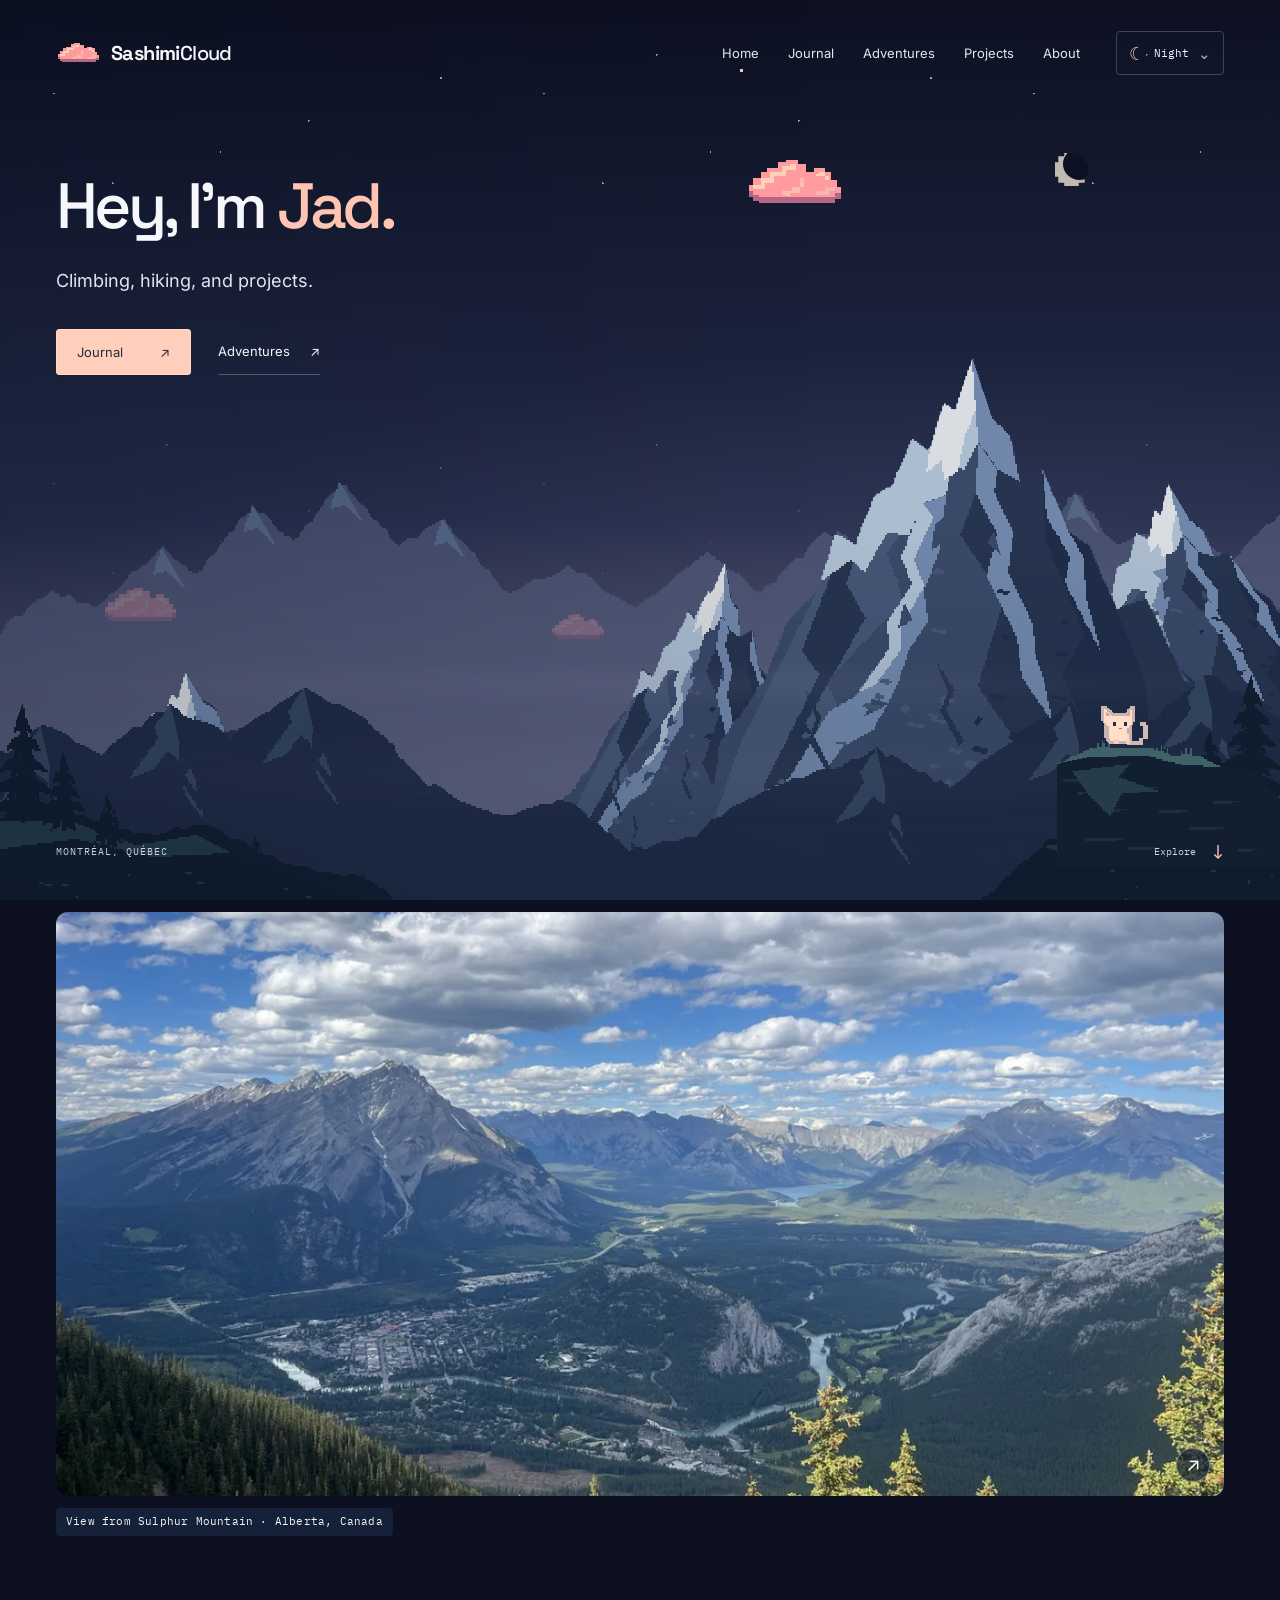
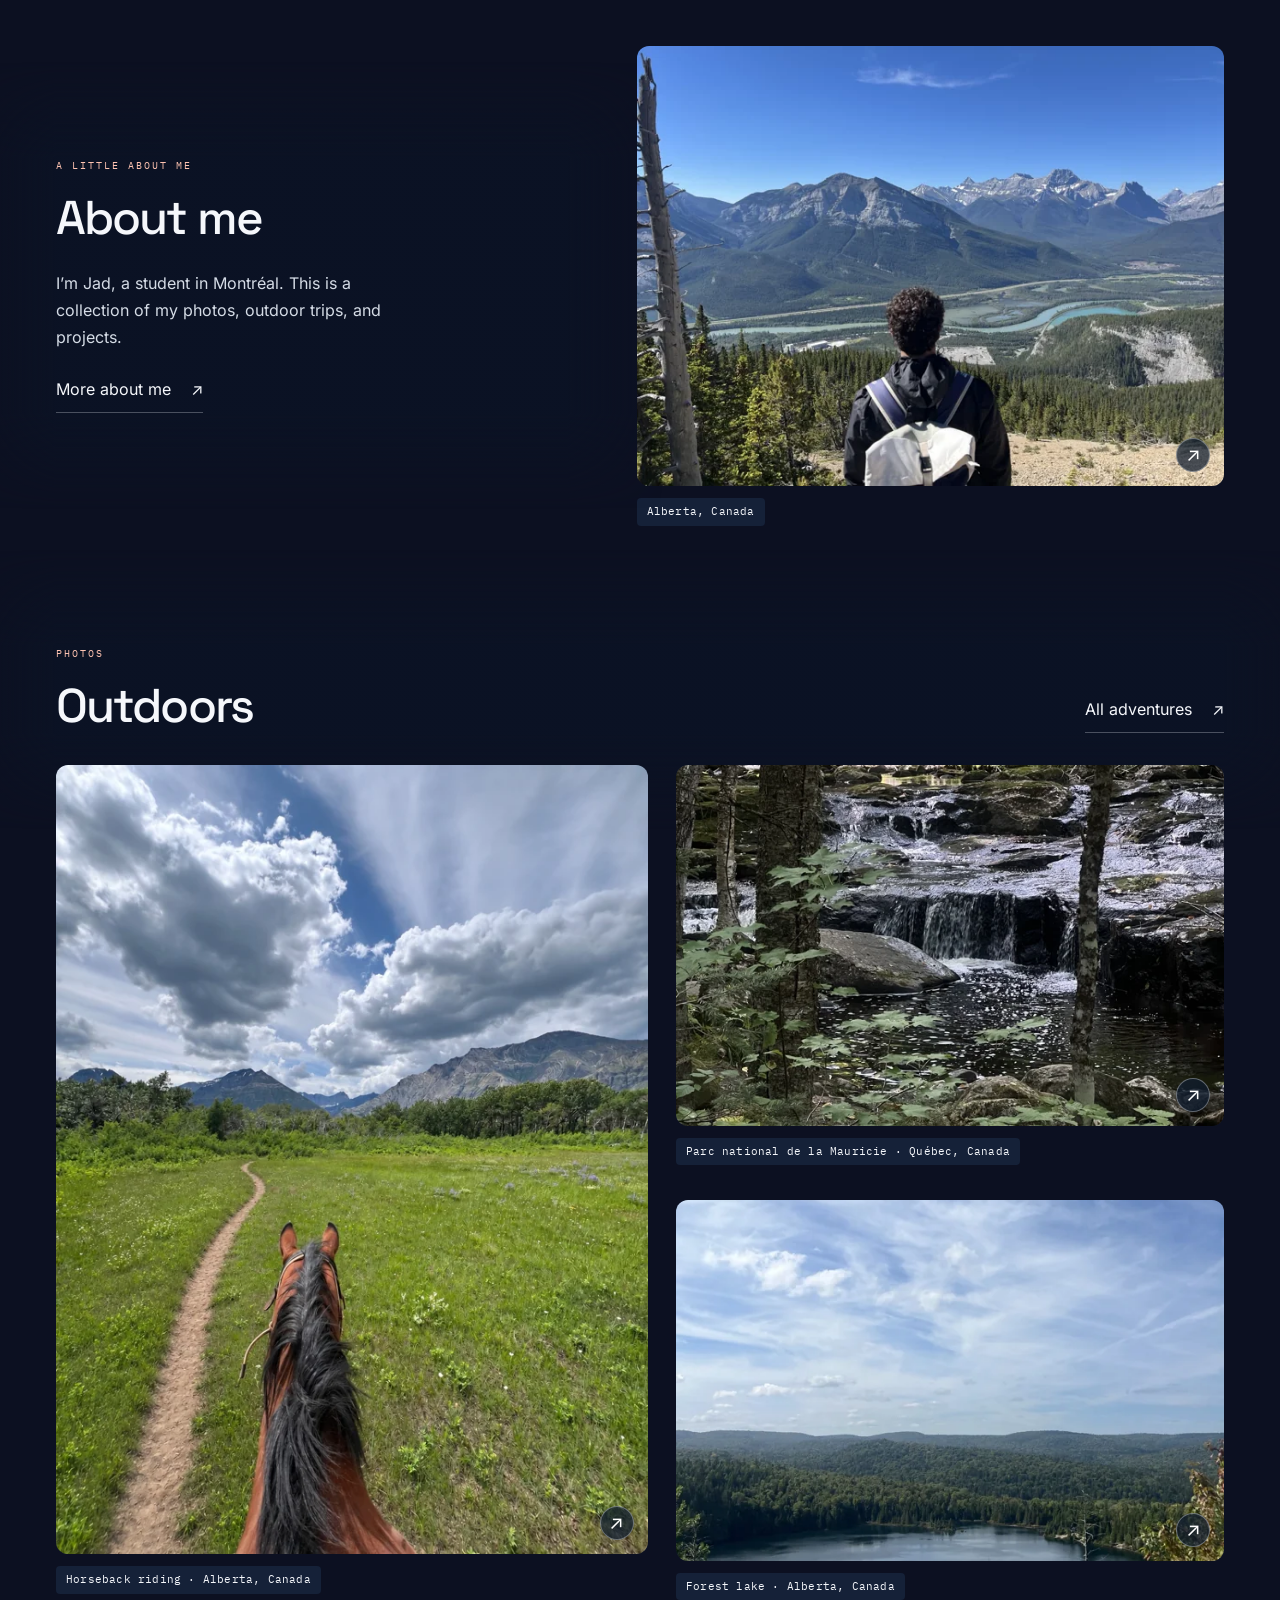
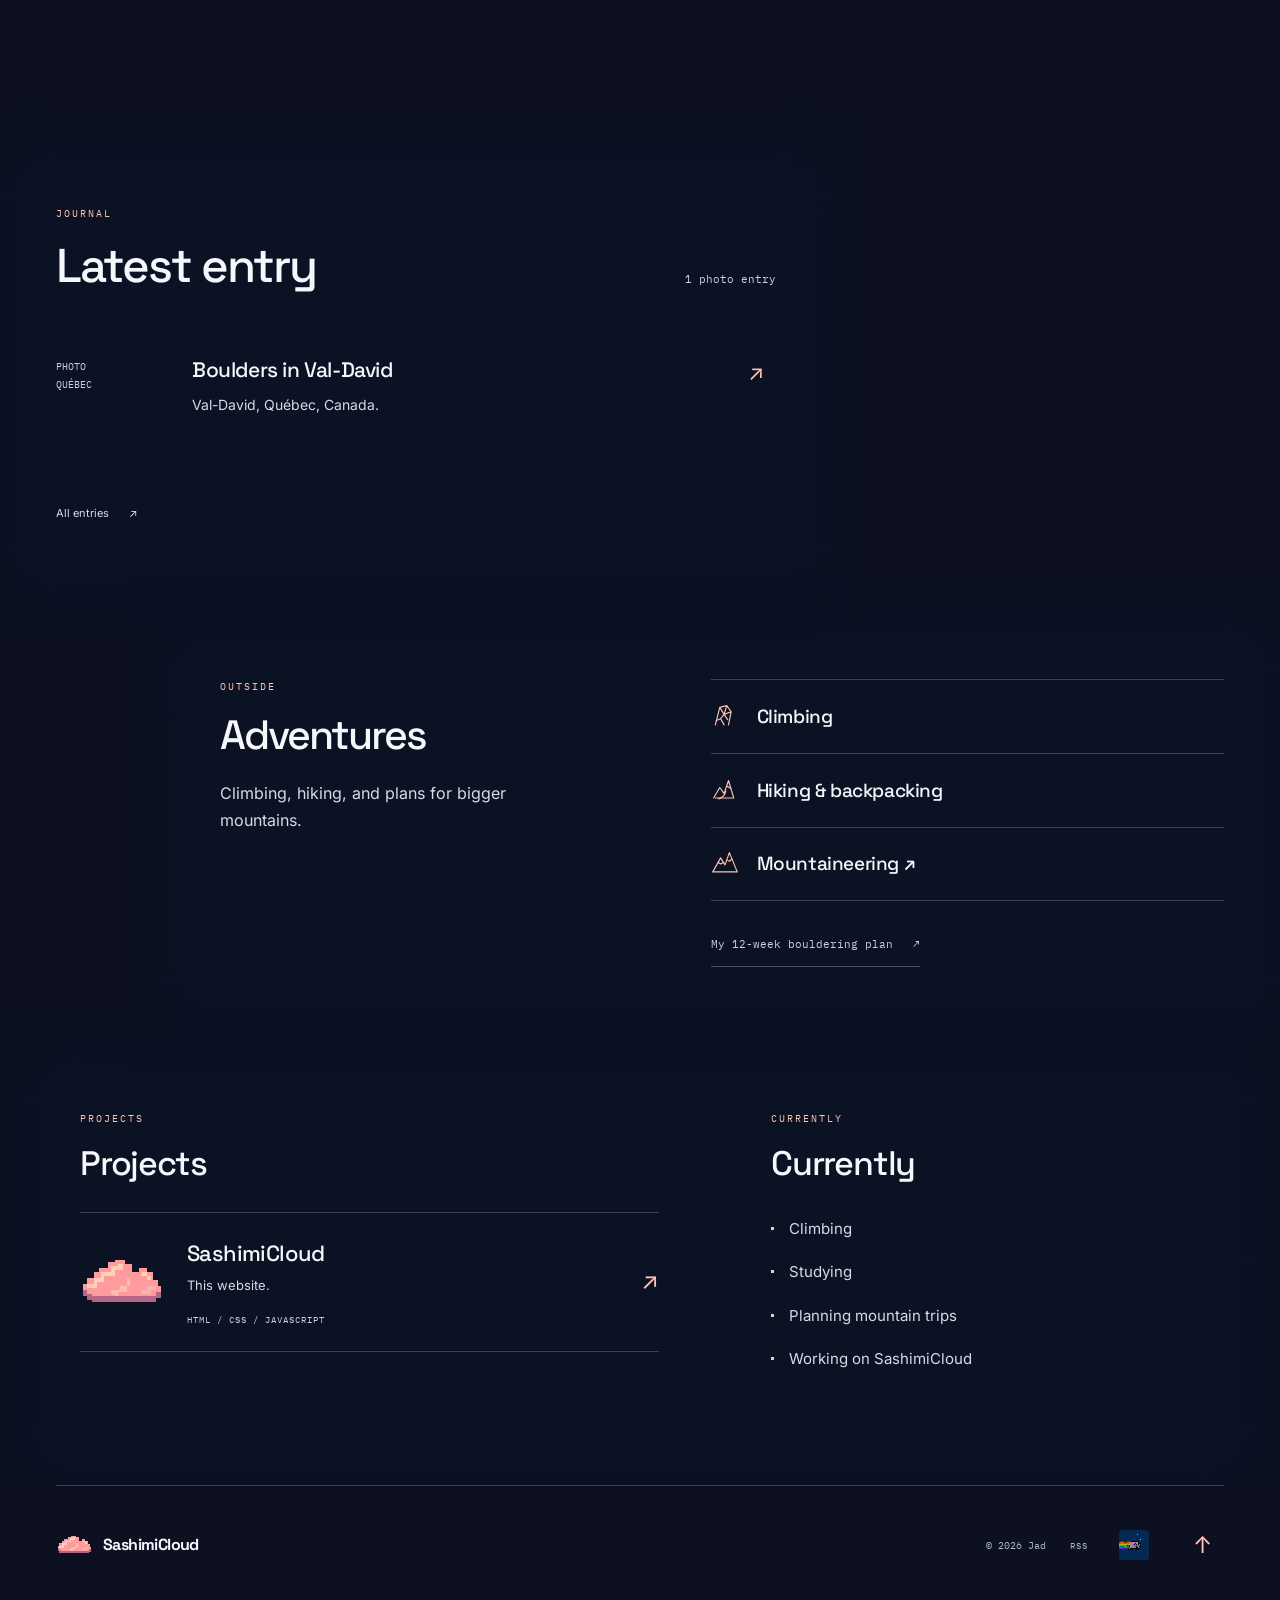
<file: index.html>
<!doctype html>
<html lang="en" data-sky="night">
<head>
<meta charset="utf-8"><meta name="viewport" content="width=device-width,initial-scale=1">
<meta name="theme-color" content="#0c1021"><meta name="description" content="Jad&#x27;s personal website. Climbing, hiking, building things, and occasional writing.">
<title>SashimiCloud — Jad</title>
<link rel="canonical" href="https://sashimicloud.com/">
<link rel="alternate" type="application/rss+xml" title="SashimiCloud journal" href="feed.xml">
<meta property="og:title" content="SashimiCloud — Jad">
<meta property="og:description" content="Jad&#x27;s personal website. Climbing, hiking, building things, and occasional writing.">
<meta property="og:url" content="https://sashimicloud.com/">
<meta property="og:site_name" content="SashimiCloud">
<meta property="og:type" content="website">
<meta name="twitter:card" content="summary">
<link rel="icon" href="assets/favicon.svg?v=20261021-art2" type="image/svg+xml">
<script src="theme-init.js"></script><link rel="stylesheet" href="fonts.css"><link rel="stylesheet" href="styles.css?v=20261021-launch"><script defer src="site.js?v=20261021-launch"></script>
<link rel="stylesheet" href="photos.css?v=20261102g"><script defer src="photos.js?v=20261102"></script>
</head>
<body id="home" class="photo-home">
<a class="skip-link" href="#main">Skip to content</a>
<div class="world" aria-hidden="true">
 <div class="sky"></div><div class="stars"></div><div class="moon"></div>
 <div class="horizon-glow"></div>
 <div class="scenery distant"></div><div class="scenery summits"></div>
 <div class="mist mist-one"></div>
 <div class="ambient-cloud cloud-one"><img src="assets/cloud.svg?v=20261021-art2" width="48" height="26" alt=""></div>
 <div class="ambient-cloud cloud-two"><img src="assets/cloud.svg?v=20261021-art2" width="48" height="26" alt=""></div>
 <div class="scenery ridge"></div><div class="mist mist-two"></div><div class="scenery foreground"></div>
 <div class="world-shade"></div>
</div>
<header class="header wrap">
 <a class="brand" href="index.html" aria-label="SashimiCloud home"><img src="assets/cloud-small.svg?v=20261021-art2" alt="" width="48" height="26"><span>Sashimi<span>Cloud</span></span></a>
 <nav class="desktop-nav" aria-label="Main"><a href="index.html" aria-current="page">Home</a><a href="journal.html">Journal</a><a href="adventures.html">Adventures</a><a href="projects.html">Projects</a><a href="about.html">About</a></nav>
 <div class="header-tools">
  <details class="atmosphere js-only" id="atmosphere"><summary aria-label="Choose sky atmosphere"><span class="sky-icon" aria-hidden="true">☾</span><span id="sky-label">Night</span><span class="chevron" aria-hidden="true">⌄</span></summary><div class="sky-panel"><fieldset><legend>Sky atmosphere</legend><label><input type="radio" name="sky" value="auto" checked>Auto <small>Your local time</small></label><label><input type="radio" name="sky" value="day">Day <span aria-hidden="true">☼</span></label><label><input type="radio" name="sky" value="sunset">Sunset <span aria-hidden="true">◒</span></label><label><input type="radio" name="sky" value="night">Night <span aria-hidden="true">☾</span></label></fieldset></div></details>
  <details class="mobile-menu" id="mobile-menu"><summary aria-label="Open navigation"><span></span><span></span></summary><nav aria-label="Mobile"><a href="index.html" aria-current="page">Home</a><a href="journal.html">Journal</a><a href="adventures.html">Adventures</a><a href="projects.html">Projects</a><a href="about.html">About</a></nav></details>
 </div>
</header>
<main id="main" tabindex="-1" class="">

 <section class="hero wrap" aria-labelledby="intro">
  <div class="hero-copy"><h1 id="intro">Hey, I’m <span>Jad.</span></h1><p class="intro">Climbing, hiking, and projects.</p><div class="hero-links"><a class="primary-link" href="journal.html">Journal <span aria-hidden="true">↗</span></a><a class="text-link" href="adventures.html">Adventures <span aria-hidden="true">↗</span></a></div></div>
  <button class="cloud-companion" type="button" aria-label="Say hello to the Sashimi Cloud" title="Say hello"><img src="assets/cloud.svg?v=20261021-art2" alt="" width="144" height="78"><span class="cloud-spark spark-a" aria-hidden="true">✦</span><span class="cloud-spark spark-b" aria-hidden="true">✧</span></button>
  <div class="cat-ledge"><div class="ledge-art" aria-hidden="true"></div><button class="cat" type="button" aria-label="Pet the cat" title="Pet the cat"><img class="cat-tail" src="assets/cat-tail.svg" width="40" height="40" alt=""><img class="cat-body" src="assets/cat.svg" width="72" height="60" alt=""><img class="cat-blink" src="assets/cat-blink.svg" width="72" height="60" alt=""><span class="cat-bubble" aria-hidden="true">mrrp.</span></button><span class="ledge-grass" aria-hidden="true"></span></div>
  <div class="hero-bottom"><span>MONTRÉAL, QUÉBEC</span><a href="#outside-lately">Explore <span aria-hidden="true">↓</span></a></div>
 </section>
 <div class="content-flow">
<section class="photo-banner wrap" aria-label="A view from the mountains"><figure class="photo-frame "><a class="photo-open" href="assets/photos/valley-1920.webp" data-caption="View from Sulphur Mountain · Alberta, Canada" aria-label="Enlarge: Mountain valley beneath a sky of scattered clouds"><img src="assets/photos/valley-1280.webp" srcset="assets/photos/valley-640.webp 640w, assets/photos/valley-1280.webp 1280w, assets/photos/valley-1920.webp 1920w" sizes="(max-width: 700px) 92vw, 1100px" width="1280" height="960" alt="Mountain valley beneath a sky of scattered clouds" loading="eager" decoding="async" fetchpriority="high"><span class="photo-expand" aria-hidden="true">↗</span></a><figcaption>View from Sulphur Mountain · Alberta, Canada</figcaption></figure></section>
<section class="photo-introduction wrap" aria-labelledby="photo-about-title"><div class="photo-intro-copy reading-surface"><p class="eyebrow">A LITTLE ABOUT ME</p><h2 id="photo-about-title">About me</h2><p>I’m Jad, a student in Montréal. This is a collection of my photos, outdoor trips, and projects.</p><a class="text-link" href="about.html">More about me <span aria-hidden="true">↗</span></a></div><figure class="photo-frame "><a class="photo-open" href="assets/photos/overlook-1920.webp" data-caption="Alberta, Canada" aria-label="Enlarge: Jad with a backpack looking across a river valley toward the mountains"><img src="assets/photos/overlook-1280.webp" srcset="assets/photos/overlook-640.webp 640w, assets/photos/overlook-1280.webp 1280w, assets/photos/overlook-1920.webp 1920w" sizes="(max-width: 700px) 92vw, 550px" width="1280" height="960" alt="Jad with a backpack looking across a river valley toward the mountains" loading="lazy" decoding="async" ><span class="photo-expand" aria-hidden="true">↗</span></a><figcaption>Alberta, Canada</figcaption></figure></section>
<section class="outside-lately wrap" id="outside-lately" aria-labelledby="outside-lately-title"><div class="section-heading reading-surface"><div><p class="eyebrow">PHOTOS</p><h2 id="outside-lately-title">Outdoors</h2></div><a class="text-link" href="adventures.html">All adventures <span aria-hidden="true">↗</span></a></div><div class="photo-editorial"><figure class="photo-frame photo-tall"><a class="photo-open" href="assets/photos/horseback-1920.webp" data-caption="Horseback riding · Alberta, Canada" aria-label="Enlarge: View between a horse’s ears along a meadow trail toward mountains"><img src="assets/photos/horseback-1280.webp" srcset="assets/photos/horseback-640.webp 640w, assets/photos/horseback-1280.webp 1280w, assets/photos/horseback-1920.webp 1920w" sizes="(max-width: 700px) 92vw, 550px" width="1086" height="1448" alt="View between a horse’s ears along a meadow trail toward mountains" loading="lazy" decoding="async" ><span class="photo-expand" aria-hidden="true">↗</span></a><figcaption>Horseback riding · Alberta, Canada</figcaption></figure><div class="photo-stack"><figure class="photo-frame "><a class="photo-open" href="assets/photos/stream-1920.webp" data-caption="Parc national de la Mauricie · Québec, Canada" aria-label="Enlarge: Small cascades flowing over rocks in a shaded forest"><img src="assets/photos/stream-1280.webp" srcset="assets/photos/stream-640.webp 640w, assets/photos/stream-1280.webp 1280w, assets/photos/stream-1920.webp 1920w" sizes="(max-width: 700px) 92vw, 550px" width="1152" height="1536" alt="Small cascades flowing over rocks in a shaded forest" loading="lazy" decoding="async" ><span class="photo-expand" aria-hidden="true">↗</span></a><figcaption>Parc national de la Mauricie · Québec, Canada</figcaption></figure><figure class="photo-frame "><a class="photo-open" href="assets/photos/lake-1920.webp" data-caption="Forest lake · Alberta, Canada" aria-label="Enlarge: Quiet lake surrounded by forest beneath wispy clouds"><img src="assets/photos/lake-1280.webp" srcset="assets/photos/lake-640.webp 640w, assets/photos/lake-1280.webp 1280w, assets/photos/lake-1920.webp 1920w" sizes="(max-width: 700px) 92vw, 550px" width="1152" height="1536" alt="Quiet lake surrounded by forest beneath wispy clouds" loading="lazy" decoding="async" ><span class="photo-expand" aria-hidden="true">↗</span></a><figcaption>Forest lake · Alberta, Canada</figcaption></figure></div></div></section>
 <section class="journal-section wrap" id="journal" aria-labelledby="journal-title"><div class="journal-surface reading-surface"><div class="section-heading"><div><p class="eyebrow">JOURNAL</p><h2 id="journal-title">Latest entry</h2></div><span class="small-note">1 photo entry</span></div><a class="journal-entry" href="journal/val-david.html"><span class="post-date">PHOTO<br>QUÉBEC</span><div><h3>Boulders in Val-David</h3><p>Val-David, Québec, Canada.</p></div><span class="entry-arrow" aria-hidden="true">↗</span></a><a class="quiet-link" href="journal.html">All entries <span aria-hidden="true">↗</span></a></div></section>
 <section class="adventures-section wrap" id="adventures" aria-labelledby="adventures-title"><div class="adventures-copy reading-surface"><div class="adventures-heading"><p class="eyebrow">OUTSIDE</p><h2 id="adventures-title">Adventures</h2><p class="section-description">Climbing, hiking, and plans for bigger mountains.</p></div><div class="adventures-details"><ul class="adventure-list"><li><span class="activity-icon" aria-hidden="true"><svg viewBox="0 0 32 32" aria-hidden="true"><path d="M5 25 10 5 18 3 23 10 20 25M10 5l5 8-4 5 4 7m3-22-3 10 8-3"/><path d="m6 20 5-2m4-5 4 6"/></svg></span><h3>Climbing</h3></li><li><span class="activity-icon" aria-hidden="true"><svg viewBox="0 0 32 32" aria-hidden="true"><path d="m3 24 7-12 5 7 5-15 6 20M5 24h21M18 10l4 3"/><path d="M9 25c9-4 6-6 8-9"/></svg></span><h3>Hiking &amp; backpacking</h3></li><li><span class="activity-icon" aria-hidden="true"><svg viewBox="0 0 32 32" aria-hidden="true"><path d="m2 25 9-16 5 8 5-14 9 22ZM8 14l3 2 3-2m4-3 3 2 3-3"/></svg></span><h3><a href="mountaineering.html">Mountaineering <span aria-hidden="true">↗</span></a></h3></li></ul><p class="small-note adventure-note"><a class="text-link" href="bouldering.html">My 12-week bouldering plan <span aria-hidden="true">↗</span></a></p></div></div></section>
 <div class="notes-section wrap">
 <div class="notes-surface reading-surface">
 <div class="upper-sections">
  <section class="projects" id="projects" aria-labelledby="projects-title"><p class="eyebrow">PROJECTS</p><h2 id="projects-title">Projects</h2><a class="project" href="projects.html"><span class="project-mark"><img src="assets/cloud.svg?v=20261021-art2" width="96" height="52" alt=""></span><span><span class="project-name">SashimiCloud</span><span class="project-description">This website.</span><span class="project-meta">HTML / CSS / JAVASCRIPT</span></span><span class="project-arrow" aria-hidden="true">↗</span></a></section>
  <section class="currently" aria-labelledby="currently-title"><p class="eyebrow">CURRENTLY</p><h2 id="currently-title">Currently</h2><ul><li>Climbing</li><li>Studying</li><li>Planning mountain trips</li><li>Working on SashimiCloud</li></ul></section>
 </div>

 </div>
 </div>
 </div>

</main>
<footer class="footer wrap"><a class="brand" href="index.html"><img src="assets/cloud-small.svg?v=20261021-art2" alt="" width="40" height="24"><span>SashimiCloud</span></a><span class="footer-note">© 2026 Jad</span><a class="feed-link" href="feed.xml" aria-label="Subscribe to the journal RSS feed">RSS</a><a class="old-cat" href="legacy/archive.html" aria-label="See the original Nyan Cat artwork" title="The original site"><img src="legacy/nyan_cat.png" alt="" width="40" height="40"></a><a class="back-top" href="#home" aria-label="Back to top">↑</a></footer>
<div class="sr-only" role="status" aria-live="polite" id="companion-status"></div>
</body></html>
</file>
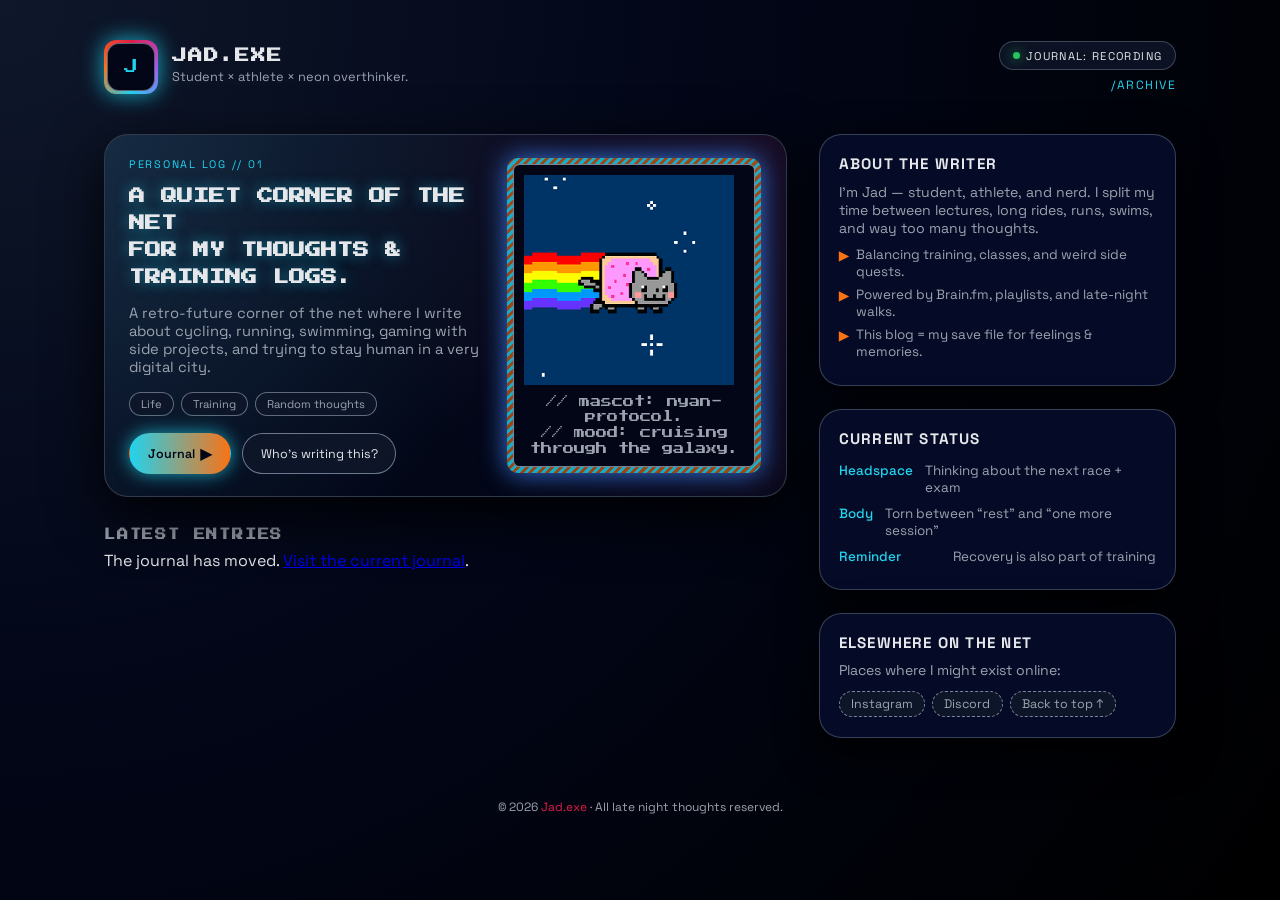
<file: legacy/index.html>
<!DOCTYPE html>
<html lang="en">
<head>
  <meta charset="UTF-8" />
  <title>Jad.exe | Neon Journal</title>
  <meta name="viewport" content="width=device-width, initial-scale=1" />

  <!-- Retro pixel-style font -->
  <link rel="preconnect" href="https://fonts.googleapis.com">
  <link rel="preconnect" href="https://fonts.gstatic.com" crossorigin>
  <link
    href="https://fonts.googleapis.com/css2?family=Press+Start+2P&family=Space+Grotesk:wght@400;500;700&display=swap"
    rel="stylesheet"
  >

  <style>
    :root {
      --bg: #050816;
      --bg-alt: #05020f;
      --text: #e5e7eb;
      --muted: #9ca3af;
      --accent: #22d3ee;   /* cyan */
      --accent-2: #f97316; /* neon orange */
      --accent-3: #e11d48; /* magenta */
      --card: rgba(6, 12, 40, 0.96);
      --border: rgba(148, 163, 184, 0.35);
      --shadow-neon: 0 0 22px rgba(34, 211, 238, 0.8);
    }

    * {
      margin: 0;
      padding: 0;
      box-sizing: border-box;
    }

    body {
      min-height: 100vh;
      font-family: "Space Grotesk", system-ui, -apple-system, BlinkMacSystemFont,
        "Segoe UI", sans-serif;
      background: radial-gradient(circle at 0% 0%, #0f172a 0, #020617 45%, #000 100%);
      color: var(--text);
      display: flex;
      justify-content: center;
      position: relative;
      overflow-x: hidden;
    }

    /* scanline overlay */
    body::before {
      content: "";
      pointer-events: none;
      position: fixed;
      inset: 0;
      background-image: linear-gradient(
        rgba(255, 255, 255, 0.03) 1px,
        transparent 1px
      );
      background-size: 100% 2px;
      mix-blend-mode: soft-light;
      opacity: 0.45;
      z-index: 0;
    }

    .page {
      position: relative;
      z-index: 1;
      width: 100%;
      max-width: 1120px;
      padding: 2.5rem 1.5rem 4rem;
    }

    header {
      display: flex;
      justify-content: space-between;
      align-items: center;
      gap: 1.5rem;
      margin-bottom: 2.5rem;
    }

    .brand {
      display: flex;
      align-items: center;
      gap: 0.9rem;
    }

    .avatar {
      width: 54px;
      height: 54px;
      border-radius: 12px;
      padding: 3px;
      background: conic-gradient(
        from 180deg,
        #22d3ee,
        #f97316,
        #e11d48,
        #a855f7,
        #22d3ee
      );
      display: flex;
      align-items: center;
      justify-content: center;
      box-shadow: var(--shadow-neon);
    }

    .avatar-inner {
      width: 100%;
      height: 100%;
      border-radius: inherit;
      background: #020617;
      border: 1px solid rgba(148, 163, 184, 0.6);
      display: flex;
      align-items: center;
      justify-content: center;
      font-family: "Press Start 2P", system-ui, sans-serif;
      font-size: 0.85rem;
      color: var(--accent);
    }

    .brand-text h1 {
      font-family: "Press Start 2P", system-ui, sans-serif;
      font-size: 0.9rem;
      letter-spacing: 0.12em;
      text-transform: uppercase;
      margin-bottom: 0.3rem;
    }

    .brand-text p {
      font-size: 0.8rem;
      color: var(--muted);
    }

    .header-right {
      display: flex;
      flex-direction: column;
      align-items: flex-end;
      gap: 0.4rem;
    }

    .status-pill {
      border-radius: 999px;
      border: 1px solid var(--border);
      padding: 0.4rem 0.8rem;
      font-size: 0.7rem;
      text-transform: uppercase;
      letter-spacing: 0.12em;
      display: inline-flex;
      align-items: center;
      gap: 0.4rem;
      background: rgba(15, 23, 42, 0.8);
    }

    .status-dot {
      width: 7px;
      height: 7px;
      border-radius: 999px;
      background: #22c55e;
      box-shadow: 0 0 12px rgba(34, 197, 94, 0.9);
    }

    .nav-link {
      font-size: 0.75rem;
      color: var(--accent);
      text-decoration: none;
      text-transform: uppercase;
      letter-spacing: 0.12em;
    }

    .nav-link:hover {
      text-decoration: underline;
    }

    main {
      display: grid;
      grid-template-columns: minmax(0, 2.1fr) minmax(0, 1.1fr);
      gap: 2rem;
      align-items: flex-start;
    }

    @media (max-width: 880px) {
      main {
        grid-template-columns: minmax(0, 1fr);
      }
      header {
        flex-direction: column;
        align-items: flex-start;
      }
      .header-right {
        align-items: flex-start;
      }
    }

    /* HERO */

    .hero {
      position: relative;
      border-radius: 1.5rem;
      border: 1px solid rgba(55, 65, 81, 0.9);
      background: radial-gradient(circle at top left, #0f172a, #020617 60%);
      padding: 1.4rem 1.5rem;
      box-shadow: 0 18px 55px rgba(0, 0, 0, 0.9);
      overflow: hidden;
      display: grid;
      grid-template-columns: minmax(0, 1.4fr) minmax(0, 1fr);
      gap: 1.3rem;
    }

    @media (max-width: 720px) {
      .hero {
        grid-template-columns: minmax(0, 1fr);
      }
    }

    .hero::before {
      content: "";
      position: absolute;
      inset: -40%;
      background:
        radial-gradient(circle at 0% 0%, rgba(56, 189, 248, 0.23), transparent 55%),
        radial-gradient(circle at 100% 0%, rgba(236, 72, 153, 0.18), transparent 55%);
      mix-blend-mode: screen;
      opacity: 0.85;
      pointer-events: none;
    }

    .hero-inner {
      position: relative;
      z-index: 1;
    }

    .hero-label {
      font-size: 0.68rem;
      letter-spacing: 0.16em;
      text-transform: uppercase;
      color: var(--accent);
      margin-bottom: 0.7rem;
    }

    .hero-title {
      font-family: "Press Start 2P", system-ui, sans-serif;
      font-size: 1rem;
      line-height: 1.7;
      text-transform: uppercase;
      margin-bottom: 0.8rem;
      text-shadow: 0 0 14px rgba(34, 211, 238, 0.5);
    }

    .hero-subtitle {
      font-size: 0.92rem;
      color: var(--muted);
      max-width: 32rem;
      margin-bottom: 1rem;
    }

    .hero-tags {
      display: flex;
      flex-wrap: wrap;
      gap: 0.4rem;
      margin-bottom: 1.1rem;
    }

    .hero-tag {
      font-size: 0.7rem;
      padding: 0.24rem 0.7rem;
      border-radius: 999px;
      border: 1px solid rgba(148, 163, 184, 0.6);
      background: rgba(15, 23, 42, 0.85);
      color: var(--muted);
    }

    .hero-cta {
      display: flex;
      flex-wrap: wrap;
      gap: 0.7rem;
    }

    .btn-primary,
    .btn-ghost {
      font-size: 0.78rem;
      padding: 0.55rem 1.1rem;
      border-radius: 999px;
      border: 1px solid rgba(148, 163, 184, 0.7);
      background: rgba(15, 23, 42, 0.9);
      color: var(--text);
      display: inline-flex;
      align-items: center;
      gap: 0.35rem;
      text-decoration: none;
      cursor: pointer;
      transition: transform 0.1s ease, box-shadow 0.1s ease, border-color 0.1s ease;
    }

    .btn-primary {
      background: linear-gradient(90deg, #22d3ee, #f97316);
      border-color: transparent;
      color: #020617;
      box-shadow: 0 0 18px rgba(34, 211, 238, 0.75);
      font-weight: 600;
    }

    .btn-primary:hover {
      transform: translateY(-1px);
      box-shadow: 0 0 26px rgba(34, 211, 238, 0.9);
    }

    .btn-ghost:hover {
      transform: translateY(-1px);
      border-color: var(--accent);
      box-shadow: 0 0 18px rgba(34, 211, 238, 0.5);
    }

    .btn-primary .chevron {
      font-size: 1rem;
    }

    /* HERO IMAGE */

    .hero-art {
      position: relative;
      z-index: 1;
      display: flex;
      align-items: center;
      justify-content: center;
    }

    .pixel-frame {
      position: relative;
      padding: 0.4rem;
      border-radius: 0.7rem;
      background: repeating-linear-gradient(
        -45deg,
        rgba(249, 115, 22, 0.6),
        rgba(249, 115, 22, 0.6) 3px,
        rgba(34, 211, 238, 0.8) 3px,
        rgba(34, 211, 238, 0.8) 6px
      );
      box-shadow: 0 0 26px rgba(59, 130, 246, 0.9);
      animation: framePulse 3.2s infinite alternate;
    }

    .pixel-frame-inner {
      border-radius: 0.4rem;
      background: #020617;
      padding: 0.6rem;
      border: 1px solid rgba(148, 163, 184, 0.8);
    }

    .pixel-frame img {
      display: block;
      width: 210px;
      height: 210px;
      image-rendering: pixelated;
    }

    .pixel-caption {
      margin-top: 0.55rem;
      font-size: 0.7rem;
      text-align: center;
      color: var(--muted);
      font-family: "Press Start 2P", system-ui, sans-serif;
      line-height: 1.4;
    }

    @keyframes framePulse {
      from {
        transform: translateY(2px);
        box-shadow: 0 0 16px rgba(34, 211, 238, 0.65);
      }
      to {
        transform: translateY(-2px);
        box-shadow: 0 0 30px rgba(236, 72, 153, 0.9);
      }
    }

    /* POSTS */

    .section-title {
      margin: 2rem 0 0.6rem;
      font-family: "Press Start 2P", system-ui, sans-serif;
      font-size: 0.7rem;
      text-transform: uppercase;
      letter-spacing: 0.16em;
      color: var(--muted);
    }

    .posts {
      display: flex;
      flex-direction: column;
      gap: 0.9rem;
    }

    .post {
      position: relative;
      border-radius: 1rem;
      border: 1px solid var(--border);
      background: var(--card);
      padding: 1rem 1.1rem;
      cursor: pointer;
      transition: transform 0.12s ease, box-shadow 0.12s ease,
        border-color 0.12s ease;
      overflow: hidden;
    }

    .post::before {
      content: "";
      position: absolute;
      inset: 0;
      background: linear-gradient(
        90deg,
        transparent,
        rgba(56, 189, 248, 0.12),
        transparent
      );
      opacity: 0;
      pointer-events: none;
      transition: opacity 0.12s ease;
    }

    .post:hover {
      transform: translateY(-2px);
      border-color: rgba(56, 189, 248, 0.8);
      box-shadow: 0 16px 40px rgba(15, 23, 42, 0.85);
    }

    .post:hover::before {
      opacity: 1;
    }

    .post-header {
      display: flex;
      justify-content: space-between;
      align-items: flex-start;
      gap: 0.8rem;
      margin-bottom: 0.3rem;
    }

    .post-title {
      font-size: 0.98rem;
      font-weight: 600;
    }

    .post-meta {
      font-size: 0.72rem;
      color: var(--muted);
      display: flex;
      flex-wrap: wrap;
      gap: 0.4rem;
      align-items: center;
    }

    .post-meta-dot {
      width: 4px;
      height: 4px;
      border-radius: 999px;
      background: var(--muted);
    }

    .pill {
      font-size: 0.7rem;
      padding: 0.18rem 0.6rem;
      border-radius: 999px;
      background: rgba(34, 211, 238, 0.1);
      border: 1px solid rgba(34, 211, 238, 0.9);
      color: var(--accent);
      text-transform: uppercase;
      letter-spacing: 0.08em;
    }

    .post-excerpt {
      font-size: 0.88rem;
      color: var(--muted);
      margin-top: 0.25rem;
    }

    .post-tags {
      display: flex;
      flex-wrap: wrap;
      gap: 0.4rem;
      margin-top: 0.5rem;
    }

    .post-tag {
      font-size: 0.7rem;
      padding: 0.12rem 0.55rem;
      border-radius: 999px;
      border: 1px solid rgba(148, 163, 184, 0.8);
      color: var(--muted);
    }

    .post-body {
      margin-top: 0.7rem;
      font-size: 0.9rem;
      color: var(--text);
      display: none;
    }

    .post-body p + p {
      margin-top: 0.6rem;
    }

    .post-body ul {
      margin: 0.4rem 0 0 1.1rem;
      list-style: square;
      font-size: 0.9rem;
    }

    .post.open .post-body {
      display: block;
    }

    .post.open::after {
      content: "▶ OPEN LOG";
      position: absolute;
      top: 0.75rem;
      right: 0.8rem;
      font-size: 0.6rem;
      font-family: "Press Start 2P", system-ui, sans-serif;
      padding: 0.2rem 0.55rem;
      border-radius: 999px;
      background: rgba(15, 23, 42, 0.8);
      border: 1px solid rgba(148, 163, 184, 0.8);
      color: var(--accent-2);
    }

    /* SIDEBAR */

    aside {
      position: sticky;
      top: 1.5rem;
      align-self: flex-start;
    }

    @media (max-width: 880px) {
      aside {
        position: static;
      }
    }

    .card {
      background: var(--card);
      border-radius: 1.4rem;
      border: 1px solid var(--border);
      padding: 1.2rem 1.2rem 1.25rem;
      margin-bottom: 1.4rem;
      box-shadow: 0 14px 40px rgba(0, 0, 0, 0.9);
    }

    .card h2 {
      font-size: 0.95rem;
      margin-bottom: 0.6rem;
      text-transform: uppercase;
      letter-spacing: 0.08em;
    }

    .card p {
      font-size: 0.88rem;
      color: var(--muted);
    }

    .about-highlights {
      list-style: none;
      margin-top: 0.6rem;
      font-size: 0.84rem;
      color: var(--muted);
    }

    .about-highlights li {
      display: flex;
      gap: 0.4rem;
      margin-bottom: 0.35rem;
    }

    .about-highlights span.bullet {
      font-size: 0.85rem;
      color: var(--accent-2);
      margin-top: 0.06rem;
    }

    .list {
      list-style: none;
      margin-top: 0.45rem;
      font-size: 0.84rem;
      color: var(--muted);
    }

    .list li {
      display: flex;
      justify-content: space-between;
      gap: 0.8rem;
      padding: 0.28rem 0;
    }

    .list-label {
      font-weight: 500;
      color: var(--accent);
    }

    .socials {
      display: flex;
      flex-wrap: wrap;
      gap: 0.45rem;
      margin-top: 0.7rem;
    }

    .chip {
      font-size: 0.78rem;
      padding: 0.26rem 0.7rem;
      border-radius: 999px;
      border: 1px dashed rgba(148, 163, 184, 0.8);
      color: var(--muted);
      text-decoration: none;
      background: rgba(15, 23, 42, 0.9);
      transition: border-color 0.12s ease, box-shadow 0.12s ease;
    }

    .chip:hover {
      border-color: var(--accent);
      box-shadow: 0 0 15px rgba(34, 211, 238, 0.7);
    }

    footer {
      margin-top: 2.4rem;
      font-size: 0.75rem;
      color: var(--muted);
      text-align: center;
    }

    footer span.glitch {
      color: var(--accent-3);
    }
  </style>
</head>
<body>
  <div class="page">
    <header>
      <div class="brand">
        <div class="avatar">
          <div class="avatar-inner">J</div>
        </div>
        <div class="brand-text">
          <h1>Jad.exe</h1>
          <p>Student × athlete × neon overthinker.</p>
        </div>
      </div>

      <div class="header-right">
        <div class="status-pill">
          <span class="status-dot"></span>
          <span>Journal: Recording</span>
        </div>
        <a href="archive.html" class="nav-link">/archive</a>
      </div>
    </header>

    <main>
      <!-- LEFT: HERO + POSTS -->
      <section aria-label="Main content">
        <section class="hero" id="top">
          <div class="hero-inner">
            <p class="hero-label">Personal log // 01</p>
            <h2 class="hero-title">
              A quiet corner of the net<br />for my thoughts &amp; training logs.
            </h2>
            <p class="hero-subtitle">
              A retro-future corner of the net where I write about cycling,
              running, swimming, gaming with side projects, and trying to stay
              human in a very digital city.
            </p>

            <div class="hero-tags">
              <span class="hero-tag">Life</span>
              <span class="hero-tag">Training</span>
              <span class="hero-tag">Random thoughts</span>
            </div>

            <div class="hero-cta">
              <a href="#latest" class="btn-primary">
                <span>Journal</span>
                <span class="chevron">▶</span>
              </a>
              <a href="#about" class="btn-ghost">
                <span>Who’s writing this?</span>
              </a>
            </div>
          </div>

          <div class="hero-art">
            <div class="pixel-frame">
              <div class="pixel-frame-inner">
                <!-- MAIN CAT IMAGE -->
                <img src="nyan_cat.png" alt="Pixel cat flying through space" />
                <div class="pixel-caption">
                  // mascot: nyan-protocol.<br />
                  // mood: cruising through the galaxy.
                </div>
              </div>
            </div>
          </div>
        </section>

        <h3 class="section-title" id="latest">Latest entries</h3>

        <section class="posts"><p>The journal has moved. <a href="../journal.html">Visit the current journal</a>.</p></section>
      </section>

      <!-- RIGHT: SIDEBAR -->
      <aside aria-label="Sidebar">
        <section class="card" id="about">
          <h2>About the writer</h2>
          <p>
            I’m Jad — student, athlete, and nerd. I split my time between
            lectures, long rides, runs, swims, and way too many thoughts.
          </p>
          <ul class="about-highlights">
            <li>
              <span class="bullet">▶</span>
              <span>Balancing training, classes, and weird side quests.</span>
            </li>
            <li>
              <span class="bullet">▶</span>
              <span>Powered by Brain.fm, playlists, and late-night walks.</span>
            </li>
            <li>
              <span class="bullet">▶</span>
              <span>This blog = my save file for feelings &amp; memories.</span>
            </li>
          </ul>
        </section>

        <section class="card">
          <h2>Current status</h2>
          <ul class="list">
            <li>
              <span class="list-label">Headspace</span>
              <span>Thinking about the next race + exam</span>
            </li>
            <li>
              <span class="list-label">Body</span>
              <span>Torn between “rest” and “one more session”</span>
            </li>
            <li>
              <span class="list-label">Reminder</span>
              <span>Recovery is also part of training</span>
            </li>
          </ul>
        </section>

        <section class="card">
          <h2>Elsewhere on the net</h2>
          <p>Places where I might exist online:</p>
          <div class="socials">
            <!-- replace # with your actual links -->
            <a href="https://www.instagram.com/pyjamathlete/" class="chip">Instagram</a>
            <a href="https://discord.gg/RQPpyBXb" class="chip">Discord</a>
            <a href="#top" class="chip">Back to top ↑</a>
          </div>
        </section>
      </aside>
    </main>

    <footer>
      <p>
        © <span id="year"></span> <span class="glitch">Jad.exe</span> ·
        All late night thoughts reserved.
      </p>
    </footer>
  </div>

  <script>
    // footer year
    document.getElementById("year").textContent = new Date().getFullYear();

    // expand / collapse posts
    const posts = document.querySelectorAll(".post");
    posts.forEach((post) => {
      post.addEventListener("click", (e) => {
        const tag = e.target.tagName.toLowerCase();
        if (tag === "a" || tag === "button") return;
        post.classList.toggle("open");
      });
    });
  </script>
</body>
</html>
</file>
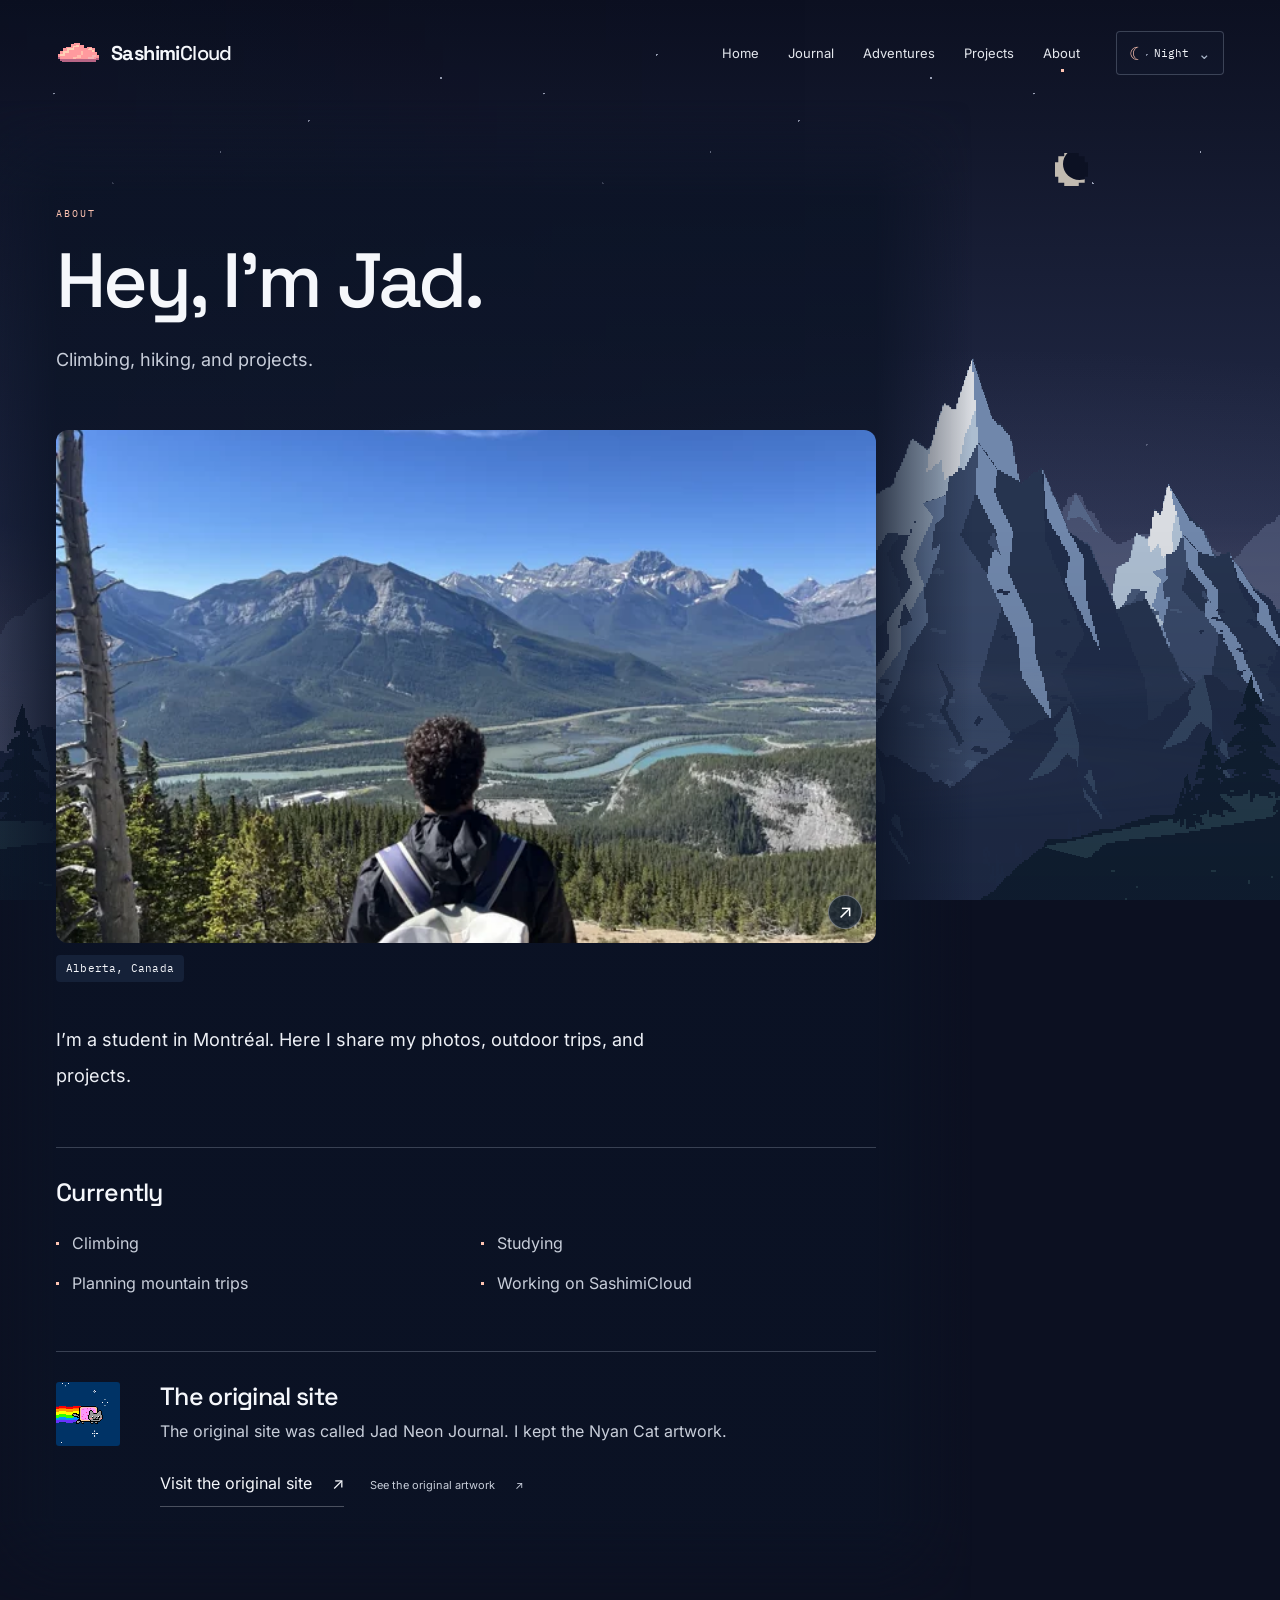
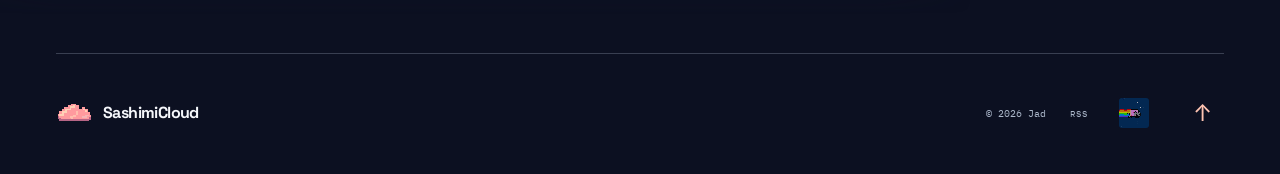
<file: about.html>
<!doctype html>
<html lang="en" data-sky="night">
<head>
<meta charset="utf-8"><meta name="viewport" content="width=device-width,initial-scale=1">
<meta name="theme-color" content="#0c1021"><meta name="description" content="Jad is a student in Montréal who climbs, hikes, builds things, and occasionally writes about them.">
<title>About Jad — SashimiCloud</title>
<link rel="canonical" href="https://sashimicloud.com/about.html">
<link rel="alternate" type="application/rss+xml" title="SashimiCloud journal" href="feed.xml">
<meta property="og:title" content="About Jad — SashimiCloud">
<meta property="og:description" content="Jad is a student in Montréal who climbs, hikes, builds things, and occasionally writes about them.">
<meta property="og:url" content="https://sashimicloud.com/about.html">
<meta property="og:site_name" content="SashimiCloud">
<meta property="og:type" content="website">
<meta name="twitter:card" content="summary">
<link rel="icon" href="assets/favicon.svg?v=20261021-art2" type="image/svg+xml">
<script src="theme-init.js"></script><link rel="stylesheet" href="fonts.css"><link rel="stylesheet" href="styles.css?v=20261021-launch"><script defer src="site.js?v=20261021-launch"></script>
<link rel="stylesheet" href="photos.css?v=20261102g"><script defer src="photos.js?v=20261102"></script>
</head>
<body id="home" class="inner-page">
<a class="skip-link" href="#main">Skip to content</a>
<div class="world" aria-hidden="true">
 <div class="sky"></div><div class="stars"></div><div class="moon"></div>
 <div class="horizon-glow"></div>
 <div class="scenery distant"></div><div class="scenery summits"></div>
 <div class="mist mist-one"></div>
 <div class="ambient-cloud cloud-one"><img src="assets/cloud.svg?v=20261021-art2" width="48" height="26" alt=""></div>
 <div class="ambient-cloud cloud-two"><img src="assets/cloud.svg?v=20261021-art2" width="48" height="26" alt=""></div>
 <div class="scenery ridge"></div><div class="mist mist-two"></div><div class="scenery foreground"></div>
 <div class="world-shade"></div>
</div>
<header class="header wrap">
 <a class="brand" href="index.html" aria-label="SashimiCloud home"><img src="assets/cloud-small.svg?v=20261021-art2" alt="" width="48" height="26"><span>Sashimi<span>Cloud</span></span></a>
 <nav class="desktop-nav" aria-label="Main"><a href="index.html">Home</a><a href="journal.html">Journal</a><a href="adventures.html">Adventures</a><a href="projects.html">Projects</a><a href="about.html" aria-current="page">About</a></nav>
 <div class="header-tools">
  <details class="atmosphere js-only" id="atmosphere"><summary aria-label="Choose sky atmosphere"><span class="sky-icon" aria-hidden="true">☾</span><span id="sky-label">Night</span><span class="chevron" aria-hidden="true">⌄</span></summary><div class="sky-panel"><fieldset><legend>Sky atmosphere</legend><label><input type="radio" name="sky" value="auto" checked>Auto <small>Your local time</small></label><label><input type="radio" name="sky" value="day">Day <span aria-hidden="true">☼</span></label><label><input type="radio" name="sky" value="sunset">Sunset <span aria-hidden="true">◒</span></label><label><input type="radio" name="sky" value="night">Night <span aria-hidden="true">☾</span></label></fieldset></div></details>
  <details class="mobile-menu" id="mobile-menu"><summary aria-label="Open navigation"><span></span><span></span></summary><nav aria-label="Mobile"><a href="index.html">Home</a><a href="journal.html">Journal</a><a href="adventures.html">Adventures</a><a href="projects.html">Projects</a><a href="about.html" aria-current="page">About</a></nav></details>
 </div>
</header>
<main id="main" tabindex="-1" class="inner-main">
<div class="page-wrap wrap">
 <div class="page-surface reading-surface">
  <header class="page-heading"><p class="eyebrow">ABOUT</p><h1>Hey, I’m Jad.</h1><p class="page-intro">Climbing, hiking, and projects.</p></header>
<figure class="photo-frame about-photo"><a class="photo-open" href="assets/photos/overlook-1920.webp" data-caption="Alberta, Canada" aria-label="Enlarge: Jad with a backpack looking across a river valley toward the mountains"><img src="assets/photos/overlook-1280.webp" srcset="assets/photos/overlook-640.webp 640w, assets/photos/overlook-1280.webp 1280w, assets/photos/overlook-1920.webp 1920w" sizes="(max-width: 700px) 92vw, 550px" width="1280" height="960" alt="Jad with a backpack looking across a river valley toward the mountains" loading="lazy" decoding="async" ><span class="photo-expand" aria-hidden="true">↗</span></a><figcaption>Alberta, Canada</figcaption></figure>
  <div class="prose about-prose"><p>I’m a student in Montréal. Here I share my photos, outdoor trips, and projects.</p></div>
  <section class="about-current"><h2>Currently</h2><ul><li>Climbing</li><li>Studying</li><li>Planning mountain trips</li><li>Working on SashimiCloud</li></ul></section>
  <section class="old-site-note"><img src="legacy/nyan_cat.png" width="64" height="64" alt="Nyan Cat artwork from my original website"><div><h2>The original site</h2><p>The original site was called Jad Neon Journal. I kept the Nyan Cat artwork.</p><a class="text-link" href="legacy/index.html">Visit the original site <span aria-hidden="true">↗</span></a><a class="quiet-link" href="archive.html">See the original artwork <span aria-hidden="true">↗</span></a></div></section>
 </div>
</div>

</main>
<footer class="footer wrap"><a class="brand" href="index.html"><img src="assets/cloud-small.svg?v=20261021-art2" alt="" width="40" height="24"><span>SashimiCloud</span></a><span class="footer-note">© 2026 Jad</span><a class="feed-link" href="feed.xml" aria-label="Subscribe to the journal RSS feed">RSS</a><a class="old-cat" href="legacy/archive.html" aria-label="See the original Nyan Cat artwork" title="The original site"><img src="legacy/nyan_cat.png" alt="" width="40" height="40"></a><a class="back-top" href="#home" aria-label="Back to top">↑</a></footer>
<div class="sr-only" role="status" aria-live="polite" id="companion-status"></div>
</body></html>
</file>
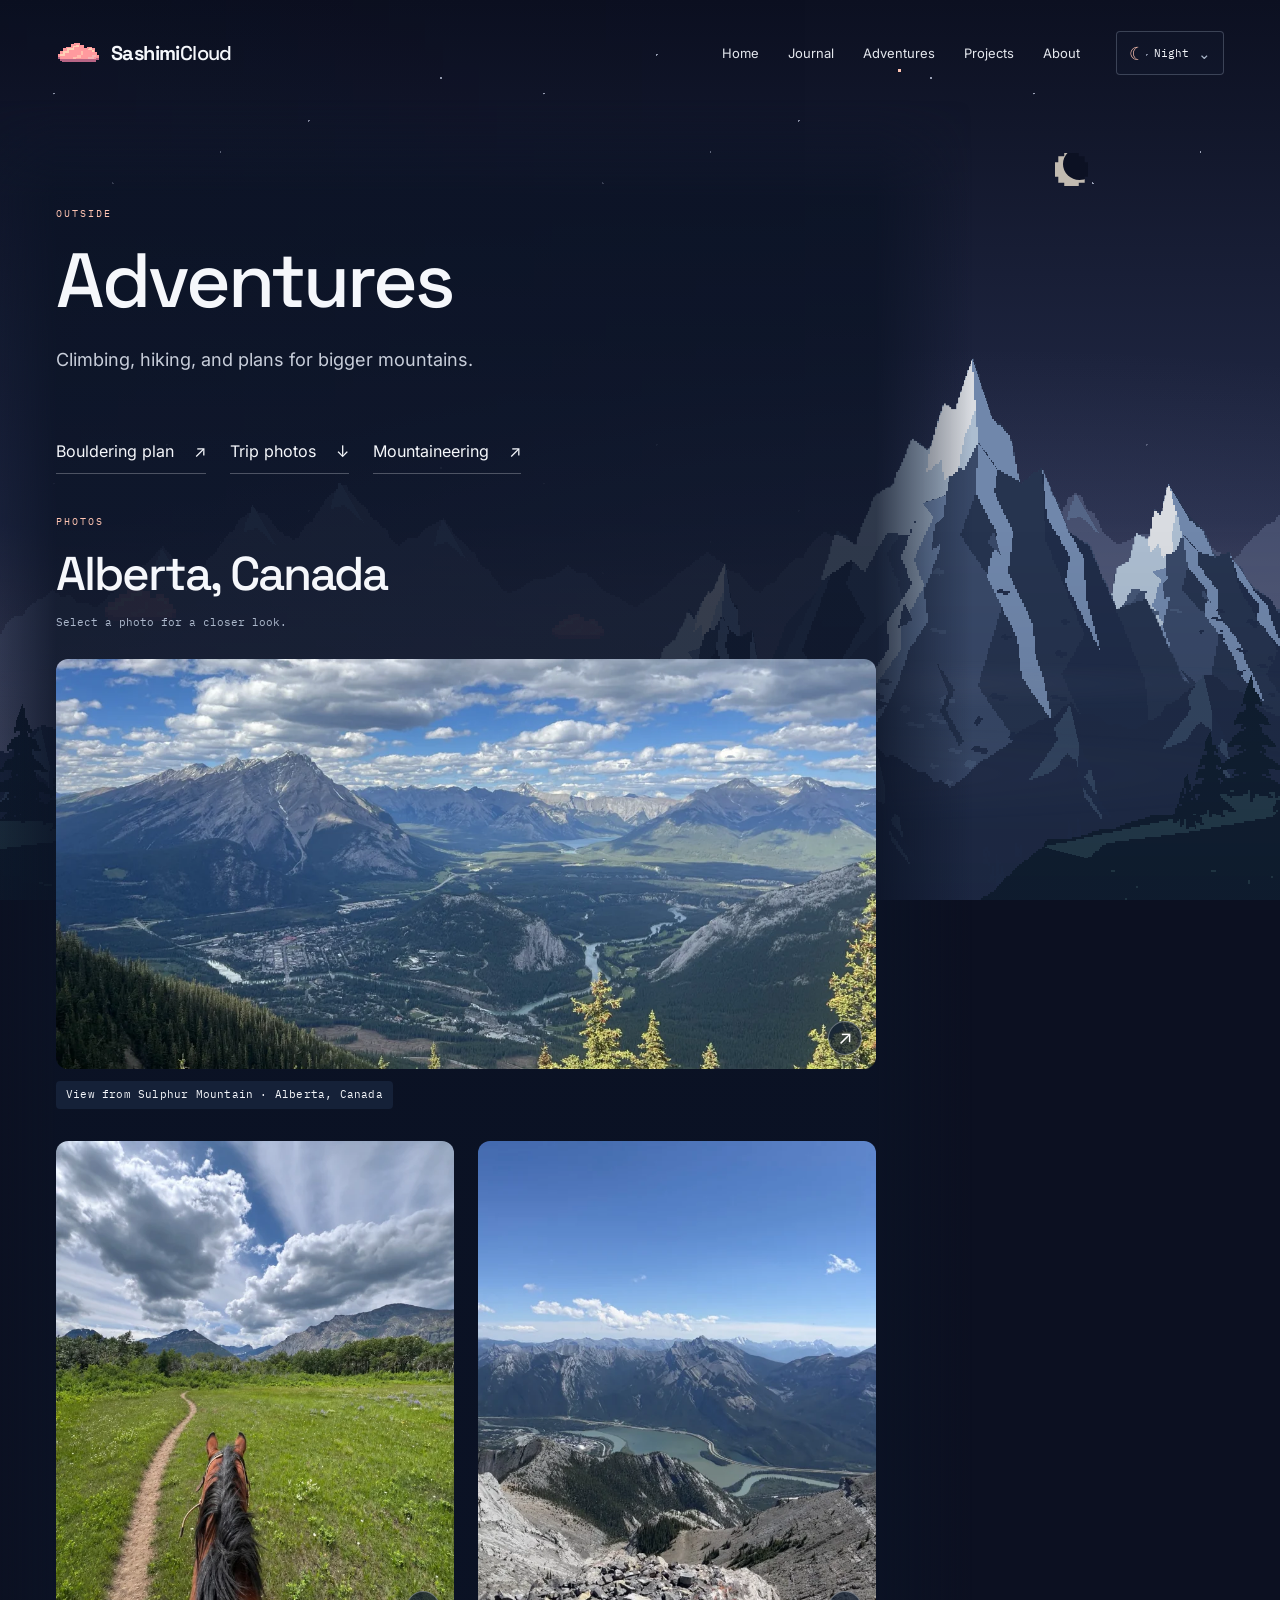
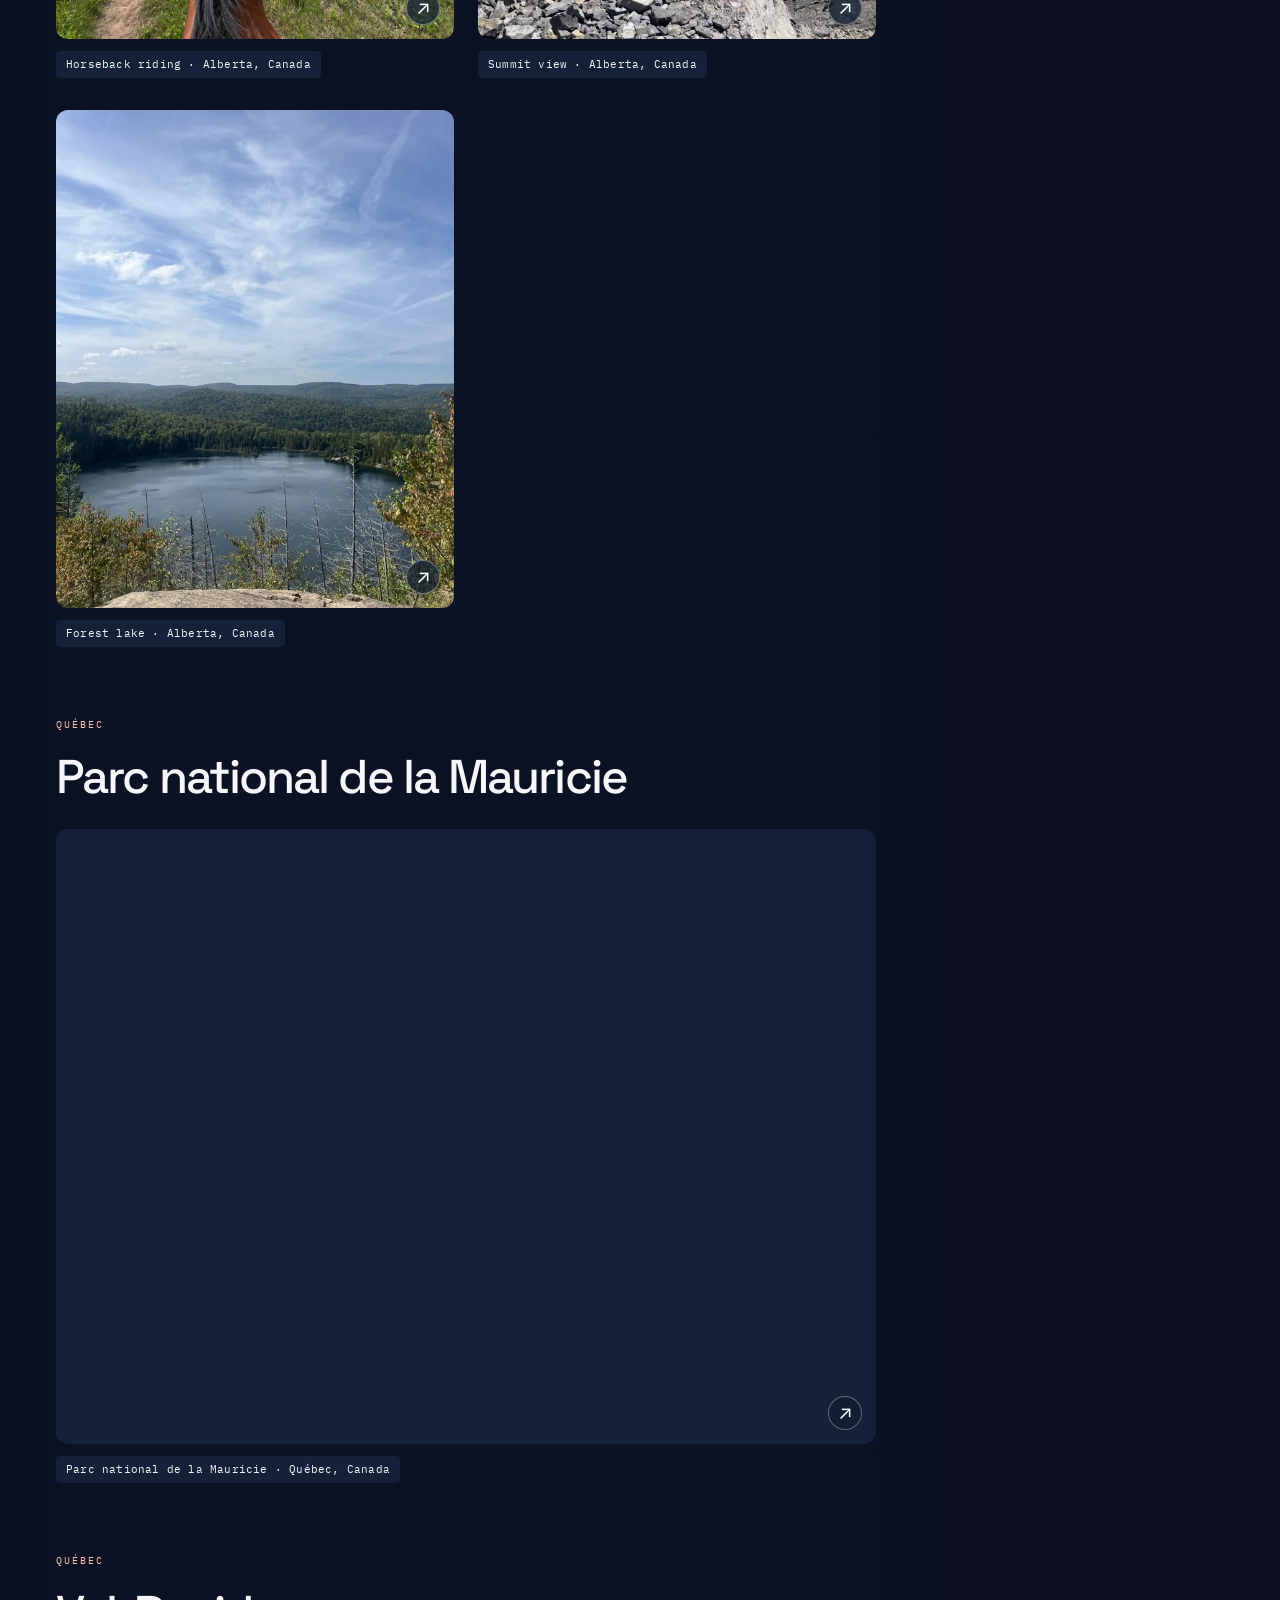
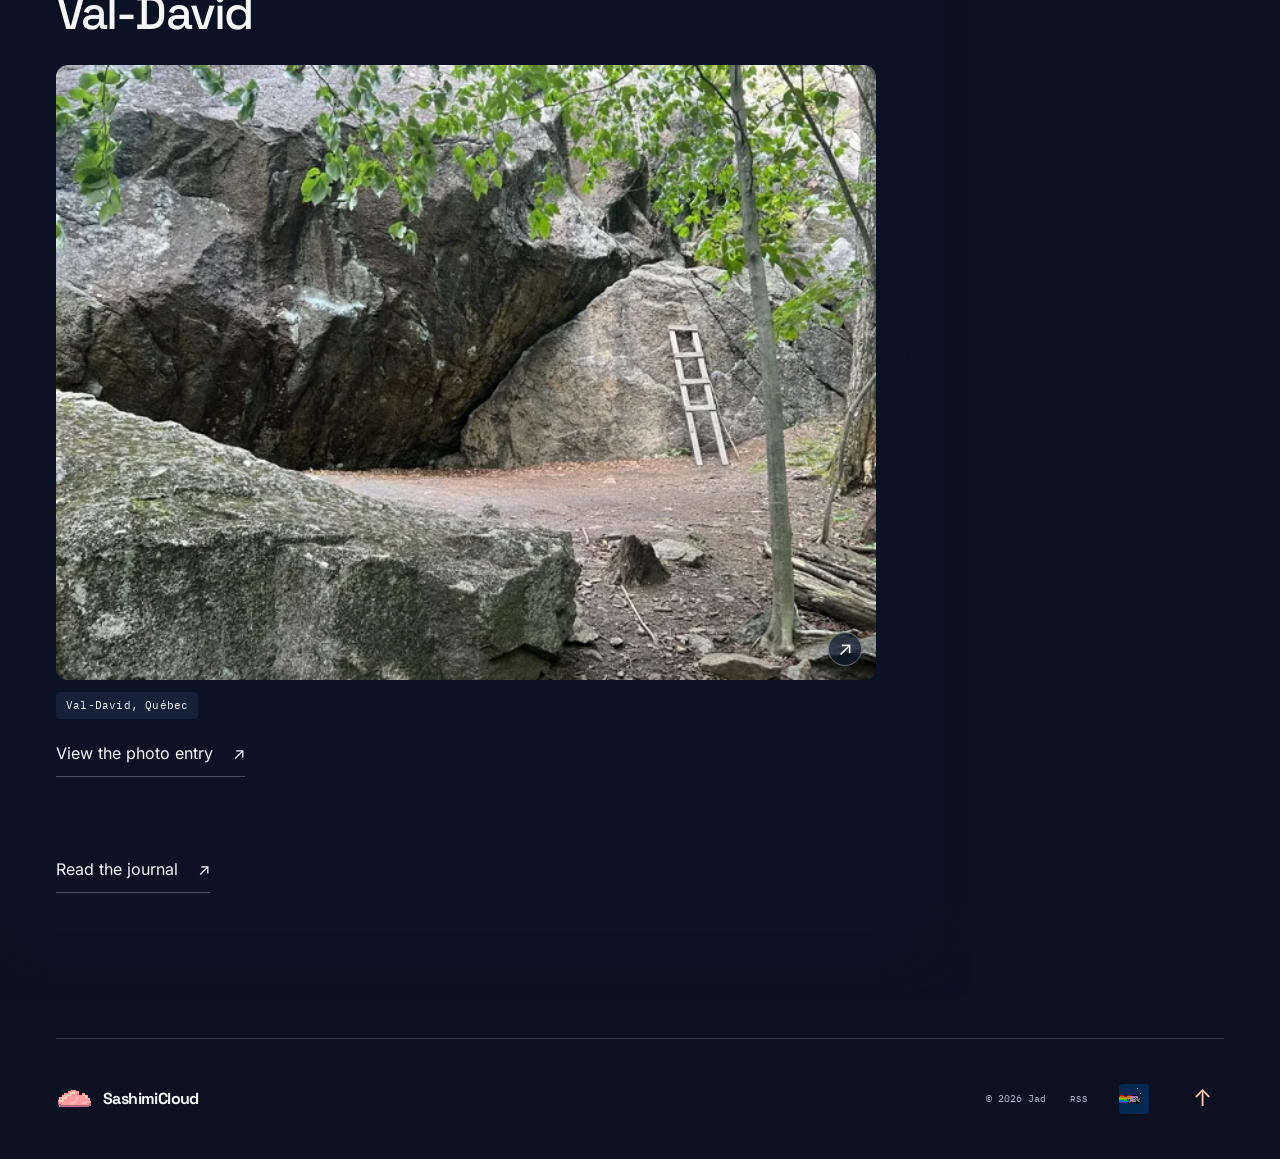
<file: adventures.html>
<!doctype html>
<html lang="en" data-sky="night">
<head>
<meta charset="utf-8"><meta name="viewport" content="width=device-width,initial-scale=1">
<meta name="theme-color" content="#0c1021"><meta name="description" content="Climbing, hiking, backpacking, and plans for bigger mountains.">
<title>Adventures — SashimiCloud</title>
<link rel="canonical" href="https://sashimicloud.com/adventures.html">
<link rel="alternate" type="application/rss+xml" title="SashimiCloud journal" href="feed.xml">
<meta property="og:title" content="Adventures — SashimiCloud">
<meta property="og:description" content="Climbing, hiking, backpacking, and plans for bigger mountains.">
<meta property="og:url" content="https://sashimicloud.com/adventures.html">
<meta property="og:site_name" content="SashimiCloud">
<meta property="og:type" content="website">
<meta name="twitter:card" content="summary">
<link rel="icon" href="assets/favicon.svg?v=20261021-art2" type="image/svg+xml">
<script src="theme-init.js"></script><link rel="stylesheet" href="fonts.css"><link rel="stylesheet" href="styles.css?v=20261021-launch"><script defer src="site.js?v=20261021-launch"></script>
<link rel="stylesheet" href="photos.css?v=field-notes"><script defer src="photos.js?v=20261102"></script>
</head>
<body id="home" class="inner-page">
<a class="skip-link" href="#main">Skip to content</a>
<div class="world" aria-hidden="true">
 <div class="sky"></div><div class="stars"></div><div class="moon"></div>
 <div class="horizon-glow"></div>
 <div class="scenery distant"></div><div class="scenery summits"></div>
 <div class="mist mist-one"></div>
 <div class="ambient-cloud cloud-one"><img src="assets/cloud.svg?v=20261021-art2" width="48" height="26" alt=""></div>
 <div class="ambient-cloud cloud-two"><img src="assets/cloud.svg?v=20261021-art2" width="48" height="26" alt=""></div>
 <div class="scenery ridge"></div><div class="mist mist-two"></div><div class="scenery foreground"></div>
 <div class="world-shade"></div>
</div>
<header class="header wrap">
 <a class="brand" href="index.html" aria-label="SashimiCloud home"><img src="assets/cloud-small.svg?v=20261021-art2" alt="" width="48" height="26"><span>Sashimi<span>Cloud</span></span></a>
 <nav class="desktop-nav" aria-label="Main"><a href="index.html">Home</a><a href="journal.html">Journal</a><a href="adventures.html" aria-current="page">Adventures</a><a href="projects.html">Projects</a><a href="about.html">About</a></nav>
 <div class="header-tools">
  <details class="atmosphere js-only" id="atmosphere"><summary aria-label="Choose sky atmosphere"><span class="sky-icon" aria-hidden="true">☾</span><span id="sky-label">Night</span><span class="chevron" aria-hidden="true">⌄</span></summary><div class="sky-panel"><fieldset><legend>Sky atmosphere</legend><label><input type="radio" name="sky" value="auto" checked>Auto <small>Your local time</small></label><label><input type="radio" name="sky" value="day">Day <span aria-hidden="true">☼</span></label><label><input type="radio" name="sky" value="sunset">Sunset <span aria-hidden="true">◒</span></label><label><input type="radio" name="sky" value="night">Night <span aria-hidden="true">☾</span></label></fieldset></div></details>
  <details class="mobile-menu" id="mobile-menu"><summary aria-label="Open navigation"><span></span><span></span></summary><nav aria-label="Mobile"><a href="index.html">Home</a><a href="journal.html">Journal</a><a href="adventures.html" aria-current="page">Adventures</a><a href="projects.html">Projects</a><a href="about.html">About</a></nav></details>
 </div>
</header>
<main id="main" tabindex="-1" class="inner-main">
<div class="page-wrap wrap">
 <div class="page-surface reading-surface">
  <header class="page-heading"><p class="eyebrow">OUTSIDE</p><h1>Adventures</h1><p class="page-intro">Climbing, hiking, and plans for bigger mountains.</p></header>
  <nav class="adventure-shortcuts" aria-label="Explore Adventures">
   <a class="text-link" href="bouldering.html">Bouldering plan <span aria-hidden="true">↗</span></a>
   <a class="text-link" href="#trip-photos">Trip photos <span aria-hidden="true">↓</span></a>
   <a class="text-link" href="mountaineering.html">Mountaineering <span aria-hidden="true">↗</span></a>
  </nav>
<section id="trip-photos" class="adventure-photos" aria-labelledby="field-notes-title"><p class="eyebrow">PHOTOS</p><h2 id="field-notes-title">Alberta, Canada</h2><p class="small-note">Select a photo for a closer look.</p><div class="photo-collection"><figure class="photo-frame "><a class="photo-open" href="assets/photos/valley-1920.webp" data-caption="View from Sulphur Mountain · Alberta, Canada" aria-label="Enlarge: Mountain valley beneath a sky of scattered clouds"><img src="assets/photos/valley-1280.webp" srcset="assets/photos/valley-640.webp 640w, assets/photos/valley-1280.webp 1280w, assets/photos/valley-1920.webp 1920w" sizes="(max-width: 700px) 92vw, 1100px" width="1280" height="960" alt="Mountain valley beneath a sky of scattered clouds" loading="lazy" decoding="async" ><span class="photo-expand" aria-hidden="true">↗</span></a><figcaption>View from Sulphur Mountain · Alberta, Canada</figcaption></figure><figure class="photo-frame "><a class="photo-open" href="assets/photos/horseback-1920.webp" data-caption="Horseback riding · Alberta, Canada" aria-label="Enlarge: View between a horse’s ears along a meadow trail toward mountains"><img src="assets/photos/horseback-1280.webp" srcset="assets/photos/horseback-640.webp 640w, assets/photos/horseback-1280.webp 1280w, assets/photos/horseback-1920.webp 1920w" sizes="(max-width: 700px) 92vw, 550px" width="1086" height="1448" alt="View between a horse’s ears along a meadow trail toward mountains" loading="lazy" decoding="async" ><span class="photo-expand" aria-hidden="true">↗</span></a><figcaption>Horseback riding · Alberta, Canada</figcaption></figure><figure class="photo-frame "><a class="photo-open" href="assets/photos/summit-1920.webp" data-caption="Summit view · Alberta, Canada" aria-label="Enlarge: Rocky summit overlooking a winding river and mountain ridges"><img src="assets/photos/summit-1280.webp" srcset="assets/photos/summit-640.webp 640w, assets/photos/summit-1280.webp 1280w, assets/photos/summit-1920.webp 1920w" sizes="(max-width: 700px) 92vw, 550px" width="1170" height="1549" alt="Rocky summit overlooking a winding river and mountain ridges" loading="lazy" decoding="async" ><span class="photo-expand" aria-hidden="true">↗</span></a><figcaption>Summit view · Alberta, Canada</figcaption></figure><figure class="photo-frame "><a class="photo-open" href="assets/photos/lake-1920.webp" data-caption="Forest lake · Alberta, Canada" aria-label="Enlarge: Quiet lake surrounded by forest beneath wispy clouds"><img src="assets/photos/lake-1280.webp" srcset="assets/photos/lake-640.webp 640w, assets/photos/lake-1280.webp 1280w, assets/photos/lake-1920.webp 1920w" sizes="(max-width: 700px) 92vw, 550px" width="1152" height="1536" alt="Quiet lake surrounded by forest beneath wispy clouds" loading="lazy" decoding="async" ><span class="photo-expand" aria-hidden="true">↗</span></a><figcaption>Forest lake · Alberta, Canada</figcaption></figure></div></section>
<section class="quebec-entry"><p class="eyebrow">QUÉBEC</p><h2>Parc national de la Mauricie</h2><figure class="photo-frame "><a class="photo-open" href="assets/photos/stream-1920.webp" data-caption="Parc national de la Mauricie · Québec, Canada" aria-label="Enlarge: Small cascades flowing over rocks in a shaded forest"><img src="assets/photos/stream-1280.webp" srcset="assets/photos/stream-640.webp 640w, assets/photos/stream-1280.webp 1280w, assets/photos/stream-1920.webp 1920w" sizes="(max-width: 700px) 92vw, 550px" width="1152" height="1536" alt="Small cascades flowing over rocks in a shaded forest" loading="lazy" decoding="async" ><span class="photo-expand" aria-hidden="true">↗</span></a><figcaption>Parc national de la Mauricie · Québec, Canada</figcaption></figure></section><section class="quebec-entry"><p class="eyebrow">QUÉBEC</p><h2>Val-David</h2><figure class="photo-frame "><a class="photo-open" href="assets/photos/boulders-1920.webp" data-caption="Val-David, Québec" aria-label="Enlarge: Overhanging boulders in a leafy forest, with a wooden ladder nearby"><img src="assets/photos/boulders-1280.webp" srcset="assets/photos/boulders-640.webp 640w, assets/photos/boulders-1280.webp 1280w, assets/photos/boulders-1920.webp 1920w" sizes="(max-width: 700px) 92vw, 550px" width="1280" height="960" alt="Overhanging boulders in a leafy forest, with a wooden ladder nearby" loading="lazy" decoding="async" ><span class="photo-expand" aria-hidden="true">↗</span></a><figcaption>Val-David, Québec</figcaption></figure><a class="text-link" href="journal/val-david.html">View the photo entry <span aria-hidden="true">↗</span></a></section>
  <a class="text-link" href="journal.html">Read the journal <span aria-hidden="true">↗</span></a>
 </div>
</div>

</main>
<footer class="footer wrap"><a class="brand" href="index.html"><img src="assets/cloud-small.svg?v=20261021-art2" alt="" width="40" height="24"><span>SashimiCloud</span></a><span class="footer-note">© 2026 Jad</span><a class="feed-link" href="feed.xml" aria-label="Subscribe to the journal RSS feed">RSS</a><a class="old-cat" href="legacy/archive.html" aria-label="See the original Nyan Cat artwork" title="The original site"><img src="legacy/nyan_cat.png" alt="" width="40" height="40"></a><a class="back-top" href="#home" aria-label="Back to top">↑</a></footer>
<div class="sr-only" role="status" aria-live="polite" id="companion-status"></div>
</body></html>
</file>
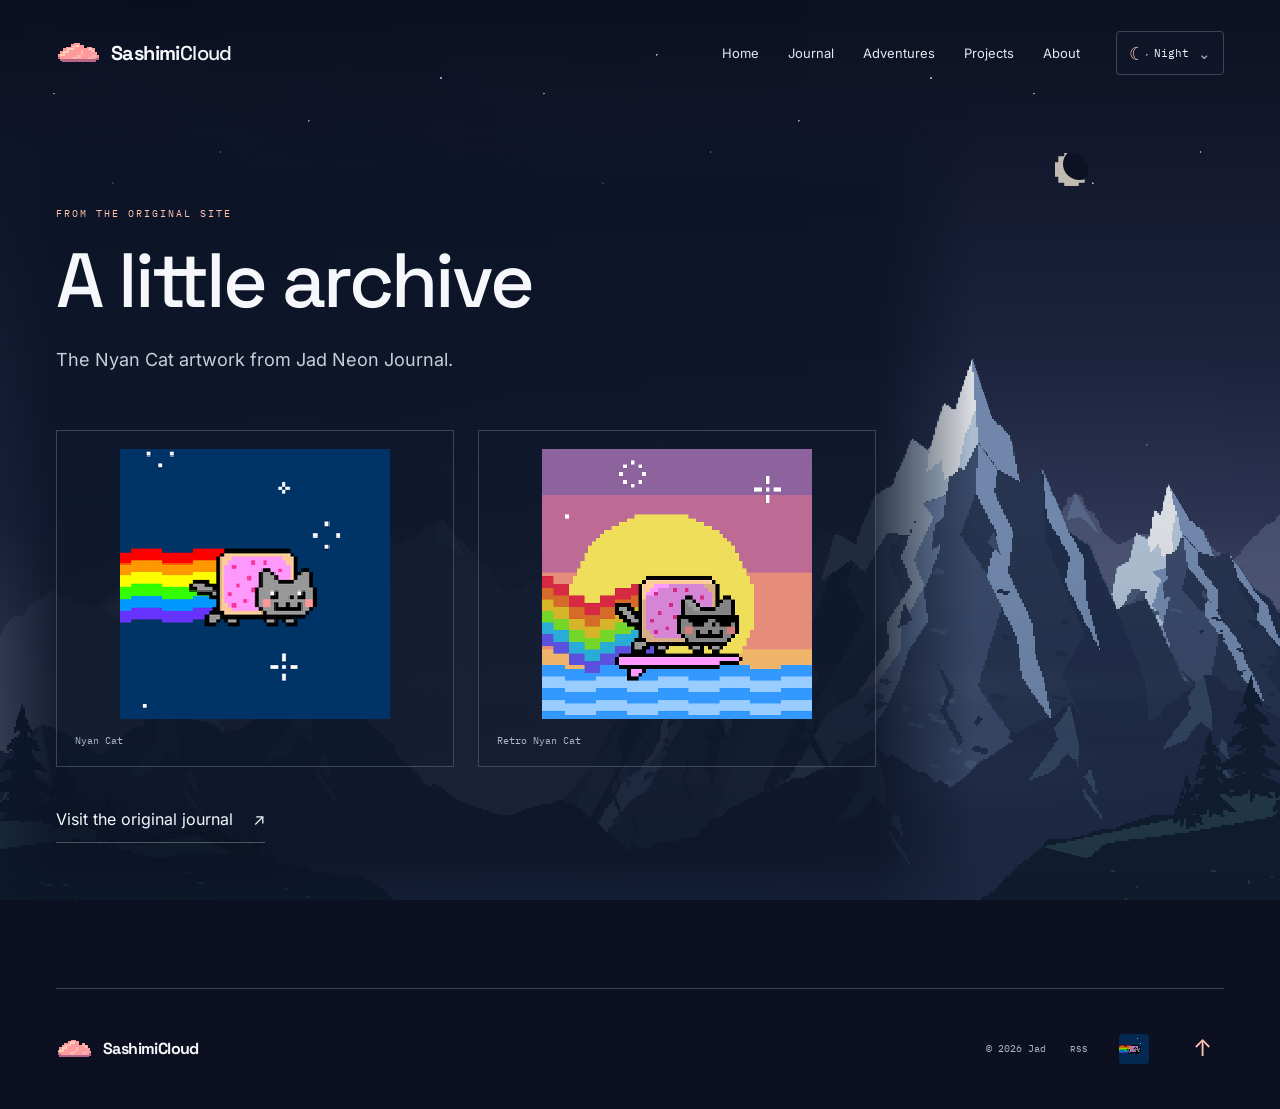
<file: archive.html>
<!doctype html>
<html lang="en" data-sky="night">
<head>
<meta charset="utf-8"><meta name="viewport" content="width=device-width,initial-scale=1">
<meta name="theme-color" content="#0c1021"><meta name="description" content="The original Nyan Cat artwork from Jad Neon Journal.">
<title>A little archive — SashimiCloud</title>
<link rel="canonical" href="https://sashimicloud.com/archive.html">
<link rel="alternate" type="application/rss+xml" title="SashimiCloud journal" href="feed.xml">
<meta property="og:title" content="A little archive — SashimiCloud">
<meta property="og:description" content="The original Nyan Cat artwork from Jad Neon Journal.">
<meta property="og:url" content="https://sashimicloud.com/archive.html">
<meta property="og:site_name" content="SashimiCloud">
<meta property="og:type" content="website">
<meta name="twitter:card" content="summary">
<link rel="icon" href="assets/favicon.svg?v=20261021-art2" type="image/svg+xml">
<script src="theme-init.js"></script><link rel="stylesheet" href="fonts.css"><link rel="stylesheet" href="styles.css?v=20261021-launch"><script defer src="site.js?v=20261021-launch"></script>
</head>
<body id="home" class="inner-page">
<a class="skip-link" href="#main">Skip to content</a>
<div class="world" aria-hidden="true">
 <div class="sky"></div><div class="stars"></div><div class="moon"></div>
 <div class="horizon-glow"></div>
 <div class="scenery distant"></div><div class="scenery summits"></div>
 <div class="mist mist-one"></div>
 <div class="ambient-cloud cloud-one"><img src="assets/cloud.svg?v=20261021-art2" width="48" height="26" alt=""></div>
 <div class="ambient-cloud cloud-two"><img src="assets/cloud.svg?v=20261021-art2" width="48" height="26" alt=""></div>
 <div class="scenery ridge"></div><div class="mist mist-two"></div><div class="scenery foreground"></div>
 <div class="world-shade"></div>
</div>
<header class="header wrap">
 <a class="brand" href="index.html" aria-label="SashimiCloud home"><img src="assets/cloud-small.svg?v=20261021-art2" alt="" width="48" height="26"><span>Sashimi<span>Cloud</span></span></a>
 <nav class="desktop-nav" aria-label="Main"><a href="index.html">Home</a><a href="journal.html">Journal</a><a href="adventures.html">Adventures</a><a href="projects.html">Projects</a><a href="about.html">About</a></nav>
 <div class="header-tools">
  <details class="atmosphere js-only" id="atmosphere"><summary aria-label="Choose sky atmosphere"><span class="sky-icon" aria-hidden="true">☾</span><span id="sky-label">Night</span><span class="chevron" aria-hidden="true">⌄</span></summary><div class="sky-panel"><fieldset><legend>Sky atmosphere</legend><label><input type="radio" name="sky" value="auto" checked>Auto <small>Your local time</small></label><label><input type="radio" name="sky" value="day">Day <span aria-hidden="true">☼</span></label><label><input type="radio" name="sky" value="sunset">Sunset <span aria-hidden="true">◒</span></label><label><input type="radio" name="sky" value="night">Night <span aria-hidden="true">☾</span></label></fieldset></div></details>
  <details class="mobile-menu" id="mobile-menu"><summary aria-label="Open navigation"><span></span><span></span></summary><nav aria-label="Mobile"><a href="index.html">Home</a><a href="journal.html">Journal</a><a href="adventures.html">Adventures</a><a href="projects.html">Projects</a><a href="about.html">About</a></nav></details>
 </div>
</header>
<main id="main" tabindex="-1" class="inner-main">
<div class="page-wrap wrap">
 <div class="page-surface reading-surface">
  <header class="page-heading"><p class="eyebrow">FROM THE ORIGINAL SITE</p><h1>A little archive</h1><p class="page-intro">The Nyan Cat artwork from Jad Neon Journal.</p></header>
  <div class="artwork-grid"><figure><img src="legacy/nyan_cat.png" alt="Original Nyan Cat artwork" loading="lazy"><figcaption>Nyan Cat</figcaption></figure><figure><img src="legacy/retro-nyan-cat.png" alt="Retro Nyan Cat in space" loading="lazy"><figcaption>Retro Nyan Cat</figcaption></figure></div>
  <a class="text-link" href="legacy/index.html">Visit the original journal <span aria-hidden="true">↗</span></a>
 </div>
</div>

</main>
<footer class="footer wrap"><a class="brand" href="index.html"><img src="assets/cloud-small.svg?v=20261021-art2" alt="" width="40" height="24"><span>SashimiCloud</span></a><span class="footer-note">© 2026 Jad</span><a class="feed-link" href="feed.xml" aria-label="Subscribe to the journal RSS feed">RSS</a><a class="old-cat" href="legacy/archive.html" aria-label="See the original Nyan Cat artwork" title="An old friend"><img src="legacy/nyan_cat.png" alt="" width="40" height="40"></a><a class="back-top" href="#home" aria-label="Back to top">↑</a></footer>
<div class="sr-only" role="status" aria-live="polite" id="companion-status"></div>
</body></html>
</file>
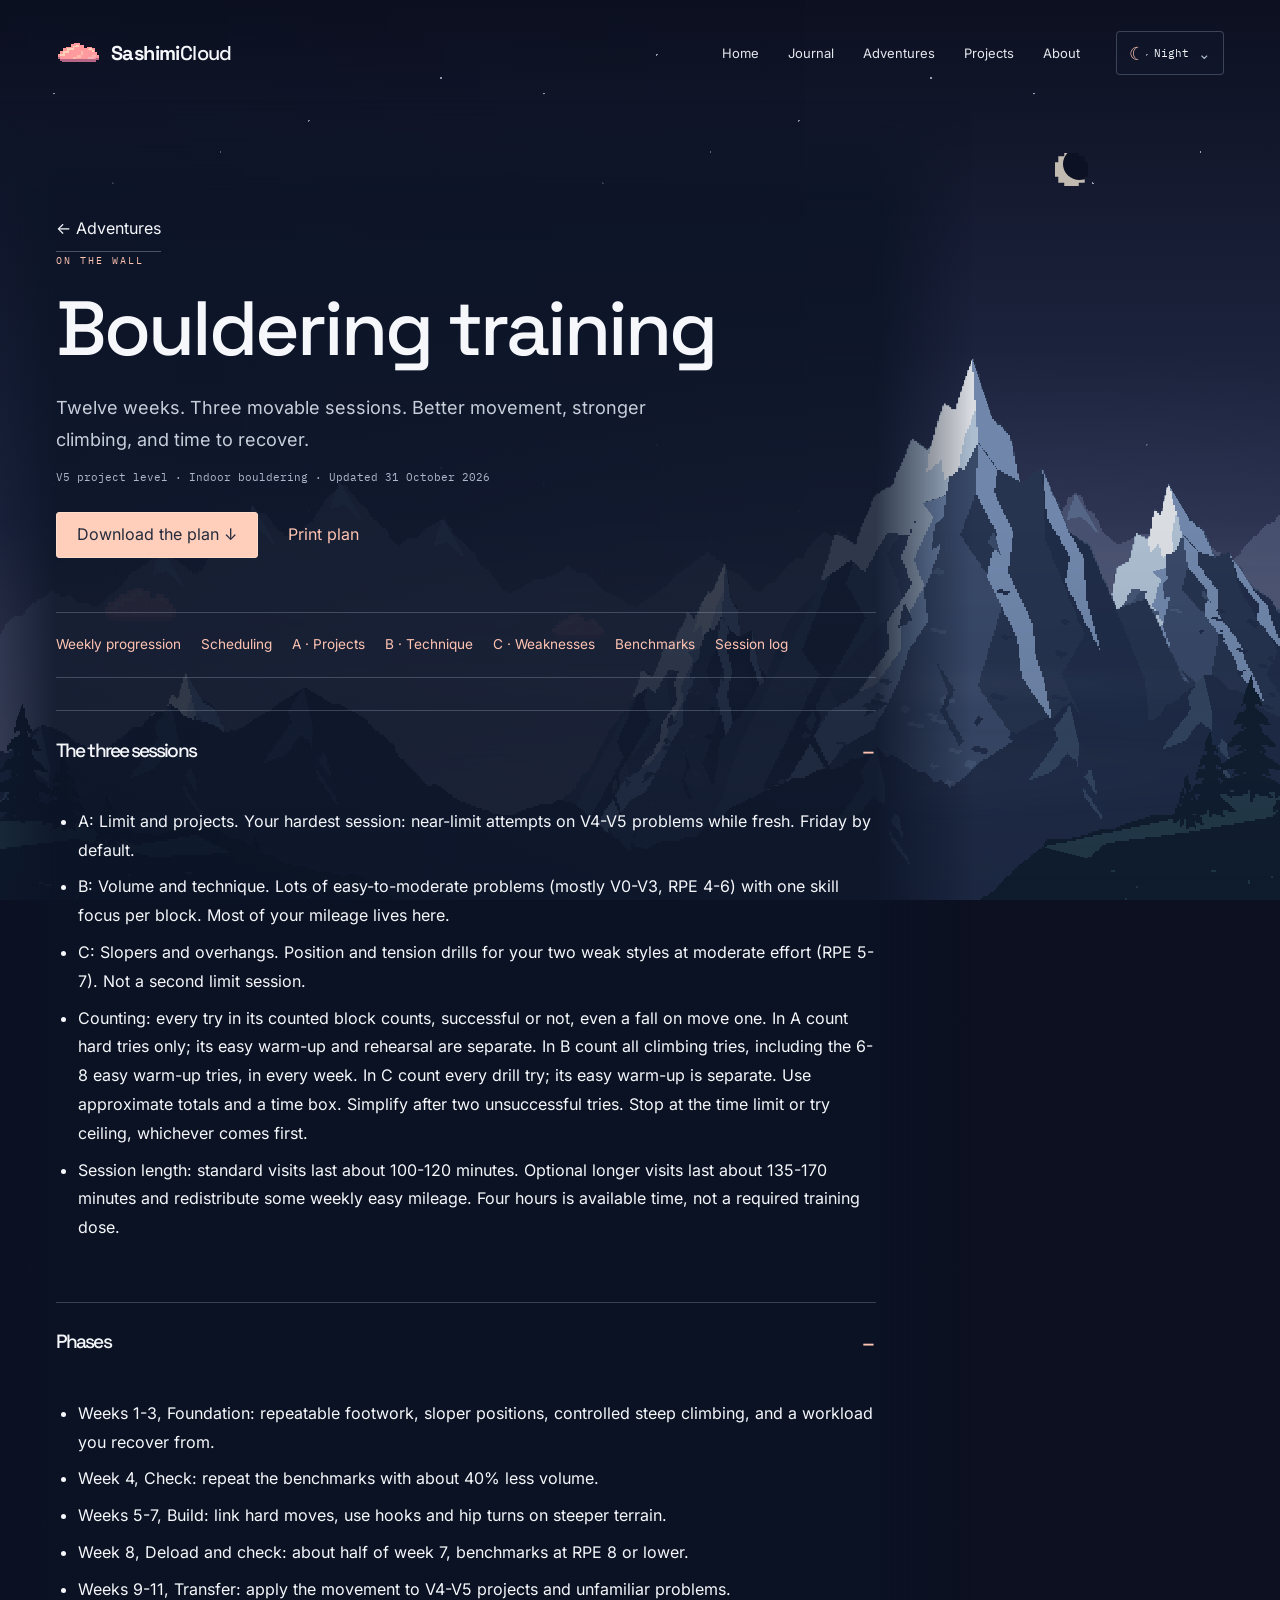
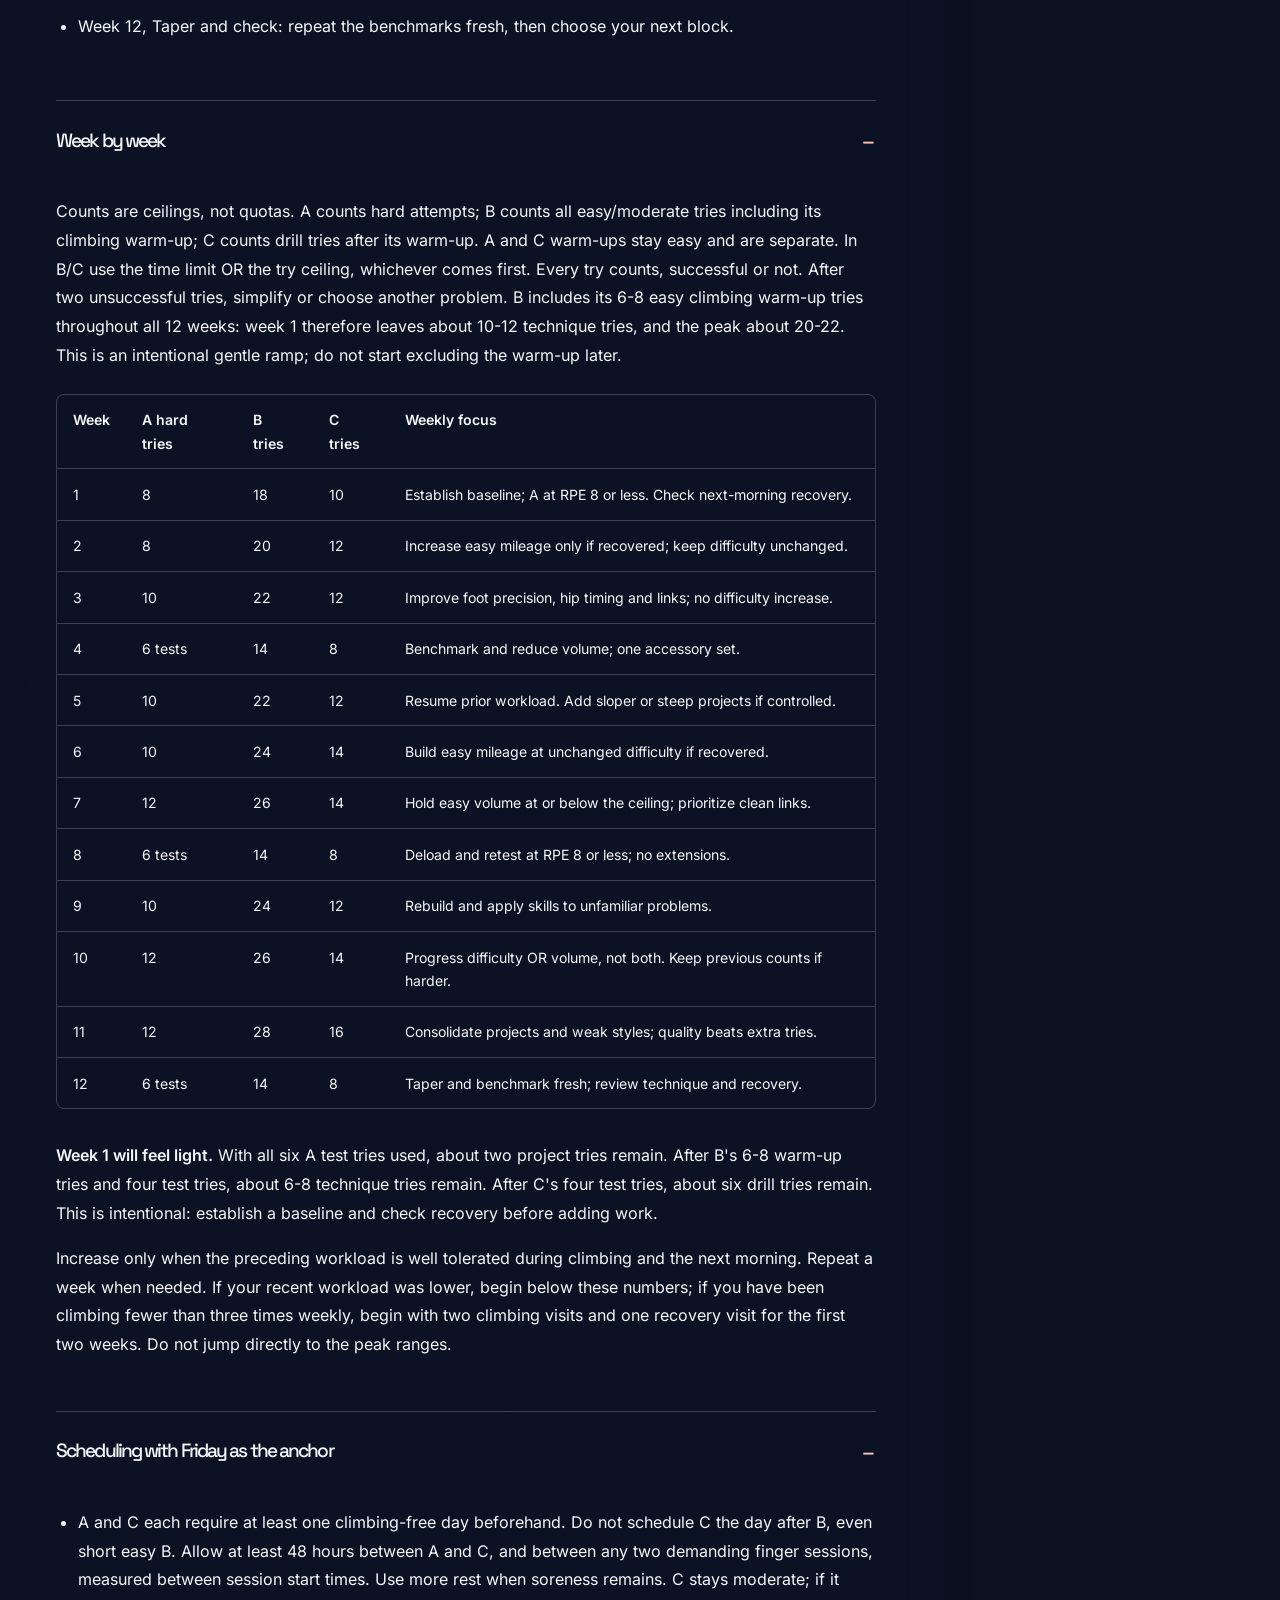
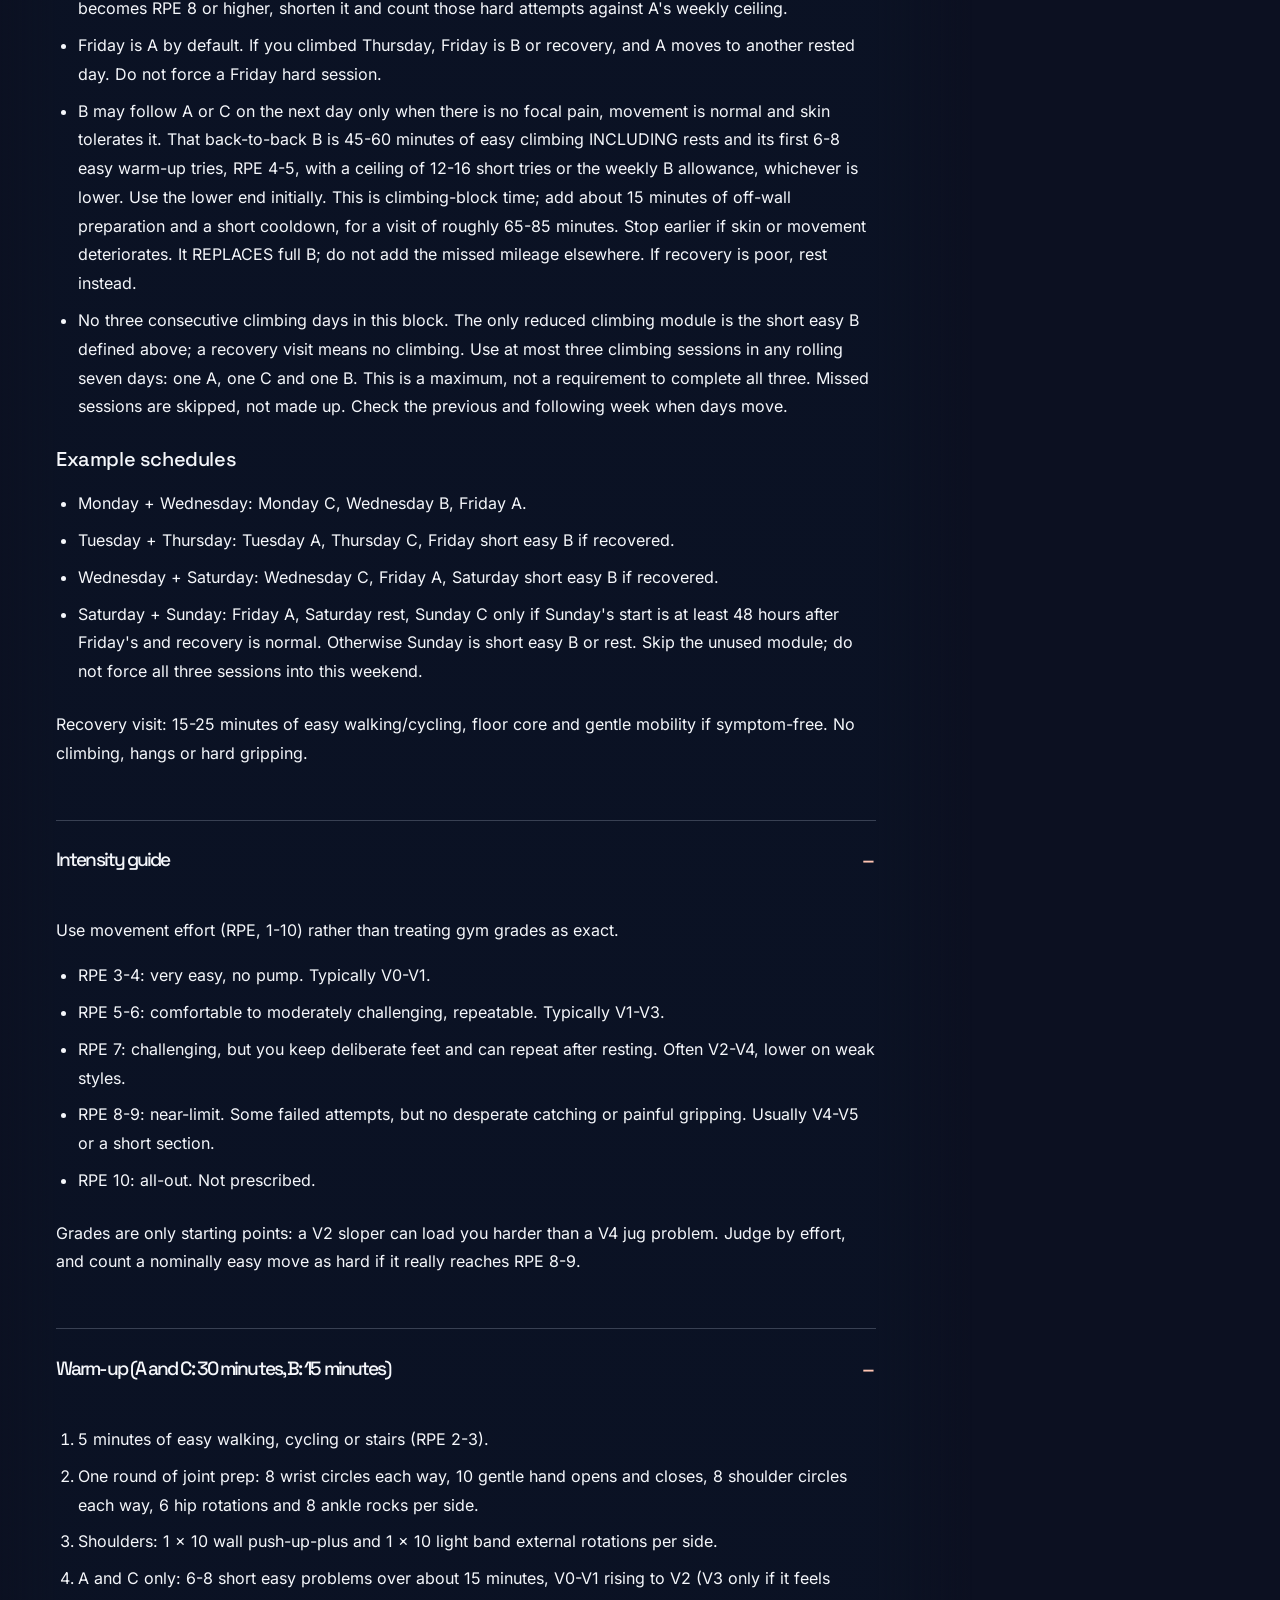
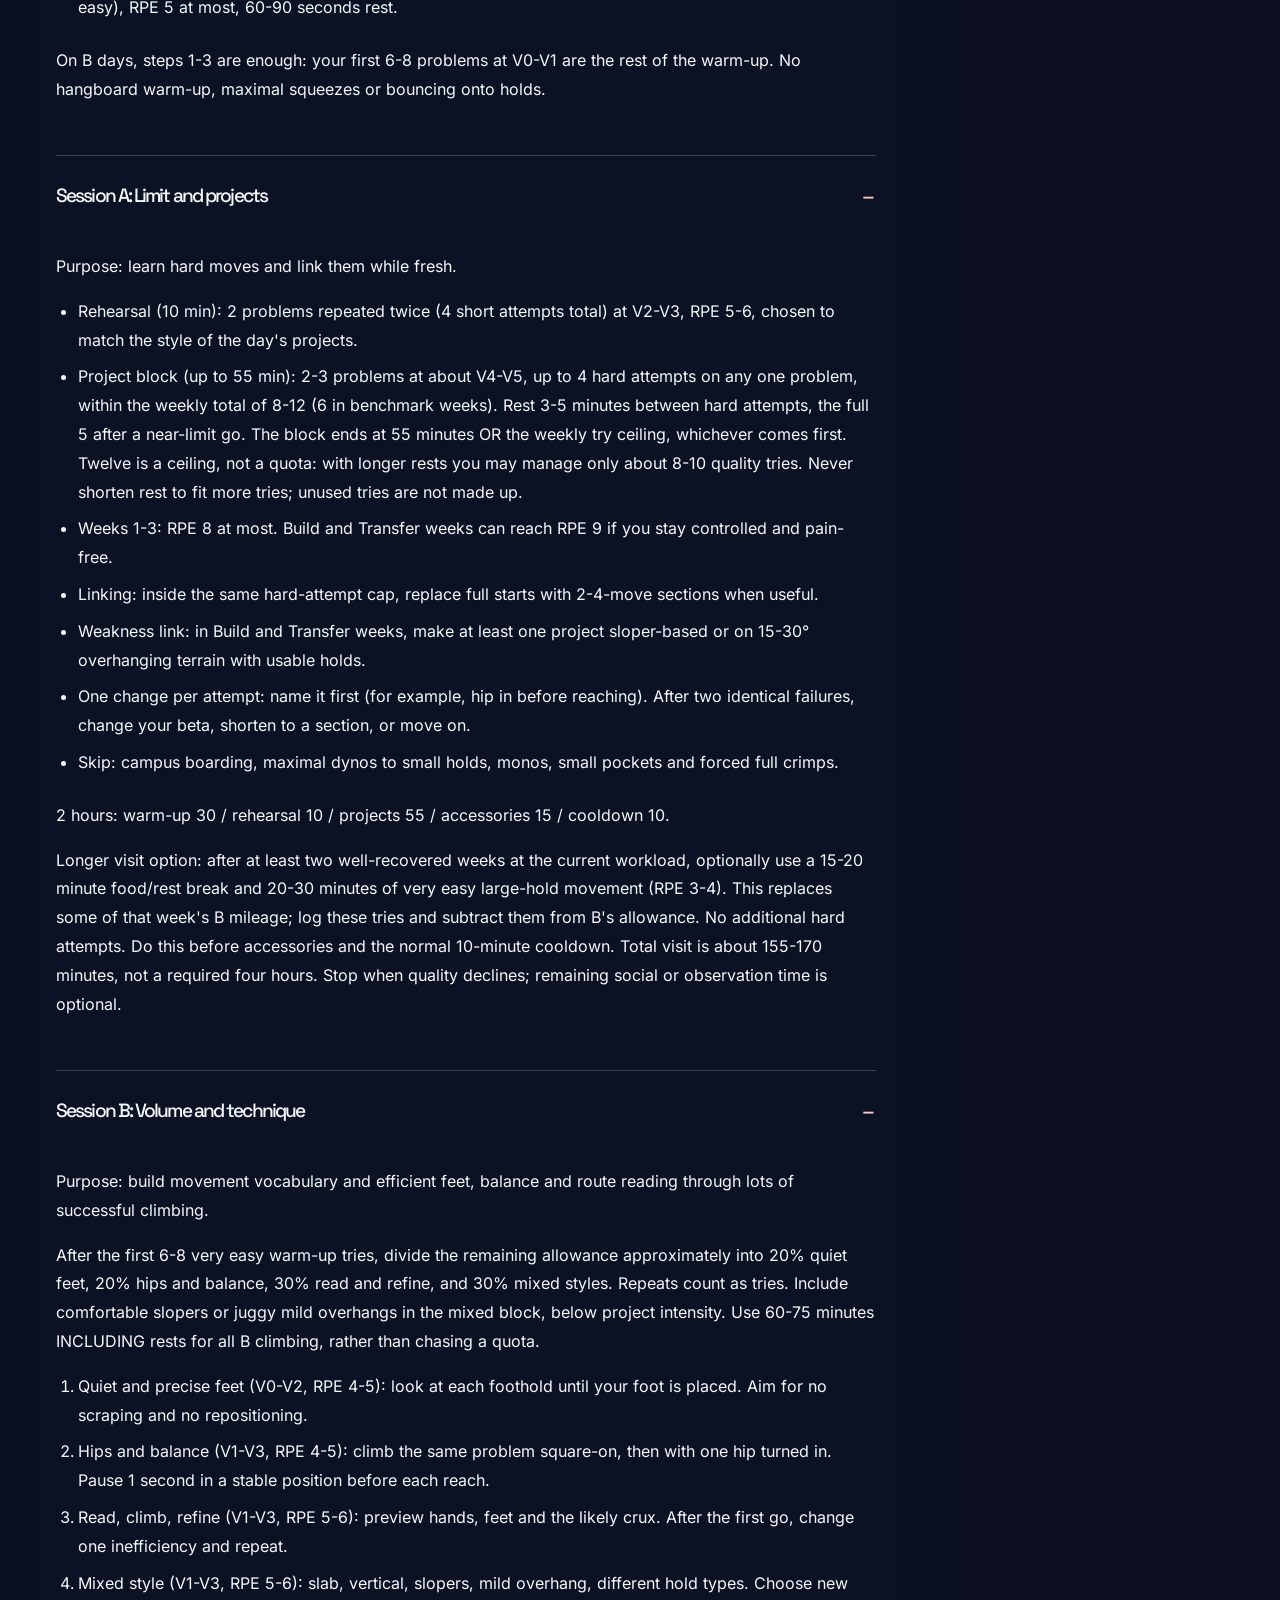
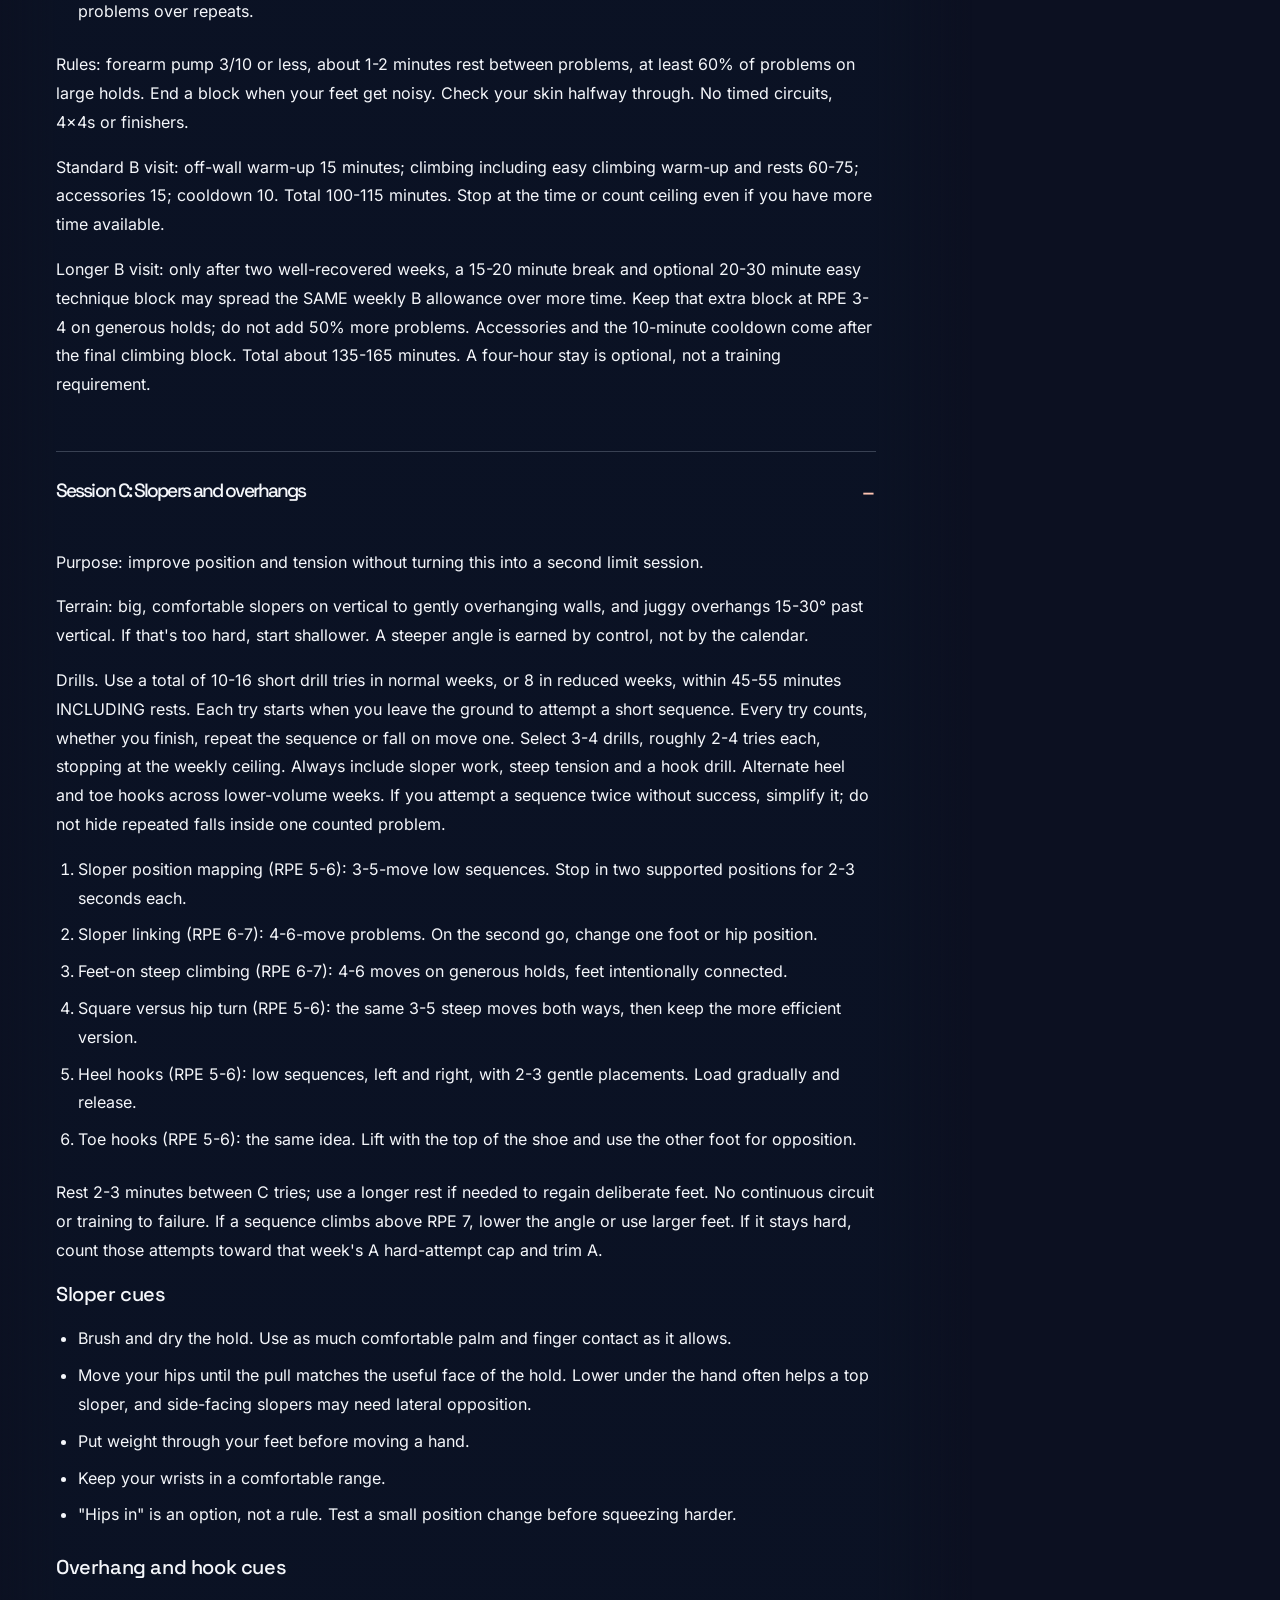
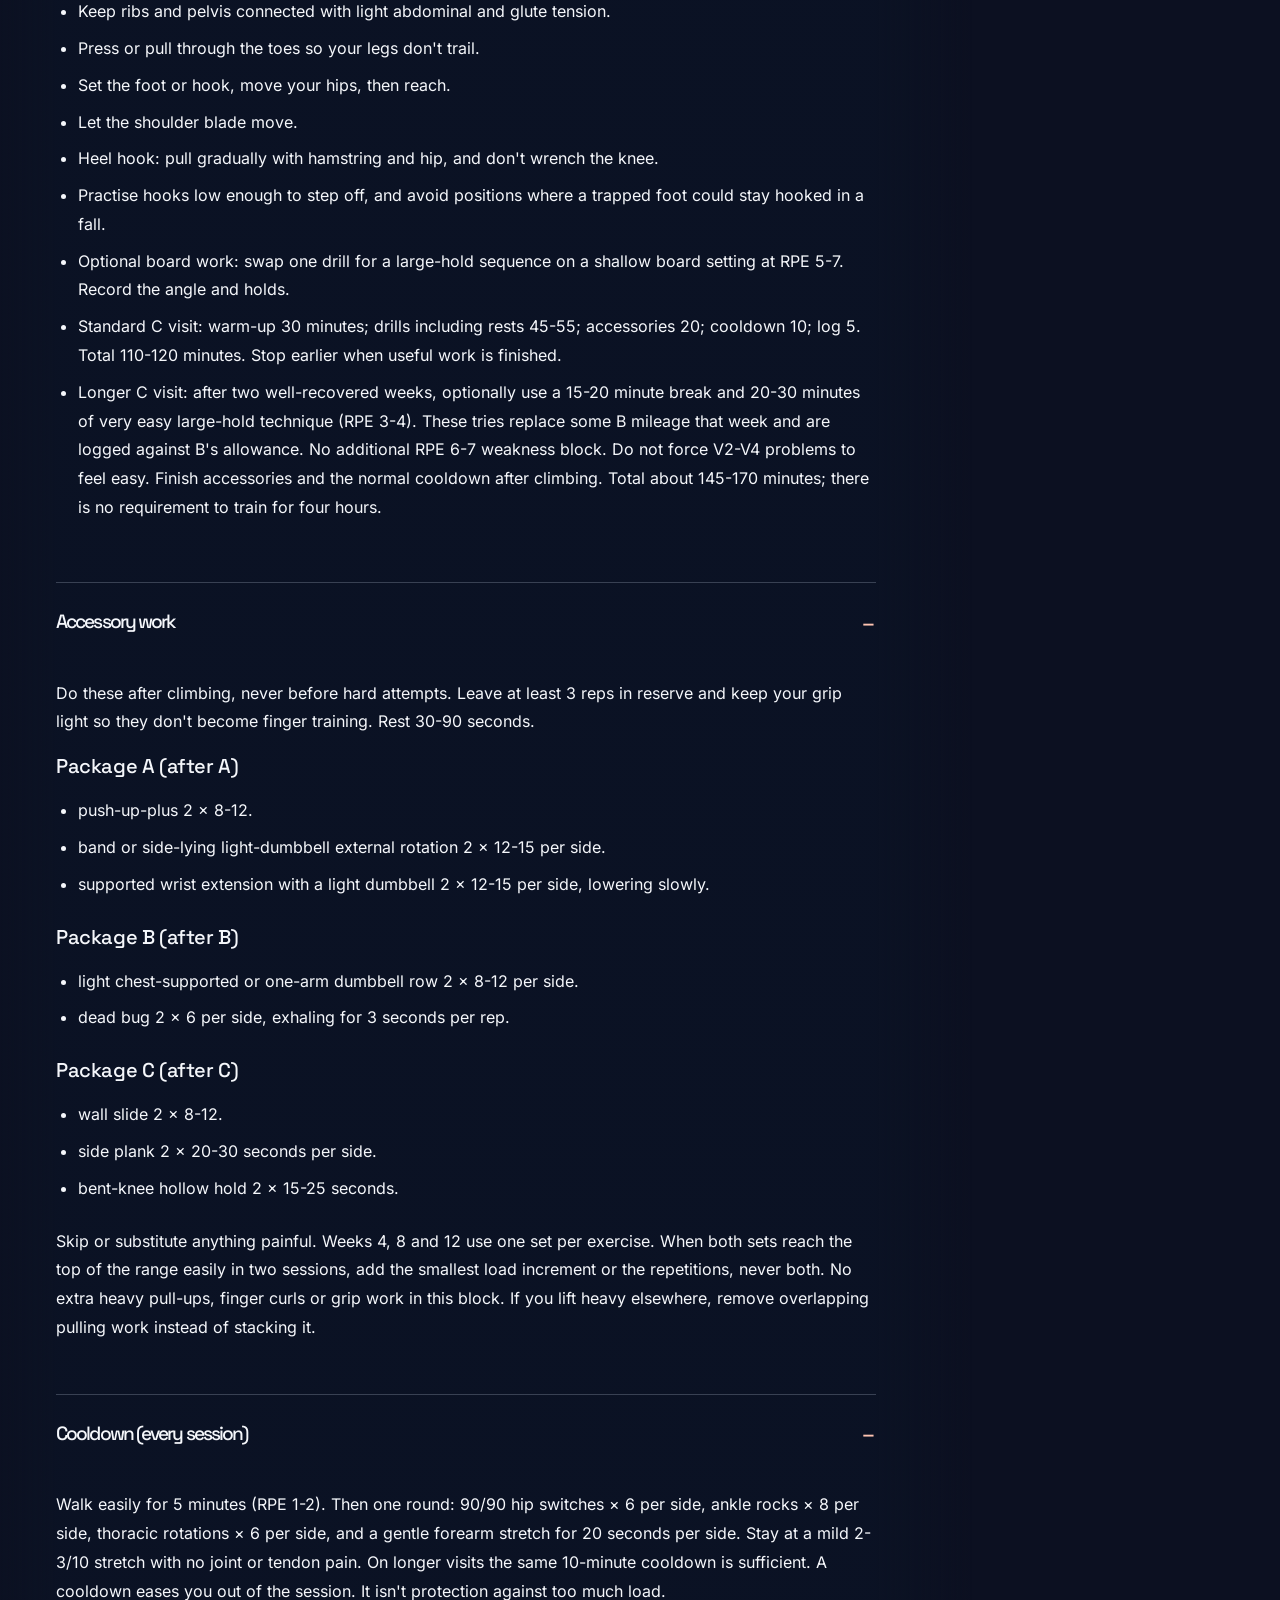
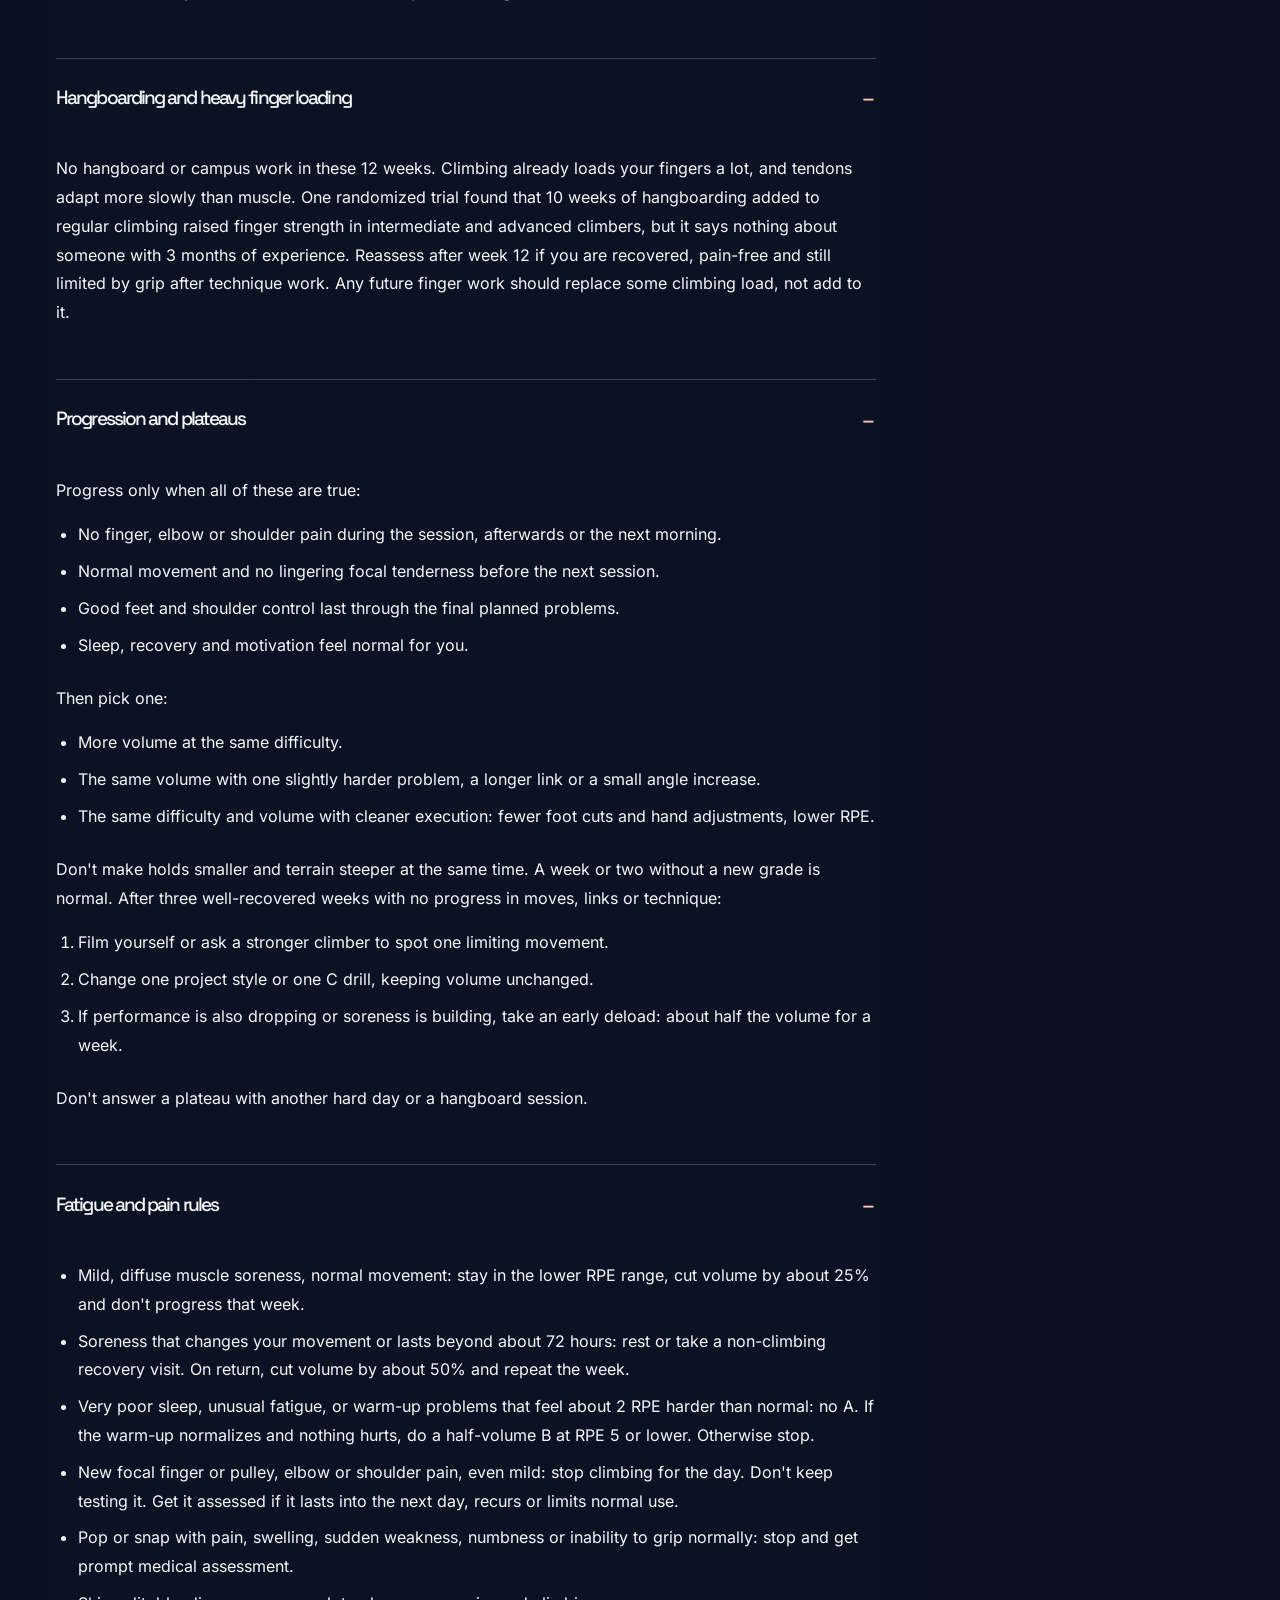
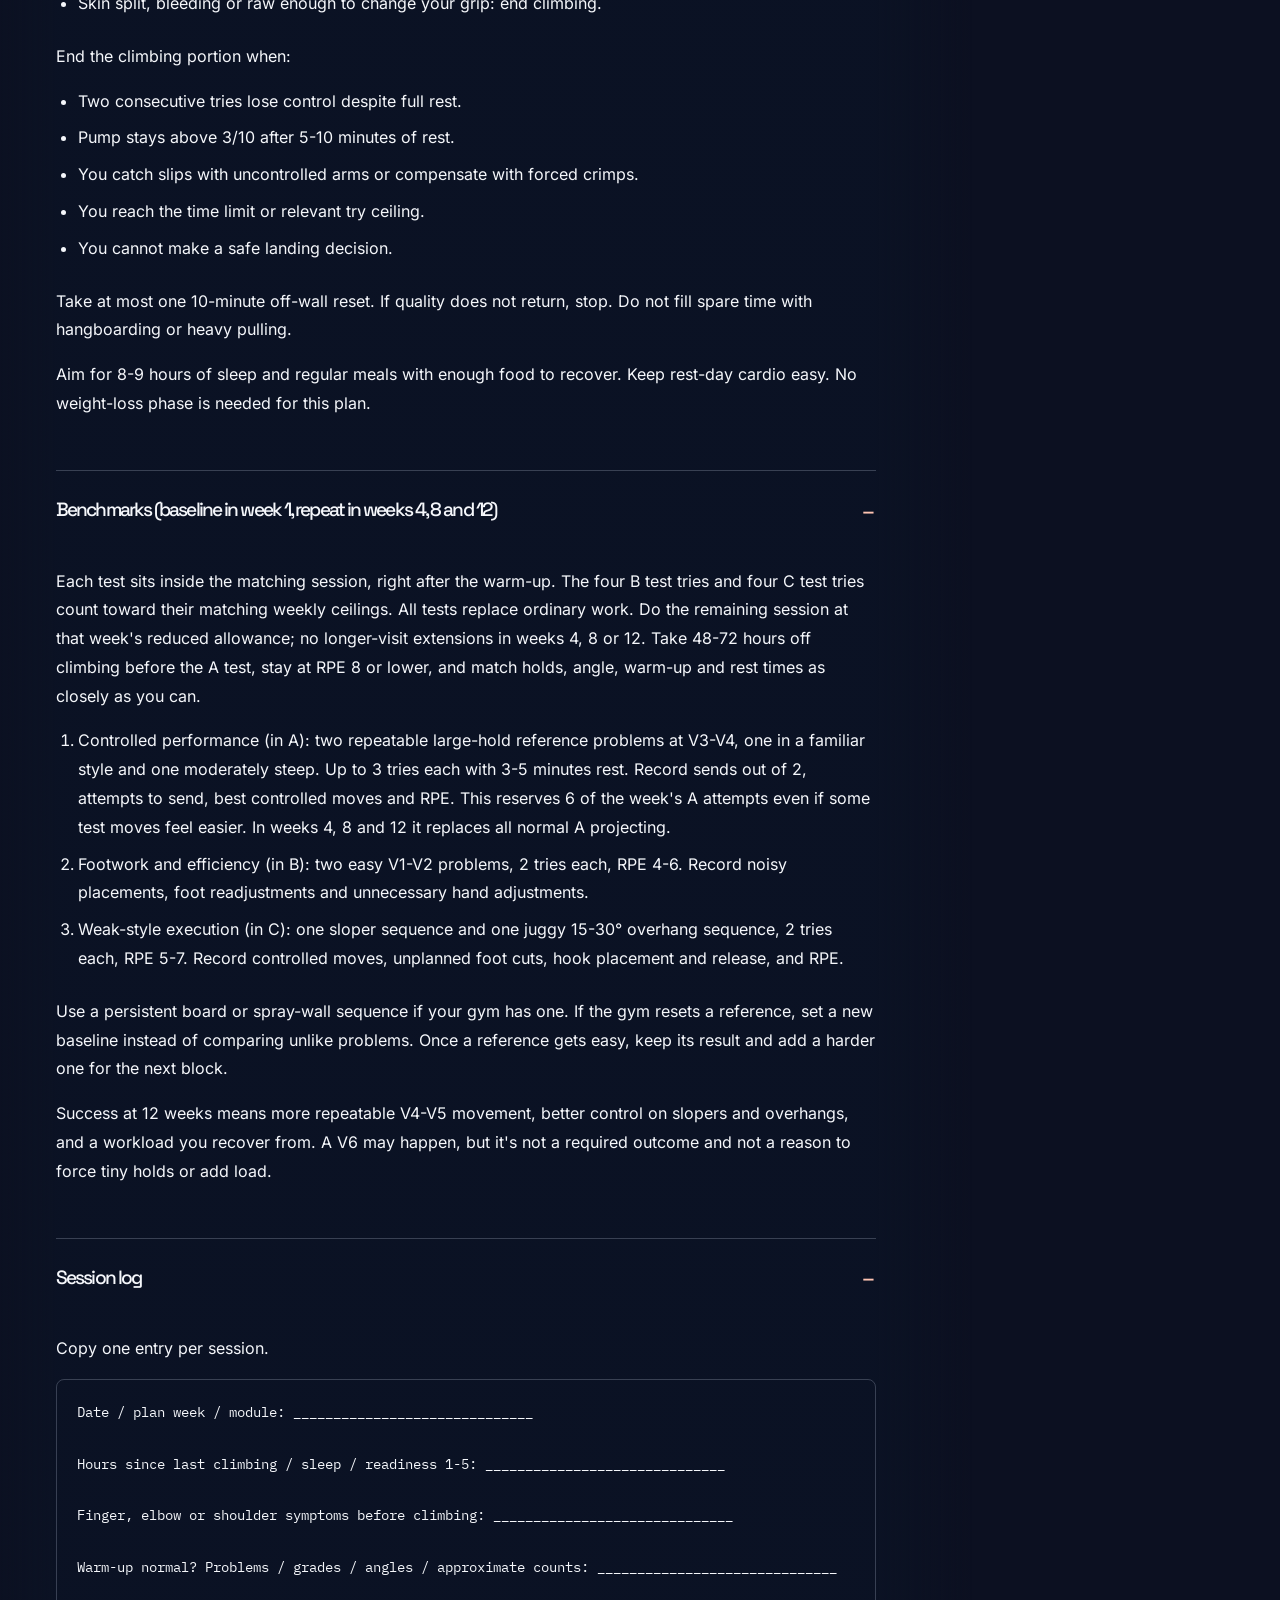
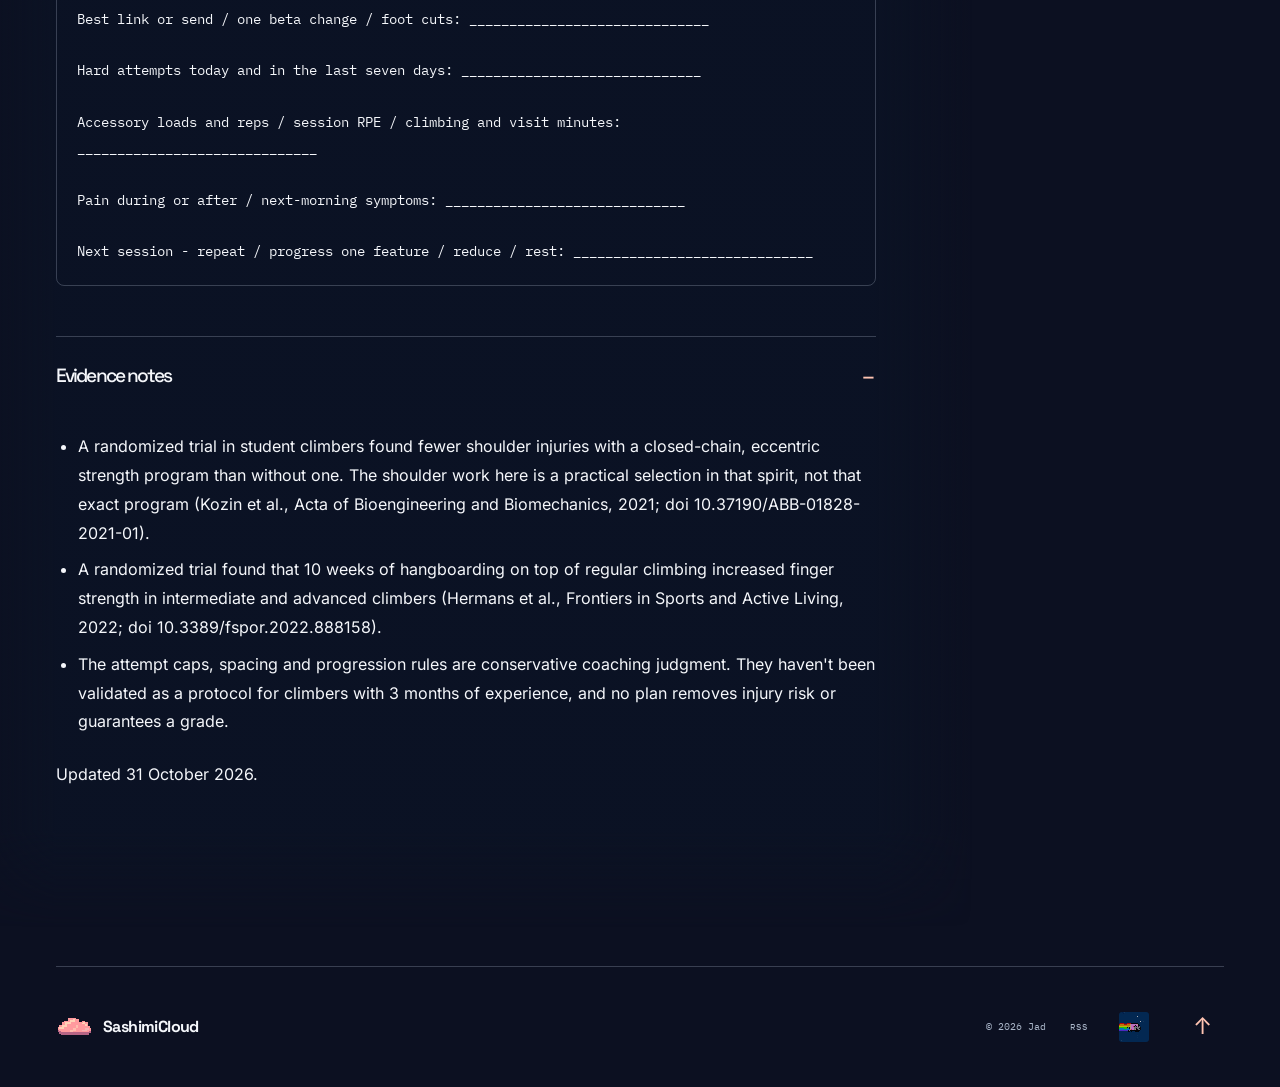
<file: bouldering.html>
<!doctype html>
<html lang="en" data-sky="night">
<head>
<meta charset="utf-8"><meta name="viewport" content="width=device-width,initial-scale=1">
<meta name="theme-color" content="#0c1021"><meta name="description" content="My 12-week indoor bouldering plan, with flexible sessions, technique drills and recovery rules.">
<title>Bouldering training — SashimiCloud</title>
<link rel="canonical" href="https://sashimicloud.com/bouldering.html">
<link rel="alternate" type="application/rss+xml" title="SashimiCloud journal" href="feed.xml">
<meta property="og:title" content="Bouldering training — SashimiCloud">
<meta property="og:description" content="My 12-week indoor bouldering plan, with flexible sessions, technique drills and recovery rules.">
<meta property="og:url" content="https://sashimicloud.com/bouldering.html">
<meta property="og:site_name" content="SashimiCloud">
<meta property="og:type" content="website">
<meta name="twitter:card" content="summary">
<link rel="icon" href="assets/favicon.svg?v=20261021-art2" type="image/svg+xml">
<script src="theme-init.js"></script><link rel="stylesheet" href="fonts.css"><link rel="stylesheet" href="styles.css?v=20261021-launch"><script defer src="site.js?v=20261021-launch"></script>
<link rel="stylesheet" href="training.css?v=20261030"><script defer src="training.js?v=20261030"></script>
</head>
<body id="home" class="inner-page">
<a class="skip-link" href="#main">Skip to content</a>
<div class="world" aria-hidden="true">
 <div class="sky"></div><div class="stars"></div><div class="moon"></div>
 <div class="horizon-glow"></div>
 <div class="scenery distant"></div><div class="scenery summits"></div>
 <div class="mist mist-one"></div>
 <div class="ambient-cloud cloud-one"><img src="assets/cloud.svg?v=20261021-art2" width="48" height="26" alt=""></div>
 <div class="ambient-cloud cloud-two"><img src="assets/cloud.svg?v=20261021-art2" width="48" height="26" alt=""></div>
 <div class="scenery ridge"></div><div class="mist mist-two"></div><div class="scenery foreground"></div>
 <div class="world-shade"></div>
</div>
<header class="header wrap">
 <a class="brand" href="index.html" aria-label="SashimiCloud home"><img src="assets/cloud-small.svg?v=20261021-art2" alt="" width="48" height="26"><span>Sashimi<span>Cloud</span></span></a>
 <nav class="desktop-nav" aria-label="Main"><a href="index.html">Home</a><a href="journal.html">Journal</a><a href="adventures.html">Adventures</a><a href="projects.html">Projects</a><a href="about.html">About</a></nav>
 <div class="header-tools">
  <details class="atmosphere js-only" id="atmosphere"><summary aria-label="Choose sky atmosphere"><span class="sky-icon" aria-hidden="true">☾</span><span id="sky-label">Night</span><span class="chevron" aria-hidden="true">⌄</span></summary><div class="sky-panel"><fieldset><legend>Sky atmosphere</legend><label><input type="radio" name="sky" value="auto" checked>Auto <small>Your local time</small></label><label><input type="radio" name="sky" value="day">Day <span aria-hidden="true">☼</span></label><label><input type="radio" name="sky" value="sunset">Sunset <span aria-hidden="true">◒</span></label><label><input type="radio" name="sky" value="night">Night <span aria-hidden="true">☾</span></label></fieldset></div></details>
  <details class="mobile-menu" id="mobile-menu"><summary aria-label="Open navigation"><span></span><span></span></summary><nav aria-label="Mobile"><a href="index.html">Home</a><a href="journal.html">Journal</a><a href="adventures.html">Adventures</a><a href="projects.html">Projects</a><a href="about.html">About</a></nav></details>
 </div>
</header>
<main id="main" tabindex="-1" class="inner-main"><div class="page-wrap wrap"><article class="page-surface reading-surface training-plan"><header class="page-heading"><a class="text-link" href="adventures.html">← Adventures</a><p class="eyebrow">ON THE WALL</p><h1>Bouldering training</h1><p class="page-intro">Twelve weeks. Three movable sessions. Better movement, stronger climbing, and time to recover.</p><p class="small-note">V5 project level · Indoor bouldering · Updated 31 October 2026</p><div class="training-actions"><a class="primary-link" href="training-plan.md" download>Download the plan ↓</a><button type="button" id="print-training" class="text-link js-only">Print plan</button></div></header><nav class="training-jumps" aria-label="Training plan sections"><a href="#week-by-week">Weekly progression</a><a href="#scheduling-with-friday-as-the-anchor">Scheduling</a><a href="#session-a-limit-and-projects">A · Projects</a><a href="#session-b-volume-and-technique">B · Technique</a><a href="#session-c-slopers-and-overhangs">C · Weaknesses</a><a href="#benchmarks-baseline-in-week-1-repeat-in-weeks-4-8-and-12">Benchmarks</a><a href="#session-log">Session log</a></nav><details class="training-section" id="the-three-sessions" open><summary><h2>The three sessions</h2></summary><div class="training-section-body"><ul><li>A: Limit and projects. Your hardest session: near-limit attempts on V4-V5 problems while fresh. Friday by default.</li><li>B: Volume and technique. Lots of easy-to-moderate problems (mostly V0-V3, RPE 4-6) with one skill focus per block. Most of your mileage lives here.</li><li>C: Slopers and overhangs. Position and tension drills for your two weak styles at moderate effort (RPE 5-7). Not a second limit session.</li><li>Counting: every try in its counted block counts, successful or not, even a fall on move one. In A count hard tries only; its easy warm-up and rehearsal are separate. In B count all climbing tries, including the 6-8 easy warm-up tries, in every week. In C count every drill try; its easy warm-up is separate. Use approximate totals and a time box. Simplify after two unsuccessful tries. Stop at the time limit or try ceiling, whichever comes first.</li><li>Session length: standard visits last about 100-120 minutes. Optional longer visits last about 135-170 minutes and redistribute some weekly easy mileage. Four hours is available time, not a required training dose.</li></ul></div></details><details class="training-section" id="phases" open><summary><h2>Phases</h2></summary><div class="training-section-body"><ul><li>Weeks 1-3, Foundation: repeatable footwork, sloper positions, controlled steep climbing, and a workload you recover from.</li><li>Week 4, Check: repeat the benchmarks with about 40% less volume.</li><li>Weeks 5-7, Build: link hard moves, use hooks and hip turns on steeper terrain.</li><li>Week 8, Deload and check: about half of week 7, benchmarks at RPE 8 or lower.</li><li>Weeks 9-11, Transfer: apply the movement to V4-V5 projects and unfamiliar problems.</li><li>Week 12, Taper and check: repeat the benchmarks fresh, then choose your next block.</li></ul></div></details><details class="training-section" id="week-by-week" open><summary><h2>Week by week</h2></summary><div class="training-section-body"><p>Counts are ceilings, not quotas. A counts hard attempts; B counts all easy/moderate tries including its climbing warm-up; C counts drill tries after its warm-up. A and C warm-ups stay easy and are separate. In B/C use the time limit OR the try ceiling, whichever comes first. Every try counts, successful or not. After two unsuccessful tries, simplify or choose another problem. B includes its 6-8 easy climbing warm-up tries throughout all 12 weeks: week 1 therefore leaves about 10-12 technique tries, and the peak about 20-22. This is an intentional gentle ramp; do not start excluding the warm-up later.</p><div class="training-table" role="region" aria-label="Weekly training progression" tabindex="0"><table><thead><tr><th scope="col">Week</th><th scope="col">A hard tries</th><th scope="col">B tries</th><th scope="col">C tries</th><th scope="col">Weekly focus</th></tr></thead><tbody><tr><td>1</td><td>8</td><td>18</td><td>10</td><td>Establish baseline; A at RPE 8 or less. Check next-morning recovery.</td></tr><tr><td>2</td><td>8</td><td>20</td><td>12</td><td>Increase easy mileage only if recovered; keep difficulty unchanged.</td></tr><tr><td>3</td><td>10</td><td>22</td><td>12</td><td>Improve foot precision, hip timing and links; no difficulty increase.</td></tr><tr><td>4</td><td>6 tests</td><td>14</td><td>8</td><td>Benchmark and reduce volume; one accessory set.</td></tr><tr><td>5</td><td>10</td><td>22</td><td>12</td><td>Resume prior workload. Add sloper or steep projects if controlled.</td></tr><tr><td>6</td><td>10</td><td>24</td><td>14</td><td>Build easy mileage at unchanged difficulty if recovered.</td></tr><tr><td>7</td><td>12</td><td>26</td><td>14</td><td>Hold easy volume at or below the ceiling; prioritize clean links.</td></tr><tr><td>8</td><td>6 tests</td><td>14</td><td>8</td><td>Deload and retest at RPE 8 or less; no extensions.</td></tr><tr><td>9</td><td>10</td><td>24</td><td>12</td><td>Rebuild and apply skills to unfamiliar problems.</td></tr><tr><td>10</td><td>12</td><td>26</td><td>14</td><td>Progress difficulty OR volume, not both. Keep previous counts if harder.</td></tr><tr><td>11</td><td>12</td><td>28</td><td>16</td><td>Consolidate projects and weak styles; quality beats extra tries.</td></tr><tr><td>12</td><td>6 tests</td><td>14</td><td>8</td><td>Taper and benchmark fresh; review technique and recovery.</td></tr></tbody></table></div><p><strong>Week 1 will feel light.</strong> With all six A test tries used, about two project tries remain. After B&#x27;s 6-8 warm-up tries and four test tries, about 6-8 technique tries remain. After C&#x27;s four test tries, about six drill tries remain. This is intentional: establish a baseline and check recovery before adding work.</p><p>Increase only when the preceding workload is well tolerated during climbing and the next morning. Repeat a week when needed. If your recent workload was lower, begin below these numbers; if you have been climbing fewer than three times weekly, begin with two climbing visits and one recovery visit for the first two weeks. Do not jump directly to the peak ranges.</p></div></details><details class="training-section" id="scheduling-with-friday-as-the-anchor" open><summary><h2>Scheduling with Friday as the anchor</h2></summary><div class="training-section-body"><ul><li>A and C each require at least one climbing-free day beforehand. Do not schedule C the day after B, even short easy B. Allow at least 48 hours between A and C, and between any two demanding finger sessions, measured between session start times. Use more rest when soreness remains. C stays moderate; if it becomes RPE 8 or higher, shorten it and count those hard attempts against A&#x27;s weekly ceiling.</li><li>Friday is A by default. If you climbed Thursday, Friday is B or recovery, and A moves to another rested day. Do not force a Friday hard session.</li><li>B may follow A or C on the next day only when there is no focal pain, movement is normal and skin tolerates it. That back-to-back B is 45-60 minutes of easy climbing INCLUDING rests and its first 6-8 easy warm-up tries, RPE 4-5, with a ceiling of 12-16 short tries or the weekly B allowance, whichever is lower. Use the lower end initially. This is climbing-block time; add about 15 minutes of off-wall preparation and a short cooldown, for a visit of roughly 65-85 minutes. Stop earlier if skin or movement deteriorates. It REPLACES full B; do not add the missed mileage elsewhere. If recovery is poor, rest instead.</li><li>No three consecutive climbing days in this block. The only reduced climbing module is the short easy B defined above; a recovery visit means no climbing. Use at most three climbing sessions in any rolling seven days: one A, one C and one B. This is a maximum, not a requirement to complete all three. Missed sessions are skipped, not made up. Check the previous and following week when days move.</li></ul><h3 id="example-schedules">Example schedules</h3><ul><li>Monday + Wednesday: Monday C, Wednesday B, Friday A.</li><li>Tuesday + Thursday: Tuesday A, Thursday C, Friday short easy B if recovered.</li><li>Wednesday + Saturday: Wednesday C, Friday A, Saturday short easy B if recovered.</li><li>Saturday + Sunday: Friday A, Saturday rest, Sunday C only if Sunday&#x27;s start is at least 48 hours after Friday&#x27;s and recovery is normal. Otherwise Sunday is short easy B or rest. Skip the unused module; do not force all three sessions into this weekend.</li></ul><p>Recovery visit: 15-25 minutes of easy walking/cycling, floor core and gentle mobility if symptom-free. No climbing, hangs or hard gripping.</p></div></details><details class="training-section" id="intensity-guide" open><summary><h2>Intensity guide</h2></summary><div class="training-section-body"><p>Use movement effort (RPE, 1-10) rather than treating gym grades as exact.</p><ul><li>RPE 3-4: very easy, no pump. Typically V0-V1.</li><li>RPE 5-6: comfortable to moderately challenging, repeatable. Typically V1-V3.</li><li>RPE 7: challenging, but you keep deliberate feet and can repeat after resting. Often V2-V4, lower on weak styles.</li><li>RPE 8-9: near-limit. Some failed attempts, but no desperate catching or painful gripping. Usually V4-V5 or a short section.</li><li>RPE 10: all-out. Not prescribed.</li></ul><p>Grades are only starting points: a V2 sloper can load you harder than a V4 jug problem. Judge by effort, and count a nominally easy move as hard if it really reaches RPE 8-9.</p></div></details><details class="training-section" id="warm-up-a-and-c-30-minutes-b-15-minutes" open><summary><h2>Warm-up (A and C: 30 minutes, B: 15 minutes)</h2></summary><div class="training-section-body"><ol><li>5 minutes of easy walking, cycling or stairs (RPE 2-3).</li><li>One round of joint prep: 8 wrist circles each way, 10 gentle hand opens and closes, 8 shoulder circles each way, 6 hip rotations and 8 ankle rocks per side.</li><li>Shoulders: 1 × 10 wall push-up-plus and 1 × 10 light band external rotations per side.</li><li>A and C only: 6-8 short easy problems over about 15 minutes, V0-V1 rising to V2 (V3 only if it feels easy), RPE 5 at most, 60-90 seconds rest.</li></ol><p>On B days, steps 1-3 are enough: your first 6-8 problems at V0-V1 are the rest of the warm-up. No hangboard warm-up, maximal squeezes or bouncing onto holds.</p></div></details><details class="training-section" id="session-a-limit-and-projects" open><summary><h2>Session A: Limit and projects</h2></summary><div class="training-section-body"><p>Purpose: learn hard moves and link them while fresh.</p><ul><li>Rehearsal (10 min): 2 problems repeated twice (4 short attempts total) at V2-V3, RPE 5-6, chosen to match the style of the day&#x27;s projects.</li><li>Project block (up to 55 min): 2-3 problems at about V4-V5, up to 4 hard attempts on any one problem, within the weekly total of 8-12 (6 in benchmark weeks). Rest 3-5 minutes between hard attempts, the full 5 after a near-limit go. The block ends at 55 minutes OR the weekly try ceiling, whichever comes first. Twelve is a ceiling, not a quota: with longer rests you may manage only about 8-10 quality tries. Never shorten rest to fit more tries; unused tries are not made up.</li><li>Weeks 1-3: RPE 8 at most. Build and Transfer weeks can reach RPE 9 if you stay controlled and pain-free.</li><li>Linking: inside the same hard-attempt cap, replace full starts with 2-4-move sections when useful.</li><li>Weakness link: in Build and Transfer weeks, make at least one project sloper-based or on 15-30° overhanging terrain with usable holds.</li><li>One change per attempt: name it first (for example, hip in before reaching). After two identical failures, change your beta, shorten to a section, or move on.</li><li>Skip: campus boarding, maximal dynos to small holds, monos, small pockets and forced full crimps.</li></ul><p>2 hours: warm-up 30  /  rehearsal 10  /  projects 55  /  accessories 15  /  cooldown 10.</p><p>Longer visit option: after at least two well-recovered weeks at the current workload, optionally use a 15-20 minute food/rest break and 20-30 minutes of very easy large-hold movement (RPE 3-4). This replaces some of that week&#x27;s B mileage; log these tries and subtract them from B&#x27;s allowance. No additional hard attempts. Do this before accessories and the normal 10-minute cooldown. Total visit is about 155-170 minutes, not a required four hours. Stop when quality declines; remaining social or observation time is optional.</p></div></details><details class="training-section" id="session-b-volume-and-technique" open><summary><h2>Session B: Volume and technique</h2></summary><div class="training-section-body"><p>Purpose: build movement vocabulary and efficient feet, balance and route reading through lots of successful climbing.</p><p>After the first 6-8 very easy warm-up tries, divide the remaining allowance approximately into 20% quiet feet, 20% hips and balance, 30% read and refine, and 30% mixed styles. Repeats count as tries. Include comfortable slopers or juggy mild overhangs in the mixed block, below project intensity. Use 60-75 minutes INCLUDING rests for all B climbing, rather than chasing a quota.</p><ol><li>Quiet and precise feet (V0-V2, RPE 4-5): look at each foothold until your foot is placed. Aim for no scraping and no repositioning.</li><li>Hips and balance (V1-V3, RPE 4-5): climb the same problem square-on, then with one hip turned in. Pause 1 second in a stable position before each reach.</li><li>Read, climb, refine (V1-V3, RPE 5-6): preview hands, feet and the likely crux. After the first go, change one inefficiency and repeat.</li><li>Mixed style (V1-V3, RPE 5-6): slab, vertical, slopers, mild overhang, different hold types. Choose new problems over repeats.</li></ol><p>Rules: forearm pump 3/10 or less, about 1-2 minutes rest between problems, at least 60% of problems on large holds. End a block when your feet get noisy. Check your skin halfway through. No timed circuits, 4×4s or finishers.</p><p>Standard B visit: off-wall warm-up 15 minutes; climbing including easy climbing warm-up and rests 60-75; accessories 15; cooldown 10. Total 100-115 minutes. Stop at the time or count ceiling even if you have more time available.</p><p>Longer B visit: only after two well-recovered weeks, a 15-20 minute break and optional 20-30 minute easy technique block may spread the SAME weekly B allowance over more time. Keep that extra block at RPE 3-4 on generous holds; do not add 50% more problems. Accessories and the 10-minute cooldown come after the final climbing block. Total about 135-165 minutes. A four-hour stay is optional, not a training requirement.</p></div></details><details class="training-section" id="session-c-slopers-and-overhangs" open><summary><h2>Session C: Slopers and overhangs</h2></summary><div class="training-section-body"><p>Purpose: improve position and tension without turning this into a second limit session.</p><p>Terrain: big, comfortable slopers on vertical to gently overhanging walls, and juggy overhangs 15-30° past vertical. If that&#x27;s too hard, start shallower. A steeper angle is earned by control, not by the calendar.</p><p>Drills. Use a total of 10-16 short drill tries in normal weeks, or 8 in reduced weeks, within 45-55 minutes INCLUDING rests. Each try starts when you leave the ground to attempt a short sequence. Every try counts, whether you finish, repeat the sequence or fall on move one. Select 3-4 drills, roughly 2-4 tries each, stopping at the weekly ceiling. Always include sloper work, steep tension and a hook drill. Alternate heel and toe hooks across lower-volume weeks. If you attempt a sequence twice without success, simplify it; do not hide repeated falls inside one counted problem.</p><ol><li>Sloper position mapping (RPE 5-6): 3-5-move low sequences. Stop in two supported positions for 2-3 seconds each.</li><li>Sloper linking (RPE 6-7): 4-6-move problems. On the second go, change one foot or hip position.</li><li>Feet-on steep climbing (RPE 6-7): 4-6 moves on generous holds, feet intentionally connected.</li><li>Square versus hip turn (RPE 5-6): the same 3-5 steep moves both ways, then keep the more efficient version.</li><li>Heel hooks (RPE 5-6): low sequences, left and right, with 2-3 gentle placements. Load gradually and release.</li><li>Toe hooks (RPE 5-6): the same idea. Lift with the top of the shoe and use the other foot for opposition.</li></ol><p>Rest 2-3 minutes between C tries; use a longer rest if needed to regain deliberate feet. No continuous circuit or training to failure. If a sequence climbs above RPE 7, lower the angle or use larger feet. If it stays hard, count those attempts toward that week&#x27;s A hard-attempt cap and trim A.</p><h3 id="sloper-cues">Sloper cues</h3><ul><li>Brush and dry the hold. Use as much comfortable palm and finger contact as it allows.</li><li>Move your hips until the pull matches the useful face of the hold. Lower under the hand often helps a top sloper, and side-facing slopers may need lateral opposition.</li><li>Put weight through your feet before moving a hand.</li><li>Keep your wrists in a comfortable range.</li><li>&quot;Hips in&quot; is an option, not a rule. Test a small position change before squeezing harder.</li></ul><h3 id="overhang-and-hook-cues">Overhang and hook cues</h3><ul><li>Keep ribs and pelvis connected with light abdominal and glute tension.</li><li>Press or pull through the toes so your legs don&#x27;t trail.</li><li>Set the foot or hook, move your hips, then reach.</li><li>Let the shoulder blade move.</li><li>Heel hook: pull gradually with hamstring and hip, and don&#x27;t wrench the knee.</li><li>Practise hooks low enough to step off, and avoid positions where a trapped foot could stay hooked in a fall.</li><li>Optional board work: swap one drill for a large-hold sequence on a shallow board setting at RPE 5-7. Record the angle and holds.</li><li>Standard C visit: warm-up 30 minutes; drills including rests 45-55; accessories 20; cooldown 10; log 5. Total 110-120 minutes. Stop earlier when useful work is finished.</li><li>Longer C visit: after two well-recovered weeks, optionally use a 15-20 minute break and 20-30 minutes of very easy large-hold technique (RPE 3-4). These tries replace some B mileage that week and are logged against B&#x27;s allowance. No additional RPE 6-7 weakness block. Do not force V2-V4 problems to feel easy. Finish accessories and the normal cooldown after climbing. Total about 145-170 minutes; there is no requirement to train for four hours.</li></ul></div></details><details class="training-section" id="accessory-work" open><summary><h2>Accessory work</h2></summary><div class="training-section-body"><p>Do these after climbing, never before hard attempts. Leave at least 3 reps in reserve and keep your grip light so they don&#x27;t become finger training. Rest 30-90 seconds.</p><h3 id="package-a-after-a">Package A (after A)</h3><ul><li>push-up-plus 2 × 8-12.</li><li>band or side-lying light-dumbbell external rotation 2 × 12-15 per side.</li><li>supported wrist extension with a light dumbbell 2 × 12-15 per side, lowering slowly.</li></ul><h3 id="package-b-after-b">Package B (after B)</h3><ul><li>light chest-supported or one-arm dumbbell row 2 × 8-12 per side.</li><li>dead bug 2 × 6 per side, exhaling for 3 seconds per rep.</li></ul><h3 id="package-c-after-c">Package C (after C)</h3><ul><li>wall slide 2 × 8-12.</li><li>side plank 2 × 20-30 seconds per side.</li><li>bent-knee hollow hold 2 × 15-25 seconds.</li></ul><p>Skip or substitute anything painful. Weeks 4, 8 and 12 use one set per exercise. When both sets reach the top of the range easily in two sessions, add the smallest load increment or the repetitions, never both. No extra heavy pull-ups, finger curls or grip work in this block. If you lift heavy elsewhere, remove overlapping pulling work instead of stacking it.</p></div></details><details class="training-section" id="cooldown-every-session" open><summary><h2>Cooldown (every session)</h2></summary><div class="training-section-body"><p>Walk easily for 5 minutes (RPE 1-2). Then one round: 90/90 hip switches × 6 per side, ankle rocks × 8 per side, thoracic rotations × 6 per side, and a gentle forearm stretch for 20 seconds per side. Stay at a mild 2-3/10 stretch with no joint or tendon pain. On longer visits the same 10-minute cooldown is sufficient. A cooldown eases you out of the session. It isn&#x27;t protection against too much load.</p></div></details><details class="training-section" id="hangboarding-and-heavy-finger-loading" open><summary><h2>Hangboarding and heavy finger loading</h2></summary><div class="training-section-body"><p>No hangboard or campus work in these 12 weeks. Climbing already loads your fingers a lot, and tendons adapt more slowly than muscle. One randomized trial found that 10 weeks of hangboarding added to regular climbing raised finger strength in intermediate and advanced climbers, but it says nothing about someone with 3 months of experience. Reassess after week 12 if you are recovered, pain-free and still limited by grip after technique work. Any future finger work should replace some climbing load, not add to it.</p></div></details><details class="training-section" id="progression-and-plateaus" open><summary><h2>Progression and plateaus</h2></summary><div class="training-section-body"><p>Progress only when all of these are true:</p><ul><li>No finger, elbow or shoulder pain during the session, afterwards or the next morning.</li><li>Normal movement and no lingering focal tenderness before the next session.</li><li>Good feet and shoulder control last through the final planned problems.</li><li>Sleep, recovery and motivation feel normal for you.</li></ul><p>Then pick one:</p><ul><li>More volume at the same difficulty.</li><li>The same volume with one slightly harder problem, a longer link or a small angle increase.</li><li>The same difficulty and volume with cleaner execution: fewer foot cuts and hand adjustments, lower RPE.</li></ul><p>Don&#x27;t make holds smaller and terrain steeper at the same time. A week or two without a new grade is normal. After three well-recovered weeks with no progress in moves, links or technique:</p><ol><li>Film yourself or ask a stronger climber to spot one limiting movement.</li><li>Change one project style or one C drill, keeping volume unchanged.</li><li>If performance is also dropping or soreness is building, take an early deload: about half the volume for a week.</li></ol><p>Don&#x27;t answer a plateau with another hard day or a hangboard session.</p></div></details><details class="training-section" id="fatigue-and-pain-rules" open><summary><h2>Fatigue and pain rules</h2></summary><div class="training-section-body"><ul><li>Mild, diffuse muscle soreness, normal movement: stay in the lower RPE range, cut volume by about 25% and don&#x27;t progress that week.</li><li>Soreness that changes your movement or lasts beyond about 72 hours: rest or take a non-climbing recovery visit. On return, cut volume by about 50% and repeat the week.</li><li>Very poor sleep, unusual fatigue, or warm-up problems that feel about 2 RPE harder than normal: no A. If the warm-up normalizes and nothing hurts, do a half-volume B at RPE 5 or lower. Otherwise stop.</li><li>New focal finger or pulley, elbow or shoulder pain, even mild: stop climbing for the day. Don&#x27;t keep testing it. Get it assessed if it lasts into the next day, recurs or limits normal use.</li><li>Pop or snap with pain, swelling, sudden weakness, numbness or inability to grip normally: stop and get prompt medical assessment.</li><li>Skin split, bleeding or raw enough to change your grip: end climbing.</li></ul><p>End the climbing portion when:</p><ul><li>Two consecutive tries lose control despite full rest.</li><li>Pump stays above 3/10 after 5-10 minutes of rest.</li><li>You catch slips with uncontrolled arms or compensate with forced crimps.</li><li>You reach the time limit or relevant try ceiling.</li><li>You cannot make a safe landing decision.</li></ul><p>Take at most one 10-minute off-wall reset. If quality does not return, stop. Do not fill spare time with hangboarding or heavy pulling.</p><p>Aim for 8-9 hours of sleep and regular meals with enough food to recover. Keep rest-day cardio easy. No weight-loss phase is needed for this plan.</p></div></details><details class="training-section" id="benchmarks-baseline-in-week-1-repeat-in-weeks-4-8-and-12" open><summary><h2>Benchmarks (baseline in week 1, repeat in weeks 4, 8 and 12)</h2></summary><div class="training-section-body"><p>Each test sits inside the matching session, right after the warm-up. The four B test tries and four C test tries count toward their matching weekly ceilings. All tests replace ordinary work. Do the remaining session at that week&#x27;s reduced allowance; no longer-visit extensions in weeks 4, 8 or 12. Take 48-72 hours off climbing before the A test, stay at RPE 8 or lower, and match holds, angle, warm-up and rest times as closely as you can.</p><ol><li>Controlled performance (in A): two repeatable large-hold reference problems at V3-V4, one in a familiar style and one moderately steep. Up to 3 tries each with 3-5 minutes rest. Record sends out of 2, attempts to send, best controlled moves and RPE. This reserves 6 of the week&#x27;s A attempts even if some test moves feel easier. In weeks 4, 8 and 12 it replaces all normal A projecting.</li><li>Footwork and efficiency (in B): two easy V1-V2 problems, 2 tries each, RPE 4-6. Record noisy placements, foot readjustments and unnecessary hand adjustments.</li><li>Weak-style execution (in C): one sloper sequence and one juggy 15-30° overhang sequence, 2 tries each, RPE 5-7. Record controlled moves, unplanned foot cuts, hook placement and release, and RPE.</li></ol><p>Use a persistent board or spray-wall sequence if your gym has one. If the gym resets a reference, set a new baseline instead of comparing unlike problems. Once a reference gets easy, keep its result and add a harder one for the next block.</p><p>Success at 12 weeks means more repeatable V4-V5 movement, better control on slopers and overhangs, and a workload you recover from. A V6 may happen, but it&#x27;s not a required outcome and not a reason to force tiny holds or add load.</p></div></details><details class="training-section" id="session-log" open><summary><h2>Session log</h2></summary><div class="training-section-body"><p>Copy one entry per session.</p><pre class="training-log">
Date / plan week / module: ______________________________

Hours since last climbing / sleep / readiness 1-5: ______________________________

Finger, elbow or shoulder symptoms before climbing: ______________________________

Warm-up normal? Problems / grades / angles / approximate counts: ______________________________

Best link or send / one beta change / foot cuts: ______________________________

Hard attempts today and in the last seven days: ______________________________

Accessory loads and reps / session RPE / climbing and visit minutes: ______________________________

Pain during or after / next-morning symptoms: ______________________________

Next session - repeat / progress one feature / reduce / rest: ______________________________
</pre></div></details><details class="training-section" id="evidence-notes" open><summary><h2>Evidence notes</h2></summary><div class="training-section-body"><ul><li>A randomized trial in student climbers found fewer shoulder injuries with a closed-chain, eccentric strength program than without one. The shoulder work here is a practical selection in that spirit, not that exact program (Kozin et al., Acta of Bioengineering and Biomechanics, 2021; doi 10.37190/ABB-01828-2021-01).</li><li>A randomized trial found that 10 weeks of hangboarding on top of regular climbing increased finger strength in intermediate and advanced climbers (Hermans et al., Frontiers in Sports and Active Living, 2022; doi 10.3389/fspor.2022.888158).</li><li>The attempt caps, spacing and progression rules are conservative coaching judgment. They haven&#x27;t been validated as a protocol for climbers with 3 months of experience, and no plan removes injury risk or guarantees a grade.</li></ul><p>Updated 31 October 2026.</p></div></details></article></div></main>
<footer class="footer wrap"><a class="brand" href="index.html"><img src="assets/cloud-small.svg?v=20261021-art2" alt="" width="40" height="24"><span>SashimiCloud</span></a><span class="footer-note">© 2026 Jad</span><a class="feed-link" href="feed.xml" aria-label="Subscribe to the journal RSS feed">RSS</a><a class="old-cat" href="legacy/archive.html" aria-label="See the original Nyan Cat artwork" title="An old friend"><img src="legacy/nyan_cat.png" alt="" width="40" height="40"></a><a class="back-top" href="#home" aria-label="Back to top">↑</a></footer>
<div class="sr-only" role="status" aria-live="polite" id="companion-status"></div>
</body></html>
</file>
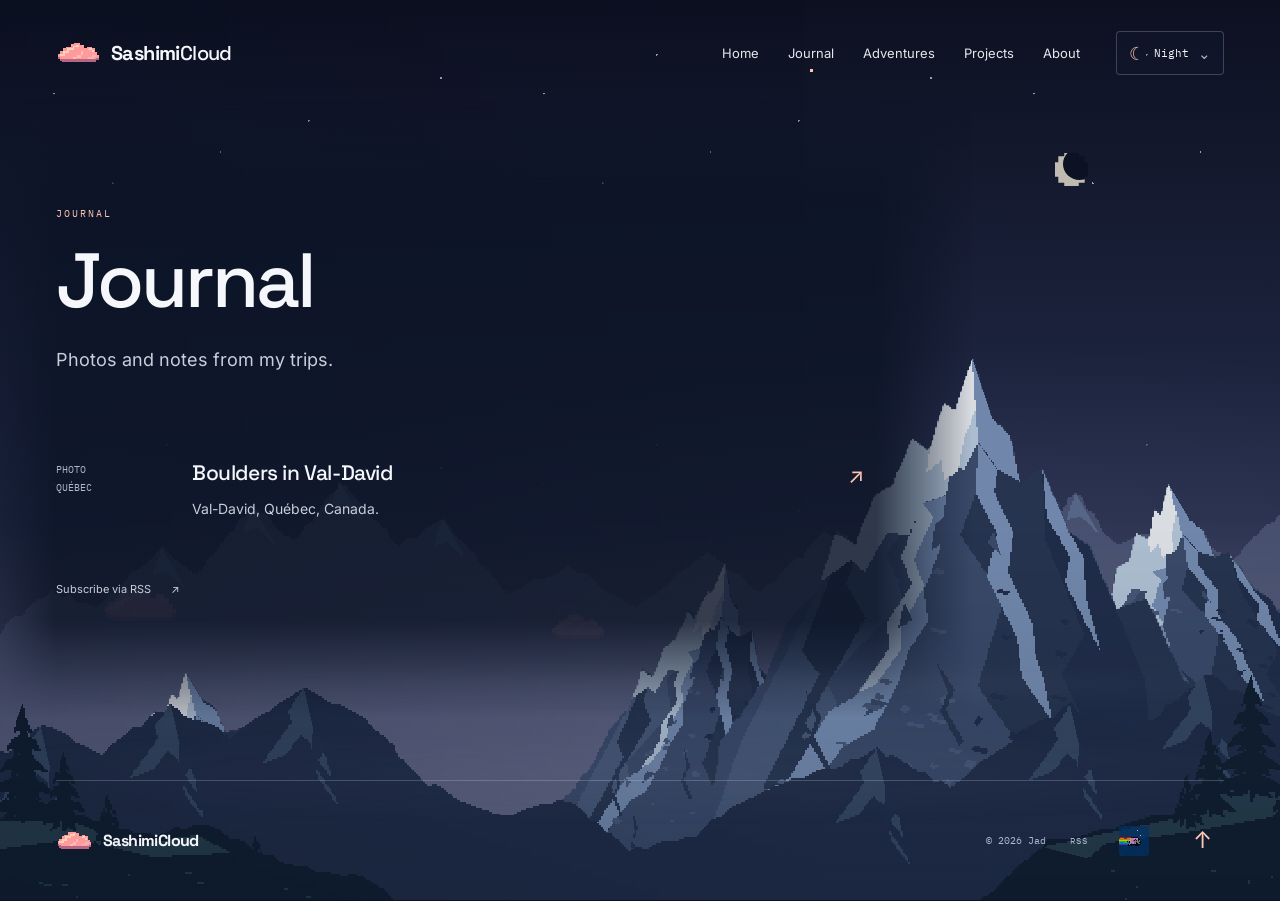
<file: journal.html>
<!doctype html>
<html lang="en" data-sky="night">
<head>
<meta charset="utf-8"><meta name="viewport" content="width=device-width,initial-scale=1">
<meta name="theme-color" content="#0c1021"><meta name="description" content="Jad&#x27;s journal entries and reflections.">
<title>Journal — SashimiCloud</title>
<link rel="canonical" href="https://sashimicloud.com/journal.html">
<link rel="alternate" type="application/rss+xml" title="SashimiCloud journal" href="feed.xml">
<meta property="og:title" content="Journal — SashimiCloud">
<meta property="og:description" content="Jad&#x27;s journal entries and reflections.">
<meta property="og:url" content="https://sashimicloud.com/journal.html">
<meta property="og:site_name" content="SashimiCloud">
<meta property="og:type" content="website">
<meta name="twitter:card" content="summary">
<link rel="icon" href="assets/favicon.svg?v=20261021-art2" type="image/svg+xml">
<script src="theme-init.js"></script><link rel="stylesheet" href="fonts.css"><link rel="stylesheet" href="styles.css?v=20261021-launch"><script defer src="site.js?v=20261021-launch"></script>
</head>
<body id="home" class="inner-page">
<a class="skip-link" href="#main">Skip to content</a>
<div class="world" aria-hidden="true">
 <div class="sky"></div><div class="stars"></div><div class="moon"></div>
 <div class="horizon-glow"></div>
 <div class="scenery distant"></div><div class="scenery summits"></div>
 <div class="mist mist-one"></div>
 <div class="ambient-cloud cloud-one"><img src="assets/cloud.svg?v=20261021-art2" width="48" height="26" alt=""></div>
 <div class="ambient-cloud cloud-two"><img src="assets/cloud.svg?v=20261021-art2" width="48" height="26" alt=""></div>
 <div class="scenery ridge"></div><div class="mist mist-two"></div><div class="scenery foreground"></div>
 <div class="world-shade"></div>
</div>
<header class="header wrap">
 <a class="brand" href="index.html" aria-label="SashimiCloud home"><img src="assets/cloud-small.svg?v=20261021-art2" alt="" width="48" height="26"><span>Sashimi<span>Cloud</span></span></a>
 <nav class="desktop-nav" aria-label="Main"><a href="index.html">Home</a><a href="journal.html" aria-current="page">Journal</a><a href="adventures.html">Adventures</a><a href="projects.html">Projects</a><a href="about.html">About</a></nav>
 <div class="header-tools">
  <details class="atmosphere js-only" id="atmosphere"><summary aria-label="Choose sky atmosphere"><span class="sky-icon" aria-hidden="true">☾</span><span id="sky-label">Night</span><span class="chevron" aria-hidden="true">⌄</span></summary><div class="sky-panel"><fieldset><legend>Sky atmosphere</legend><label><input type="radio" name="sky" value="auto" checked>Auto <small>Your local time</small></label><label><input type="radio" name="sky" value="day">Day <span aria-hidden="true">☼</span></label><label><input type="radio" name="sky" value="sunset">Sunset <span aria-hidden="true">◒</span></label><label><input type="radio" name="sky" value="night">Night <span aria-hidden="true">☾</span></label></fieldset></div></details>
  <details class="mobile-menu" id="mobile-menu"><summary aria-label="Open navigation"><span></span><span></span></summary><nav aria-label="Mobile"><a href="index.html">Home</a><a href="journal.html" aria-current="page">Journal</a><a href="adventures.html">Adventures</a><a href="projects.html">Projects</a><a href="about.html">About</a></nav></details>
 </div>
</header>
<main id="main" tabindex="-1" class="inner-main"><div class="page-wrap wrap"><div class="page-surface reading-surface"><header class="page-heading"><p class="eyebrow">JOURNAL</p><h1>Journal</h1><p class="page-intro">Photos and notes from my trips.</p></header><section aria-label="Entries"><a class="journal-entry" href="journal/val-david.html"><span class="post-date">PHOTO<br>QUÉBEC</span><div><h3>Boulders in Val-David</h3><p>Val-David, Québec, Canada.</p></div><span class="entry-arrow" aria-hidden="true">↗</span></a></section><a class="quiet-link" href="feed.xml">Subscribe via RSS <span aria-hidden="true">↗</span></a></div></div></main>
<footer class="footer wrap"><a class="brand" href="index.html"><img src="assets/cloud-small.svg?v=20261021-art2" alt="" width="40" height="24"><span>SashimiCloud</span></a><span class="footer-note">© 2026 Jad</span><a class="feed-link" href="feed.xml" aria-label="Subscribe to the journal RSS feed">RSS</a><a class="old-cat" href="legacy/archive.html" aria-label="See the original Nyan Cat artwork" title="An old friend"><img src="legacy/nyan_cat.png" alt="" width="40" height="40"></a><a class="back-top" href="#home" aria-label="Back to top">↑</a></footer>
<div class="sr-only" role="status" aria-live="polite" id="companion-status"></div>
</body></html>
</file>
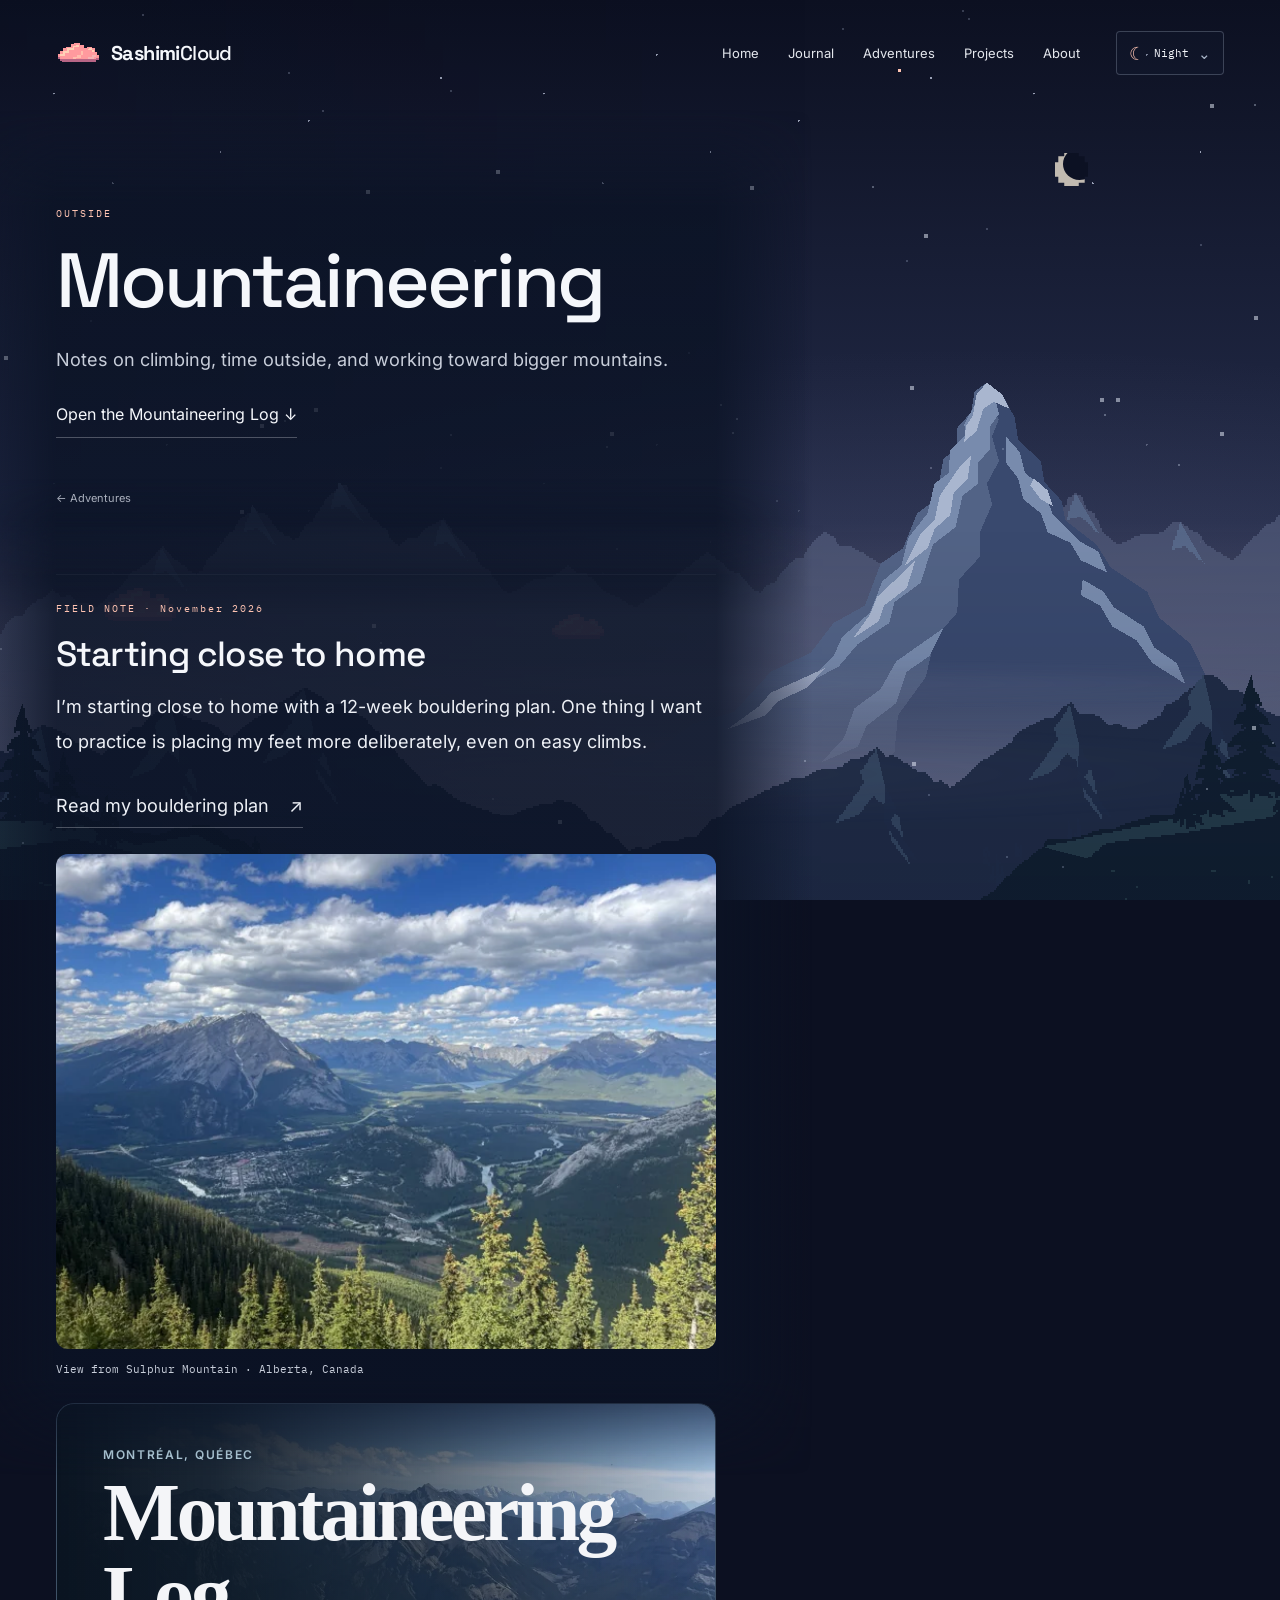
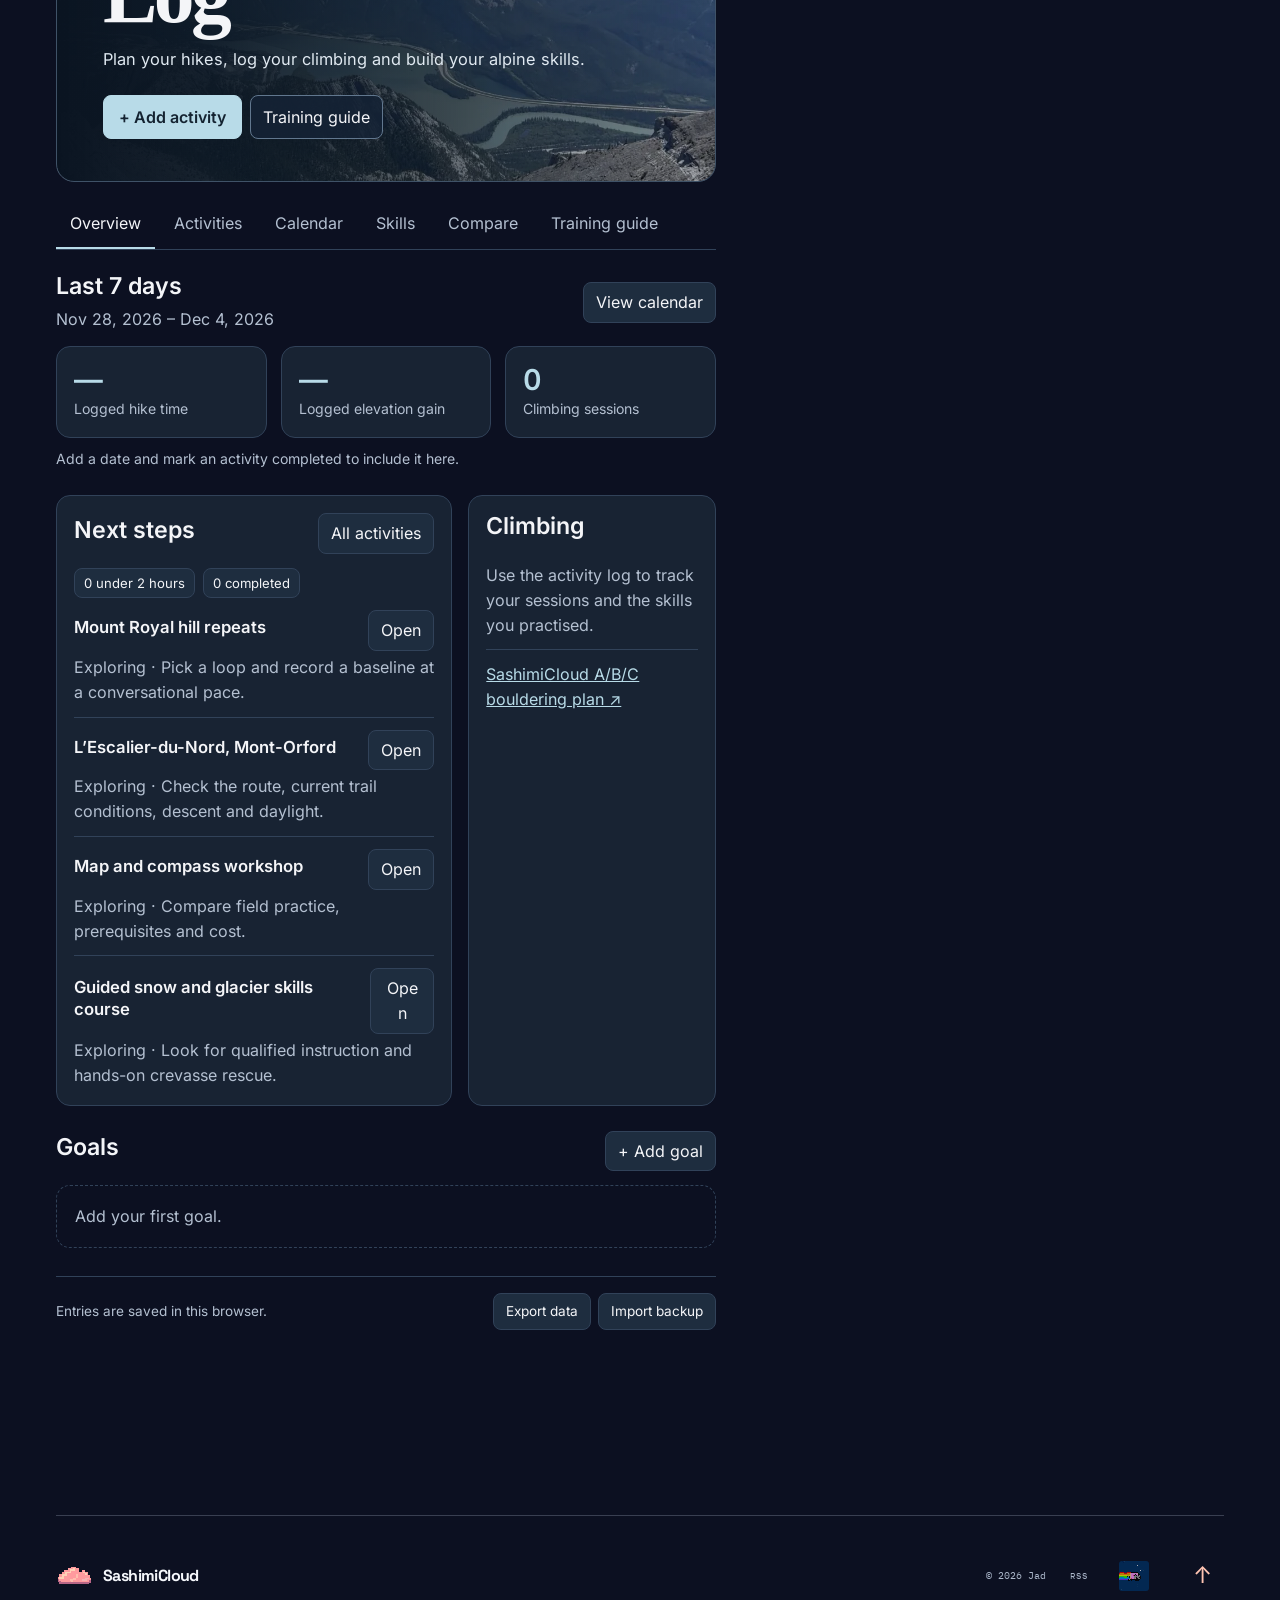
<file: mountaineering.html>
<!doctype html>
<html lang="en" data-sky="night">
<head>
<meta charset="utf-8"><meta name="viewport" content="width=device-width,initial-scale=1">
<meta name="theme-color" content="#0c1021"><meta name="description" content="Working toward bigger mountains. Mountaineering notes from SashimiCloud.">
<title>Mountaineering — SashimiCloud</title>
<link rel="canonical" href="https://sashimicloud.com/mountaineering.html">
<link rel="alternate" type="application/rss+xml" title="SashimiCloud journal" href="feed.xml">
<meta property="og:title" content="Mountaineering — SashimiCloud">
<meta property="og:description" content="Working toward bigger mountains. Mountaineering notes from SashimiCloud.">
<meta property="og:url" content="https://sashimicloud.com/mountaineering.html">
<meta property="og:site_name" content="SashimiCloud">
<meta property="og:type" content="website">
<meta name="twitter:card" content="summary">
<link rel="icon" href="assets/favicon.svg?v=20261021-art2" type="image/svg+xml">
<script src="theme-init.js"></script><link rel="stylesheet" href="fonts.css"><link rel="stylesheet" href="styles.css?v=20261021-launch"><script defer src="site.js?v=20261021-launch"></script>
<link rel="stylesheet" href="mountaineering.css?v=field-notes"><script defer src="snow.js?v=field-notes"></script>
</head>
<body id="home" class="inner-page mountaineering-page">
<a class="skip-link" href="#main">Skip to content</a>
<div class="world" aria-hidden="true">
 <div class="sky"></div><div class="stars"></div><div class="moon"></div>
 <div class="horizon-glow"></div>
 <div class="scenery distant"></div><svg class="matterhorn scenery" viewBox="0 0 360 240" preserveAspectRatio="xMidYMax meet" shape-rendering="crispEdges" focusable="false">
  <path class="peak-rock" d="M0 240V222L25 216 45 201 69 194 90 171 113 160 126 143 144 133 153 109 166 100 174 80 185 72 189 49 197 42 197 31 205 22 207 10 214 5 223 12 230 25 232 38 245 50 247 62 257 73 259 84 277 98 285 111 306 125 313 140 331 155 341 176 360 193V240Z"/>
  <path class="peak-shadow" d="M214 5 223 12 230 25 232 38 245 50 247 62 257 73 259 84 277 98 285 111 306 125 313 140 331 155 341 176 360 193V240H142L161 217 163 196 179 174 184 152 197 137 198 118 210 105 210 91 217 75 214 63 221 50 217 36 221 26 214 17Z"/>
  <path class="peak-ice" d="M209 14 213 9 219 15 221 23 216 30 216 43 209 51 209 63 200 70 196 88 183 98 176 120 161 131 158 143 140 155 129 168 110 178 126 162 131 151 147 137 154 119 165 110 169 94 180 80 184 63 192 57 193 44 202 35 201 29Z M225 36l8 9 3 12 10 8 6 16 15 15 11 6 5 12-15-7-6-10-13-6-4-11-10-8-3-12-7-9Z M269 118l12 7 6 9 17 11 6 12 13 9 5 12-19-12-9-13-14-8-7-12-11-6Z M189 146l-8 16-13 9-6 18-17 13-5 12-21 9 13-14 6-17 15-11 9-16Z"/>
  <path class="peak-snow" d="M208 12l6-7 9 7 4 8-9-4-6 4-4 13-7 6 1-9 4-6Z M198 54l7-7-2 13-8 8-2 13-9 8-4 11-13 10 9-18 8-8 3-14Z M166 114l7-7-5 16-13 10-3 9-15 10 10-14 4-10Z M241 60l8 7 3 9-7-4-6-8Z M121 169l-10 11-17 8-7 8-22 8 18-13 7-8Z"/>
 </svg>
 <div class="mist mist-one"></div>
 <div class="ambient-cloud cloud-one"><img src="assets/cloud.svg?v=20261021-art2" width="48" height="26" alt=""></div>
 <div class="ambient-cloud cloud-two"><img src="assets/cloud.svg?v=20261021-art2" width="48" height="26" alt=""></div>
 <div class="scenery ridge"></div><div class="mist mist-two"></div><div class="scenery foreground"></div>
 <div class="world-shade"></div>
 <canvas class="pixel-snow" aria-hidden="true"></canvas>
</div>
<header class="header wrap">
 <a class="brand" href="index.html" aria-label="SashimiCloud home"><img src="assets/cloud-small.svg?v=20261021-art2" alt="" width="48" height="26"><span>Sashimi<span>Cloud</span></span></a>
 <nav class="desktop-nav" aria-label="Main"><a href="index.html">Home</a><a href="journal.html">Journal</a><a href="adventures.html" aria-current="page">Adventures</a><a href="projects.html">Projects</a><a href="about.html">About</a></nav>
 <div class="header-tools">
  <details class="atmosphere js-only" id="atmosphere"><summary aria-label="Choose sky atmosphere"><span class="sky-icon" aria-hidden="true">☾</span><span id="sky-label">Night</span><span class="chevron" aria-hidden="true">⌄</span></summary><div class="sky-panel"><fieldset><legend>Sky atmosphere</legend><label><input type="radio" name="sky" value="auto" checked>Auto <small>Your local time</small></label><label><input type="radio" name="sky" value="day">Day <span aria-hidden="true">☼</span></label><label><input type="radio" name="sky" value="sunset">Sunset <span aria-hidden="true">◒</span></label><label><input type="radio" name="sky" value="night">Night <span aria-hidden="true">☾</span></label></fieldset><button class="snow-toggle js-only" type="button" aria-pressed="false">Pause snowfall</button></div></details>
  <details class="mobile-menu" id="mobile-menu"><summary aria-label="Open navigation"><span></span><span></span></summary><nav aria-label="Mobile"><a href="index.html">Home</a><a href="journal.html">Journal</a><a href="adventures.html" aria-current="page">Adventures</a><a href="projects.html">Projects</a><a href="about.html">About</a></nav></details>
 </div>
</header>
<main id="main" tabindex="-1" class="inner-main">
<div class="page-wrap wrap"><div class="page-surface">
<header class="page-heading reading-surface"><p class="eyebrow">OUTSIDE</p><h1>Mountaineering</h1><p class="page-intro">Notes on climbing, time outside, and working toward bigger mountains.</p> <p><a class="text-link" href="#mountaineering-log">Open the Mountaineering Log ↓</a></p> <a class="quiet-link" href="adventures.html">← Adventures</a></header>
<article class="mountain-note reading-surface" aria-labelledby="mountain-note-title">
 <p class="eyebrow">FIELD NOTE · <time datetime="2026-11">November 2026</time></p>
 <h2 id="mountain-note-title">Starting close to home</h2>
 <div class="prose">
  <p>I’m starting close to home with a 12-week bouldering plan. One thing I want to practice is placing my feet more deliberately, even on easy climbs.</p>
  <a class="text-link" href="bouldering.html">Read my bouldering plan <span aria-hidden="true">↗</span></a>
 </div>
 <figure class="mountain-note-photo">
  <img src="assets/photos/valley-640.webp" srcset="assets/photos/valley-640.webp 640w, assets/photos/valley-1280.webp 1280w" sizes="(max-width: 600px) 90vw, 620px" width="1280" height="960" alt="Layered mountain ridges and a river valley under scattered clouds" loading="lazy" decoding="async">
  <figcaption>View from Sulphur Mountain · Alberta, Canada</figcaption>
 </figure>
</article>

<section id="mountaineering-log" aria-label="Mountaineering log" style="margin: 1.5rem 0; scroll-margin-top: 1rem;">
 <div id="log-mount"></div>
 <noscript><p>The training log needs JavaScript to display your activities and save entries.</p></noscript>
 <template id="log-template">
<style>
:host{display:block;min-width:0;color-scheme:dark;--bg:#101823;--panel:#182333;--line:#314259;--text:#f4f5f8;--muted:#b4c0d1;--accent:#b8dbe8;--ink:#142331;--radius:14px;font:16px/1.55 "Geist","Inter",system-ui,sans-serif}
*{box-sizing:border-box}.log-surface{margin:0;background:var(--bg);color:var(--text)}.wrap{width:min(1160px,calc(100% - 44px));margin:auto}.top{border-bottom:1px solid #27384a}.top-inner{display:flex;align-items:center;justify-content:space-between;min-height:63px}.brand{display:flex;align-items:center;gap:0;color:var(--text);text-decoration:none;font-weight:750}.brand img{margin-right:9px}.brand span,.top-note,.muted{color:var(--muted)}.top-note{font-size:.85rem}.hero{min-height:330px;display:flex;align-items:center;border:1px solid #3f5267;border-radius:18px;margin-top:24px;background:linear-gradient(90deg,#0a1421 0%,#0c1825eb 24%,#0d1925a0 54%,#10182320 100%),url('assets/photos/summit-1280.webp') center 54%/cover;overflow:hidden}.hero-text{padding:42px 7%}.eyebrow{color:#c2dfed;letter-spacing:.14em;font-weight:700;font-size:.75rem;margin:0 0 8px}h1,h2,h3,p{margin-top:0}h2#title{font:600 clamp(2.8rem,6.5vw,5.1rem)/1 "Instrument Serif",Georgia,serif;letter-spacing:-.045em;margin-bottom:12px}h2{font-size:1.45rem;line-height:1.2;margin-bottom:6px}h3{font-size:1.04rem;line-height:1.3;margin-bottom:5px}.hero p:not(.eyebrow){color:#e0e9f1;font-size:1.02rem;margin-bottom:22px}a{color:var(--accent)}button,input,select,textarea{font:inherit}button,.link-button{display:inline-block;cursor:pointer;border:1px solid var(--line);background:#1e2d3f;color:var(--text);border-radius:8px;padding:7px 12px;text-decoration:none}button:hover,.link-button:hover{background:#2a3d52}button:disabled{opacity:.5;cursor:default}.primary{background:var(--accent);border-color:var(--accent);color:var(--ink);font-weight:750;padding:9px 15px}.primary:hover{background:#d0eaf2}button[aria-pressed=true]{border-color:var(--accent);color:var(--accent)}:focus-visible{outline:2px solid #f0cb9e;outline-offset:3px}.tabs{display:flex;gap:5px;border-bottom:1px solid var(--line);margin:18px 0 23px;overflow:auto}.tabs button{flex-shrink:0;background:transparent;border:0;border-radius:0;padding:11px 14px;color:var(--muted);border-bottom:2px solid transparent}.tabs button[aria-current]{color:var(--text);border-bottom-color:var(--accent)}.section-head,.toolbar,.dialog-title,.dialog-actions,.foot,.row-top{display:flex;align-items:center;justify-content:space-between;gap:12px}.section-head{margin:0 0 14px}.section-head p{margin:4px 0 0}.grid{display:grid;gap:14px;grid-template-columns:repeat(3,minmax(0,1fr))}.split{display:grid;grid-template-columns:minmax(0,1.6fr) minmax(0,1fr);gap:16px;margin-top:25px}.panel,.card{background:var(--panel);border:1px solid var(--line);border-radius:var(--radius);padding:17px;min-width:0;overflow-wrap:anywhere}.card{display:flex;flex-direction:column;align-items:flex-start;gap:7px}.card h3,.card p,.panel p:last-child{margin-bottom:0}.stats strong{font-size:1.8rem;line-height:1.1;display:block;color:var(--accent)}.stats span{font-size:.88rem;color:var(--muted)}.section-gap{margin-top:25px}.row{padding:12px 0;border-bottom:1px solid var(--line)}.row:last-child{border-bottom:0;padding-bottom:0}.row p{margin:4px 0}.toolbar{flex-wrap:wrap;justify-content:flex-start;margin-bottom:14px}.toolbar label{display:flex;flex-direction:column;gap:4px;font-size:.83rem;color:var(--muted)}.toolbar label:first-child{flex:1;min-width:150px}.tags,.actions{display:flex;flex-wrap:wrap;gap:6px;align-items:center}.actions{margin-top:auto;padding-top:6px}.tag{border:1px solid #3e5168;border-radius:20px;padding:2px 8px;font-size:.75rem;color:#d6e1ed}.near,.done{background:#193b39;border-color:#467670;color:#c8eee3}.far{background:#49372e;border-color:#84634c;color:#ffe0c5}.details{width:100%;font-size:.87rem}.details summary{cursor:pointer;color:var(--accent)}dl{margin:7px 0}dt{color:var(--muted)}dd{margin:0 0 5px;white-space:pre-wrap}.table-wrap,.calendar-wrap{overflow:auto}.compare-table{border-collapse:collapse;width:100%;min-width:460px;background:var(--panel)}th,td{text-align:left;padding:10px;border:1px solid var(--line);vertical-align:top;white-space:pre-wrap;overflow-wrap:anywhere}th{color:var(--accent)}.calendar{display:grid;grid-template-columns:repeat(7,minmax(0,1fr));min-width:620px;gap:4px}.day,.weekday{padding:7px;border-radius:7px}.weekday{font-size:.85rem;color:var(--muted)}.day{background:var(--panel);border:1px solid var(--line);min-height:92px}.day.today{border-color:#9cc4d8}.day button{display:block;width:100%;text-align:left;padding:3px 5px;margin-top:4px;font-size:.76rem;overflow-wrap:anywhere}.unscheduled{margin-top:16px}.foot{border-top:1px solid var(--line);margin-top:28px;padding:16px 0;color:var(--muted);font-size:.85rem;flex-wrap:wrap}.foot div{display:flex;gap:7px;flex-wrap:wrap}#notice:not(:empty){position:fixed;bottom:10px;right:14px;max-width:min(420px,90vw);padding:10px 14px;background:#d6edf2;color:var(--ink);border-radius:8px;z-index:5;margin:0}
dialog{color:var(--text);background:var(--panel);border:1px solid var(--line);border-radius:14px;width:min(650px,calc(100% - 24px));max-height:calc(100dvh - 32px);padding:18px}dialog::backdrop{background:#050a12bb}.dialog-title{margin-bottom:13px}.dialog-actions{justify-content:flex-end;margin-top:15px}.form-grid{display:grid;grid-template-columns:1fr 1fr;gap:10px}.form-grid label{display:flex;flex-direction:column;gap:3px;font-size:.86rem;color:var(--muted)}.form-grid .wide{grid-column:1/-1}input,select,textarea{background:#101a28;color:var(--text);border:1px solid #495e75;border-radius:7px;padding:7px 9px;min-width:0;width:100%}textarea{resize:vertical}.form-grid fieldset{margin:0;border:1px solid var(--line);border-radius:7px}.form-grid .check{display:inline-flex;flex-direction:row;align-items:center;margin:3px 12px 3px 0}.check input{width:auto}.skill-status{display:block;margin-top:9px}.progress{height:5px;border-radius:9px;background:#32445a;margin:8px 0}.progress span{display:block;height:100%;background:var(--accent);border-radius:9px}.empty{color:var(--muted);padding:18px;border:1px dashed var(--line);border-radius:var(--radius)}[hidden]{display:none!important}
@media(max-width:800px){.grid{grid-template-columns:repeat(2,minmax(0,1fr))}.split{grid-template-columns:1fr}}@media(max-width:540px){.wrap{width:calc(100% - 24px)}.hero{min-height:278px;background-position:59% center}.hero-text{padding:25px 18px}.grid:not(.stats){grid-template-columns:1fr}.stats{grid-template-columns:repeat(3,minmax(0,1fr));gap:5px}.stats .panel{padding:9px}.stats span{font-size:.75rem}.section-head{align-items:flex-start}.form-grid{grid-template-columns:1fr}.toolbar label{flex:1 0 42%}}

.skip-link {
  position:absolute;
  z-index:2;
  left:12px;
  top:8px;
  transform:translateY(-160%);
  padding:8px 12px;
  border-radius:8px;
  background:var(--accent);
  color:var(--ink);
}
.skip-link:focus {transform:translateY(0)}
.hero-actions,.overview-filters {display:flex;gap:8px;flex-wrap:wrap}
.hero-actions button:not(.primary) {background:#142335d9;border-color:#61778e}
.hero-actions button:not(.primary):hover {background:#293f55}
.overview-filters button {font-size:.82rem;padding:4px 9px}
.stats strong {overflow-wrap:normal;font-variant-numeric:tabular-nums}
.weekly-note {margin:10px 0 0;font-size:.88rem}
.calendar-agenda {display:none}
.calendar-head .actions {flex-wrap:nowrap;padding-top:0}
.stage-grid {list-style:none;margin:0;padding:0}
.stage {border-top:2px solid #7197b1}
.stage h3,.evidence h3 {font-size:1.15rem;margin-bottom:8px}
.stage-marker {font-size:.91rem;color:var(--accent)}
.skill-roadmap + .skill-roadmap {margin-top:24px}
.skill-roadmap .grid {align-items:start}
.skill-roadmap > h3 {font-size:1.12rem;margin-bottom:9px}
.skill-card h4 {font-size:1rem;margin:0 0 6px}
.skill-card p {font-size:.9rem;margin-bottom:8px}
.skill-card summary {cursor:pointer;color:var(--accent);font-size:.86rem;margin-top:8px}
.skill-picker-group + .skill-picker-group {margin-top:8px}
.skill-picker-group summary {cursor:pointer;color:var(--accent);font-size:.88rem}
.evidence-grid {display:grid;grid-template-columns:repeat(2,minmax(0,1fr));gap:14px}
.evidence-category {color:var(--accent);font-size:.78rem;margin-bottom:5px}
.evidence details {border-top:1px solid var(--line);padding-top:9px}
.evidence summary {cursor:pointer;font-size:.86rem;color:var(--accent)}
.source-links {font-size:.82rem;list-style:none;padding:0;margin:8px 0 0}
.source-links li + li {margin-top:3px}
.optional-details {min-width:0;padding:8px 10px 10px}
.form-hint {font-size:.8rem;margin:0}
#editor-error {font-size:.88rem;color:#ffdbc0;margin:10px 0 0}
@media(max-width:650px) {
  .calendar-wrap {display:none}
  .calendar-agenda {display:block}
  .evidence-grid {grid-template-columns:1fr}
}
@media(max-width:540px) {
  .stats strong {font-size:1.15rem}
  .stats span {display:block;line-height:1.3}
  .top-note {font-size:.75rem}
  .calendar-head {flex-wrap:wrap}
  .calendar-head h2 {margin:0}
}

.wrap{width:100%}.log-surface{background:transparent}.hero{margin-top:0}
</style>
<div class="wrap log-surface">
<section class="hero" aria-labelledby="title">
 <div class="hero-text">
  <p class="eyebrow">MONTRÉAL, QUÉBEC</p>
  <h2 id="title">Mountaineering Log</h2>
  <p>Plan your hikes, log your climbing and build your alpine skills.</p>
  <div class="hero-actions"><button class="primary" type="button" data-action="add">+ Add activity</button><button type="button" data-tab="guide">Training guide</button></div>
 </div>
</section>
<nav class="tabs" aria-label="Log views" id="tabs">
 <button data-tab="overview" aria-current="page">Overview</button>
 <button data-tab="activities">Activities</button>
 <button data-tab="calendar">Calendar</button>
 <button data-tab="skills">Skills</button>
 <button data-tab="compare">Compare <span id="compare-count"></span></button>
 <button data-tab="guide">Training guide</button>
</nav>
<section id="view" aria-label="Log view" tabindex="-1"></section>
<footer class="foot"><span>Entries are saved in this browser.</span><div><button type="button" data-action="export">Export data</button><button type="button" data-action="import">Import backup</button><input type="file" id="import-file" accept=".json,application/json" hidden></div></footer>
<p id="notice" role="status" aria-live="polite"></p>
</div>
<dialog id="editor" aria-labelledby="editor-title">
 <form id="editor-form">
  <div class="dialog-title"><h2 id="editor-title"></h2><button type="button" data-action="close" aria-label="Close">×</button></div>
  <div id="editor-fields"></div>
  <p id="editor-error" role="alert" hidden></p>
  <div class="dialog-actions"><button type="button" data-action="close">Cancel</button><button type="submit" class="primary">Save</button></div>
 </form>
</dialog>

 </template>
 <script>
(() => {
"use strict";
const logRoot = document.getElementById("log-mount").attachShadow({mode:"open"});
logRoot.append(document.getElementById("log-template").content.cloneNode(true));
"use strict";

const sources = {
  intensity: {
    label: "CDC · Measuring physical activity intensity",
    href: "https://www.cdc.gov/physical-activity-basics/measuring/index.html"
  },
  strength: {
    label: "ACSM · Resistance training position stand (2026)",
    href: "https://pubmed.ncbi.nlm.nih.gov/41843416/"
  },
  backpack: {
    label: "Knapik et al. · Load carriage systematic review (2012)",
    href: "https://pubmed.ncbi.nlm.nih.gov/22130400/"
  },
  effort: {
    label: "Haddad et al. · Session RPE review (2017)",
    href: "https://www.frontiersin.org/journals/neuroscience/articles/10.3389/fnins.2017.00612/full"
  },
  workload: {
    label: "Impellizzeri et al. · Limits of workload ratios (2020)",
    href: "https://pubmed.ncbi.nlm.nih.gov/32502973/"
  },
  climbing: {
    label: "Stien et al. · Climbing training systematic review (2023)",
    href: "https://pubmed.ncbi.nlm.nih.gov/36636194/"
  },
  overuse: {
    label: "Quarmby et al. · Climbing overuse systematic review (2023)",
    href: "https://pubmed.ncbi.nlm.nih.gov/38162697/"
  },
  hiking: {
    label: "Parks Canada · Preparing for a hike",
    href: "https://parks.canada.ca/voyage-travel/experiences/sports/randonnee-hiking/preparer-prepare"
  },
  ratings: {
    label: "Parks Canada · Trail ratings and descriptions",
    href: "https://www.parcs.canada.ca/voyage-travel/experiences/sports/randonnee-hiking/niveaux-sentiers-trail-ratings"
  },
  avalanche: {
    label: "Avalanche Canada · Avalanche Skills Training",
    href: "https://avalanche.ca/training"
  },
  quebec: {
    label: "Avalanche Québec · AST 1 providers and courses",
    href: "https://avalanchequebec.ca/en/training-ast1/"
  },
  glacier: {
    label: "Parks Canada · Glacier terrain hazards",
    href: "https://parks.canada.ca/pn-np/nu/auyuittuq/securite-safety/terrestre-land"
  },
  guides: {
    label: "Association of Canadian Mountain Guides",
    href: "https://acmg.ca/"
  },
  altitude: {
    label: "Wilderness Medical Society · Altitude illness guidelines (2024)",
    href: "https://doi.org/10.1016/j.wem.2023.05.013"
  },
  montreal: {
    label: "Alpine Club of Canada · Montréal section",
    href: "https://alpineclubofcanada.ca/section/montreal/"
  },
  acmg: {
    label: "Association of Canadian Mountain Guides · Guide directory",
    href: "https://acmg.ca/member-search/"
  },
  firstAid: {
    label: "Canadian Red Cross · Wilderness and remote first aid",
    href: "https://www.redcross.ca/training-and-certification/first-aid-and-safety-courses/wilderness-remote-marine-first-aid-courses"
  },
  partnerCheck: {
    label: "Petzl · Partner check",
    href: "https://www.petzl.com/ca/en/sport/tech-tips/basic-techniques/partner-check/PARTNER-CHECK_SPO_a77w0000000PBmDAAW.html"
  },
  alpineCourses: {
    label: "Alpine Club of Canada · Camps and courses",
    href: "https://help.alpineclubofcanada.ca/en/knowledge-base/about-acc-camps-and-courses"
  },
  ast2: {
    label: "Avalanche Québec · AST 2 prerequisites",
    href: "https://avalanchequebec.ca/en/training-ast2/"
  },
  reddit: {
    label: "Reddit · The community checklist that inspired this roadmap",
    href: "https://www.reddit.com/r/Mountaineering/comments/iiheq5/i_built_a_master_list_of_climbing_skills_for/"
  }
};

const guideStages = [
  {
    title: "Local hills and navigation",
    task: "Use a familiar loop on Mount Royal for steady climbs and descents. On a marked trail, practise identifying your position and the next junction from the map.",
    marker: "You can repeat the outing at a conversational pace and explain where you would turn back."
  },
  {
    title: "Longer hikes and winter skills",
    task: "Build toward your 5–6 hour hike with your usual daypack. Compare trail conditions, terrain and descent demands. Add supervised winter skills when you’re ready for the relevant conditions.",
    marker: "You’ve logged how your pace, footing and recovery held up, and can describe which conditions you’ve practised in."
  },
  {
    title: "Guided alpine skills",
    task: "Compare qualified instructors and look for field practice in snow travel, crampon and ice-axe use, roped glacier travel and crevasse rescue. Learn avalanche skills before entering avalanche terrain.",
    marker: "Your instructor can help you identify a suitable next objective and what to practise again first."
  }
];

const guideTopics = [
  {
    title: "Pace and progress on hills",
    category: "Research review and public health guidance",
    evidence: "The talk test is a practical way to gauge aerobic intensity. Load-carriage studies found benefits when aerobic and resistance training were combined with progressive practice carrying a pack. Much of that evidence comes from military populations.",
    application: "Use your running and cycling base, then practise with the shoes and pack you’ll actually hike in. Keep routine climbs conversational. When a familiar route feels repeatable and you recover as usual, try changing one variable at a time, such as duration, ascent, pack weight or terrain.",
    refs: ["intensity", "backpack"]
  },
  {
    title: "Build leg strength for long days",
    category: "Position stand and systematic review",
    evidence: "The ACSM recommends progressive resistance training for healthy adults, working all major muscle groups at least twice weekly. Training to muscular failure did not consistently improve outcomes.",
    application: "If it fits your existing week, use exercises such as step-ups, split squats and calf raises alongside hill practice. Start with loads you control and progress as the movements become repeatable. Use real descents to practise foot placement and pacing.",
    refs: ["strength", "backpack"]
  },
  {
    title: "Track effort and recovery together",
    category: "Training monitoring research",
    evidence: "Session rating of perceived exertion (RPE) is a practical measure of overall effort. Multiplying it by session minutes gives a descriptive training-load value in arbitrary units. Workload ratios have serious limitations as injury predictors.",
    application: "After a hike or climb, rate the whole session from 0 (rest) to 10 (maximal). Compare similar sessions and add a next-day recovery note. For climbing, keep hard attempts in view because overall effort describes a different demand from how hard you pulled on individual moves.",
    refs: ["effort", "workload", "overuse"]
  },
  {
    title: "Keep climbing practice specific",
    category: "Climbing systematic reviews",
    evidence: "Small trials suggest that climbing-specific resistance work can improve some strength and endurance tests. The ideal dose for newer climbers is uncertain. Higher climbing intensity was associated with more overuse injuries in a separate review.",
    application: "Use your current A/B/C plan to separate limit attempts from easier technique work. Track foot placement and movement on slopers and overhangs alongside grades. Keep the Friday slot and adjust the harder sessions around demanding hikes and how you recover.",
    refs: ["climbing", "overuse"]
  },
  {
    title: "Plan and practise in the field",
    category: "Parks Canada field guidance",
    evidence: "Trail grades are a starting point. Route conditions, weather, terrain, elevation gain and the group’s experience all affect whether a hike is a good fit.",
    application: "Check current conditions and the forecast. Bring a map and suitable equipment, share your route and return time, and decide on a turnaround time. Use the activity’s route plan and notes to record what changed.",
    refs: ["hiking", "ratings"]
  },
  {
    title: "Learn snow, glacier and altitude skills",
    category: "Canadian field guidance and clinical guideline",
    evidence: "Avalanche Skills Training 1 (AST 1) covers terrain recognition, forecasts, trip planning and companion rescue. Glacier travel requires specialised equipment and practised rescue skills. At altitude, the rate of increase in sleeping elevation matters for acclimatization.",
    application: "Use a field-based avalanche course before travelling in avalanche terrain. Compare guided alpine courses for hands-on glacier travel and crevasse rescue. For a high-altitude trip, plan gradual gains in sleeping elevation and time to acclimatize.",
    refs: ["avalanche", "quebec", "glacier", "guides", "altitude"]
  }
];

"use strict";

const skills = {
  navigation: ["Route planning", "Plot your route and bailout points. Note which junctions and landmarks you expect to pass."],
  orientation: ["Map and compass", "On a marked trail, orient your map, identify your position, then check it against a known point."],
  terrain: ["Uneven terrain", "Practise controlled foot placement and descents. Log the surface and conditions you handled."],
  effort: ["Pacing and endurance", "Compare pace, effort and next-day recovery on similar outings."],
  gear: ["Equipment", "Use your usual daypack on practice hikes. Learn technical gear with an instructor in the field."],
  alpine: ["Alpine fundamentals", "Track supervised snow travel, avalanche skills, roped glacier travel and crevasse rescue."],
  climbing: ["Climbing technique", "Log foot placement, slopers and overhangs alongside grades from your A/B/C plan."],
  weather: ["Weather and turnaround decisions", "Check the forecast and daylight before leaving, then compare the actual conditions with your plan."],
  emergency: ["Trip plans and emergency communication", "Share your route and return time. Practise using the communication device you carry."],
  firstAid: ["Wilderness first aid", "Take a hands-on course and log scenario practice in patient assessment, bleeding control, cold exposure and evacuation planning."],
  ropeBasics: ["Top-rope checks and rope handling", "Review partner checks, tie-in, belaying, lowering and equipment inspection with your gym or an instructor."],
  lead: ["Lead climbing and lead belaying", "After meeting your gym’s prerequisites, take an indoor lead course and practise clipping, belaying and fall management under supervision."],
  outdoorSport: ["Outdoor sport and descent skills", "Take a supervised gym-to-crag course. Log anchor assessment, descent and retreat decisions in the context where you learned them."],
  scrambling: ["Scrambling and exposure", "Learn route choice, downclimbing and when to turn around with an experienced leader or guide. Log the terrain and conditions."],
  winter: ["Winter hiking and cold management", "Practise layers, footing, traction and navigation on short winter outings on marked trails. Record the surface, visibility and daylight."],
  ice: ["Introductory ice climbing", "Start with a supervised top-rope session. Track equipment fit, footwork and tool placement."],
  avalanche: ["Avalanche terrain and companion rescue", "Take field-based AST 1 before travelling in avalanche terrain. Log forecast and terrain interpretation and companion-rescue drills."],
  snow: ["Steep snow travel", "In a guided course, practise crampon and ice-axe use, route selection and self-arrest on terrain chosen by the instructor."],
  glacier: ["Glacier travel and crevasse rescue", "Practise roped glacier travel, snow anchors and rescue scenarios with a qualified instructor. Record the role you performed and the conditions."],
  multipitch: ["Multipitch rope systems and retreat", "Build on outdoor rope skills with a course covering belay transitions, anchor assessment and descent or retreat planning."],
  trad: ["Trad protection and anchors", "Practise evaluating and placing protection on the ground with an instructor. Progress to supervised climbing and record the placements you reviewed."],
  rockRescue: ["Rock self-rescue", "After you are comfortable with the relevant rope systems, take supervised practice in belay escapes, rope ascent and assisted rescue."],
  touring: ["Ski touring and avalanche decisions", "Build ski and touring experience, practise AST 1 skills and check the course prerequisites before considering AST 2."],
  expedition: ["Overnight and expedition logistics", "Build from simpler overnight trips. Log shelter, food, fuel, water, group communication and evacuation planning."]
};
const skillRoadmap = [
  {
    title:"Start around Montréal",
    ids:["navigation","orientation","terrain","effort","gear","weather","emergency","firstAid","climbing","ropeBasics","lead"],
    refs:["hiking","firstAid","partnerCheck","montreal"]
  },
  {
    title:"Build outdoor and winter experience",
    ids:["outdoorSport","scrambling","winter","ice","avalanche"],
    refs:["ratings","montreal","acmg","avalanche","quebec"]
  },
  {
    title:"Train for alpine terrain",
    ids:["alpine","snow","glacier"],
    refs:["alpineCourses","acmg","glacier"]
  },
  {
    title:"Specialize when an objective calls for it",
    ids:["multipitch","trad","rockRescue","touring","expedition"],
    refs:["acmg","ast2","alpineCourses"]
  }
];
const types = {hike:"Hike", course:"Course", climb:"Climbing"};
const statuses = {idea:"Exploring", planned:"Planned", done:"Completed"};
const fits = {unknown:"To assess", yes:"Good fit", challenge:"Stretch goal", later:"For later"};
const levels = {discover:"To learn", practise:"Practising", progressing:"Making progress", consolidate:"To consolidate"};
const legacyLevels = {"À découvrir":"discover", "À pratiquer":"practise", "En progression":"progressing", "À consolider":"consolidate"};
const difficulties = {easy:"Easy", moderate:"Moderate", hard:"Hard", technical:"Technical"};
const regions = {near:"Under 2 hours", exception:"Worth the extra travel", far:"2 hours or more", unknown:"Travel time unknown"};

const starterActivities = [
  {id:"royal", title:"Mount Royal hill repeats", type:"hike", status:"idea", fit:"unknown",
    location:"Montréal, Québec", skills:["terrain","effort"], next:"Pick a loop and record a baseline at a conversational pace."},
  {id:"orford", title:"L’Escalier-du-Nord, Mont-Orford", type:"hike", status:"idea", fit:"unknown",
    location:"Parc national du Mont-Orford, Québec", skills:["navigation","terrain","effort"],
    next:"Check the route, current trail conditions, descent and daylight."},
  {id:"orientation", title:"Map and compass workshop", type:"course", status:"idea", fit:"unknown",
    location:"Montréal area · venue to confirm", skills:["navigation","orientation"],
    next:"Compare field practice, prerequisites and cost."},
  {id:"glacier", title:"Guided snow and glacier skills course", type:"course", status:"idea", fit:"later",
    location:"Canadian Rockies", exception:"Longer-term option for supervised snow and glacier practice.",
    skills:["gear","alpine"], next:"Look for qualified instruction and hands-on crevasse rescue."}
];
const storageKey = "sashimicloud.carnet-alpinisme.v1";
const activityText = ["title","location","gear","prereqs","link","exception","next","notes","routePlan","recovery"];
const activityNumbers = ["duration","gain","travel","price","packWeight","rpe"];
const numeric = value => (typeof value === "number" || (typeof value === "string" && value.trim() !== "")) && Number.isFinite(Number(value));
const hasOption = (options, key) => typeof key === "string" && Object.hasOwn(options,key);

function safeUrl(value) {
  try {
    const parsed = new URL(value);
    return ["http:","https:"].includes(parsed.protocol) ? parsed.href : "";
  } catch {
    return "";
  }
}

function freshLog() {
  return {
    activities: starterActivities.map(a => ({...a,skills:[...a.skills]})),
    goals: [],
    progress: {}
  };
}

function loadLog(data) {
  if (!data || !Array.isArray(data.activities) || !Array.isArray(data.goals) ||
      !data.progress || typeof data.progress !== "object" || Array.isArray(data.progress)) {
    throw new Error("Invalid backup");
  }

  const validId = value => typeof value === "string" && /^[a-z0-9-]{1,100}$/i.test(value);
  const validDate = value => value === undefined || value === "" || (
    typeof value === "string" && /^\d{4}-\d{2}-\d{2}$/.test(value) &&
    Number.isFinite(Date.parse(value)) && new Date(value).toISOString().slice(0,10) === value
  );
  const positiveOrZero = value => value === undefined || value === "" || (numeric(value) && Number(value) >= 0);
  const activities = data.activities.map(a => {
    if (!a || !validId(a.id) || !hasOption(types,a.type) || !hasOption(statuses,a.status) ||
        !hasOption(fits,a.fit) || typeof a.title !== "string" || !a.title.trim() ||
        !Array.isArray(a.skills) || !a.skills.every(id => hasOption(skills,id)) ||
        !activityText.every(key => a[key] === undefined || typeof a[key] === "string") ||
        !activityNumbers.every(key => positiveOrZero(a[key])) ||
        (numeric(a.rpe) && Number(a.rpe) > 10) ||
        (a.difficulty && !hasOption(difficulties,a.difficulty)) || !validDate(a.date) ||
        (a.link && !safeUrl(a.link))) {
      throw new Error("Invalid activity");
    }
    return a;
  });
  const goals = data.goals.map(g => {
    if (!g || !validId(g.id) || typeof g.title !== "string" || !g.title.trim() ||
        typeof g.next !== "string" || typeof g.done !== "boolean") {
      throw new Error("Invalid goal");
    }
    return g;
  });
  if (new Set(activities.map(a => a.id)).size !== activities.length ||
      new Set(goals.map(g => g.id)).size !== goals.length) {
    throw new Error("Duplicate record");
  }
  const progress = Object.fromEntries(Object.entries(data.progress).map(([id,value]) => {
    const level = hasOption(legacyLevels,value) ? legacyLevels[value] : value;
    if (!hasOption(skills,id) || !hasOption(levels,level)) throw new Error("Invalid skill level");
    return [id,level];
  }));
  return {activities, goals, progress};
}

"use strict";

const dateFormat = new Intl.DateTimeFormat("en-CA", {dateStyle:"medium", timeZone:"UTC"});
const monthFormat = new Intl.DateTimeFormat("en-CA", {month:"long", year:"numeric", timeZone:"UTC"});
const montrealDate = new Intl.DateTimeFormat("en-CA", {
  timeZone:"America/Toronto", year:"numeric", month:"2-digit", day:"2-digit"
});
const money = new Intl.NumberFormat("en-CA", {style:"currency", currency:"CAD"});
const decimal = new Intl.NumberFormat("en-CA", {maximumFractionDigits:1});
const blankFilters = {search:"", type:"", status:"", region:"", fit:""};

let state = freshLog();
let tab = "overview";
let month = asDate(today());
let filters = {...blankFilters};
let selected = new Set();
let editing;
let noticeTimer;

const view = logRoot.querySelector("#view");
const editor = logRoot.querySelector("#editor");
const form = logRoot.querySelector("#editor-form");
const editorError = logRoot.querySelector("#editor-error");

function today() {
  const parts = Object.fromEntries(montrealDate.formatToParts(new Date()).map(p => [p.type,p.value]));
  return [parts.year,parts.month,parts.day].join("-");
}

function asDate(value) {
  return new Date(value + "T12:00:00Z");
}

const dateValue = value => value ? dateFormat.format(asDate(value)) : "No date";
const isoDay = date => date.toISOString().slice(0,10);
const byDate = (a,b) => (a.date || "9999").localeCompare(b.date || "9999");
const searchText = text => text.normalize("NFD").replace(/\p{M}/gu,"").toLocaleLowerCase("en-CA");
const numberWith = (value,unit) => numeric(value) ? decimal.format(Number(value)) + " " + unit : "";
const price = a => numeric(a.price) ? money.format(Number(a.price)) : "";
const skillNames = a => a.skills.map(id => skills[id][0]).join(", ");
const effortRating = a => numeric(a.rpe) ? decimal.format(Number(a.rpe)) + " / 10" : "";
const sessionLoad = a => a.status === "done" && numeric(a.duration) && numeric(a.rpe)
  ? numberWith(Number(a.duration) * Number(a.rpe),"AU")
  : "";

const escape = (value = "") => String(value ?? "").replace(/[&<>"']/g, char => ({
  "&":"&amp;", "<":"&lt;", ">":"&gt;", '"':"&quot;", "'":"&#39;"
}[char]));
const tag = (label, cls = "") => '<span class="tag ' + cls + '">' + escape(label) + '</span>';
const empty = label => '<p class="empty">' + escape(label) + '</p>';

function activityButton(a,label = a.title) {
  return '<button type="button" data-action="edit" data-id="' + escape(a.id) + '">' + escape(label) + '</button>';
}

function options(items,value = "",placeholder) {
  return (placeholder ? '<option value="">' + escape(placeholder) + '</option>' : "") +
    Object.entries(items).map(([id,label]) =>
      '<option value="' + escape(id) + '"' + (id === value ? " selected" : "") + '>' + escape(label) + '</option>'
    ).join("");
}

function region(a) {
  if (numeric(a.travel) && Number(a.travel) < 120) return "near";
  if (a.exception?.trim()) return "exception";
  return numeric(a.travel) ? "far" : "unknown";
}

function notify(message) {
  const notice = logRoot.querySelector("#notice");
  notice.textContent = message;
  clearTimeout(noticeTimer);
  noticeTimer = setTimeout(() => { notice.textContent = ""; },6000);
}

function save(next) {
  try {
    localStorage.setItem(storageKey,JSON.stringify(next));
    state = next;
    return true;
  } catch {
    notify("Your changes could not be saved. Check whether browser storage is available.");
    return false;
  }
}

function sourceLinks(ids) {
  return '<ul class="source-links">' + ids.map(id =>
    '<li><a href="' + sources[id].href + '" target="_blank" rel="noopener noreferrer">' +
      escape(sources[id].label) + ' ↗</a></li>'
  ).join("") + '</ul>';
}

function card(a) {
  const area = region(a);
  const geography = a.status === "done" && area === "unknown" ? "" :
    tag(regions[area], area === "exception" ? "far" : area === "near" ? "near" : "");
  const facts = [a.date && dateValue(a.date), a.location, difficulties[a.difficulty]].filter(Boolean).map(escape).join(" · ");
  const fields = [
    ["Duration",numberWith(a.duration,"min")], ["Elevation gain",numberWith(a.gain,"m")],
    ["One-way travel from Montréal",numberWith(a.travel,"min")], ["Price",price(a)],
    ["Pack weight",numberWith(a.packWeight,"kg")], ["Session effort (RPE)",effortRating(a)], ["Session load",sessionLoad(a)],
    ["Equipment",a.gear], ["Prerequisites",a.prereqs], ["Skills",skillNames(a)],
    ["Route and conditions plan",a.routePlan], ["Recovery",a.recovery],
    ["Why it’s worth the trip",a.exception], ["Next step",a.next], ["Notes",a.notes]
  ];
  const details = fields.filter(([,value]) => value).map(([label,value]) =>
    '<dt>' + label + '</dt><dd>' + escape(value) + '</dd>'
  ).join("");
  const registration = safeUrl(a.link);
  const compare = a.type === "climb" ? "" :
    '<button data-action="select" data-id="' + escape(a.id) + '" aria-pressed="' + selected.has(a.id) + '">Compare</button>';
  return '<article class="card"><div class="tags">' + tag(types[a.type]) +
    tag(statuses[a.status],a.status === "done" ? "done" : "") + geography +
    '</div><h3>' + escape(a.title) + '</h3>' + (facts ? '<p class="muted">' + facts + '</p>' : '') +
    tag(fits[a.fit],a.fit === "yes" ? "near" : "") +
    ((details || registration) ? '<details class="details"><summary>View details</summary><dl>' + details + '</dl>' +
      (registration ? '<a href="' + escape(registration) + '" target="_blank" rel="noopener noreferrer">Registration ↗</a>' : '') + '</details>' : '') +
    '<div class="actions"><button data-action="edit" data-id="' + escape(a.id) + '">Edit</button>' + compare + '</div></article>';
}

function weeklySummary(day) {
  const weekStart = asDate(day);
  weekStart.setUTCDate(weekStart.getUTCDate() - 6);
  const firstDay = isoDay(weekStart);
  const recent = state.activities.filter(a => a.status === "done" && a.date >= firstDay && a.date <= day);
  const hikes = recent.filter(a => a.type === "hike");
  const climbs = recent.filter(a => a.type === "climb");
  const loggedTotal = (entries,key,unit) => {
    const recorded = entries.filter(a => numeric(a[key]));
    return recorded.length ? numberWith(recorded.reduce((sum,a) => sum + Number(a[key]),0),unit) : "—";
  };
  const stats = [
    [loggedTotal(hikes,"duration","min"),"Logged hike time"],
    [loggedTotal(hikes,"gain","m"),"Logged elevation gain"],
    [climbs.length,"Climbing sessions"]
  ];
  return '<section class="weekly"><div class="section-head"><div><h2>Last 7 days</h2><p class="muted">' +
    escape(dateValue(firstDay)) + ' – ' + escape(dateValue(day)) + '</p></div>' +
    '<button data-tab="calendar">View calendar</button></div><div class="grid stats">' + stats.map(([value,label]) =>
    '<div class="panel"><strong>' + escape(value) + '</strong><span>' + label + '</span></div>'
  ).join("") + '</div>' + (!recent.length ? '<p class="muted weekly-note">Add a date and mark an activity completed to include it here.</p>' : '') +
    '</section>';
}

function overview() {
  const day = today();
  const open = state.activities.filter(a => a.status !== "done");
  const nearby = open.filter(a => region(a) === "near").length;
  const completed = state.activities.length - open.length;
  const upcoming = open.filter(a => a.status === "planned" && a.date >= day).sort(byDate);
  const next = [...upcoming,...open.filter(a => !upcoming.includes(a) && a.next)].slice(0,4);
  const nextItems = next.map(a => (
    '<div class="row"><div class="row-top"><h3>' + escape(a.title) + '</h3>' + activityButton(a,"Open") +
    '</div><p class="muted">' + escape(a.date ? dateValue(a.date) : statuses[a.status]) +
    (a.next ? ' · ' + escape(a.next) : '') + '</p></div>'
  )).join("");
  const goals = state.goals.map(g =>
    '<article class="card"><h3>' + escape(g.title) + '</h3>' + tag(g.done ? "Achieved" : "In progress",g.done ? "done" : "") +
    (g.next ? '<p class="muted">' + escape(g.next) + '</p>' : '') +
    '<div class="actions"><button data-action="goal" data-id="' + escape(g.id) + '">Edit</button>' +
    '<button data-action="toggle-goal" data-id="' + escape(g.id) + '">' + (g.done ? "Reopen" : "Mark achieved") +
    '</button></div></article>'
  ).join("");
  return weeklySummary(day) + '<div class="split">' +
    '<section class="panel"><div class="section-head"><h2>Next steps</h2><button data-tab="activities">All activities</button></div>' +
      '<div class="overview-filters"><button data-action="nearby">' + nearby + ' under 2 hours</button>' +
      '<button data-action="completed">' + completed + ' completed</button></div>' +
      (nextItems || empty("Add a date or a next step to an activity.")) + '</section>' +
    '<aside class="panel"><h2>Climbing</h2><div class="row"><p class="muted">Use the activity log to track your sessions and the skills you practised.</p></div>' +
      '<div class="row"><a href="bouldering.html">SashimiCloud A/B/C bouldering plan ↗</a></div></aside></div>' +
    '<section class="section-gap"><div class="section-head"><h2>Goals</h2><button data-action="goal">+ Add goal</button></div>' +
    (goals ? '<div class="grid">' + goals + '</div>' : empty("Add your first goal.")) + '</section>';
}

function activities() {
  return '<div class="section-head"><h2>Activities</h2><button data-action="add">+ Add activity</button></div>' +
    '<div class="toolbar"><label>Search<input name="search" type="search" value="' + escape(filters.search) + '" placeholder="Activity, place or skill"></label>' +
    selectField("type","Type",types,filters.type,"All types") +
    selectField("status","Status",statuses,filters.status,"All statuses") +
    selectField("region","Travel time",regions,filters.region,"Any travel time") +
    selectField("fit","Level fit",fits,filters.fit,"Any level") +
    '</div><div id="results"></div>';
}

function updateResults() {
  const term = searchText(filters.search.trim());
  const matches = state.activities.filter(a => (
    searchText([a.title,a.location,skillNames(a)].join(" ")).includes(term) &&
    (!filters.type || filters.type === a.type) &&
    (!filters.status || filters.status === a.status) &&
    (!filters.region || filters.region === region(a)) &&
    (!filters.fit || filters.fit === a.fit)
  )).sort(byDate);
  logRoot.querySelector("#results").innerHTML = matches.length
    ? '<div class="grid">' + matches.map(card).join("") + '</div>'
    : empty("No activities match these filters.");
}

function calendar() {
  const year = month.getUTCFullYear();
  const monthNumber = month.getUTCMonth();
  const start = (new Date(Date.UTC(year,monthNumber,1)).getUTCDay() + 6) % 7;
  const count = new Date(Date.UTC(year,monthNumber + 1,0)).getUTCDate();
  const dayNow = today();
  const dates = {};
  for (const a of state.activities.filter(a => a.date)) (dates[a.date] ||= []).push(a);
  const days = Array.from({length:Math.ceil((start + count) / 7) * 7},(_,i) => {
    const n = i - start + 1;
    if (n < 1 || n > count) return '<div aria-hidden="true"></div>';
    const day = isoDay(new Date(Date.UTC(year,monthNumber,n)));
    return '<div class="day' + (day === dayNow ? ' today' : '') + '" aria-label="' + escape(dateValue(day)) + '">' +
      n + (dates[day] || []).map(a => activityButton(a)).join("") + '</div>';
  }).join("");
  const inMonth = state.activities.filter(a => a.date && asDate(a.date).getUTCFullYear() === year &&
    asDate(a.date).getUTCMonth() === monthNumber).sort(byDate);
  const agenda = inMonth.map(a =>
    '<div class="row"><p class="muted">' + escape(dateValue(a.date)) + ' · ' + escape(statuses[a.status]) +
    '</p>' + activityButton(a) + '</div>'
  ).join("");
  const undated = state.activities.filter(a => !a.date && a.status !== "done");
  return '<div class="section-head calendar-head"><h2>' + escape(monthFormat.format(month)) + '</h2><div class="actions">' +
    '<button data-action="prev" aria-label="Previous month">←</button><button data-action="today">Today</button>' +
    '<button data-action="next" aria-label="Next month">→</button></div></div>' +
    '<div class="calendar-wrap" tabindex="0" aria-label="Calendar grid"><div class="calendar">' +
    ["Mon","Tue","Wed","Thu","Fri","Sat","Sun"].map(d => '<div class="weekday">' + d + '</div>').join("") + days + '</div></div>' +
    '<div class="panel calendar-agenda">' + (agenda || empty("No activities dated this month.")) + '</div>' +
    '<section class="panel unscheduled"><h3>To schedule</h3><div class="actions">' +
    (undated.length ? undated.map(a => activityButton(a)).join("") : '<span class="muted">All open activities have a date.</span>') + '</div></section>';
}

function skillView() {
  const day = today();
  function skillCard(id) {
    const [title,desc] = skills[id];
    const related = state.activities.filter(a => a.skills.includes(id)).sort(byDate);
    const completed = related.filter(a => a.status === "done");
    const last = completed.filter(a => a.date && a.date <= day).at(-1);
    const records = related.length
      ? '<details><summary>' + completed.length + ' completed · ' + (related.length - completed.length) + ' open</summary><div class="actions">' +
        related.map(a => activityButton(a)).join("") + '</div></details>'
      : '';
    return '<article class="panel skill-card"><h4>' + escape(title) + '</h4><p class="muted">' + escape(desc) + '</p>' +
      '<label class="skill-status">Self-assessed level<select name="skill" aria-label="' + escape(title) + ' level" data-id="' + id + '">' +
      options(levels,state.progress[id] || "discover") + '</select></label>' +
      (last ? '<p class="muted">Last recorded practice ' + escape(dateValue(last.date)) + '</p>' : '') + records + '</article>';
  }
  return '<div class="section-head"><div><h2>Skills roadmap</h2><p class="muted">Track your level and log where, when and under what conditions you practised. For rope, ice and rescue skills, use qualified instruction and record the feedback you received.</p></div></div>' +
    skillRoadmap.map(group =>
      '<section class="skill-roadmap"><h3>' + escape(group.title) + '</h3><div class="grid">' +
      group.ids.map(skillCard).join("") + '</div>' + sourceLinks(group.refs) + '</section>'
    ).join("") + sourceLinks(["reddit"]);
}

function comparison() {
  const items = state.activities.filter(a => selected.has(a.id) && a.type !== "climb");
  const trainingRows = [
    ["Pack weight",a => numberWith(a.packWeight,"kg")], ["Session effort (RPE)",effortRating],
    ["Session load",sessionLoad], ["Next-day recovery",a => a.recovery]
  ];
  const rows = [
    ["Type",a => types[a.type]], ["Status",a => statuses[a.status]], ["Level fit",a => fits[a.fit]],
    ["Date",a => dateValue(a.date)], ["Location",a => a.location],
    ["Travel time",a => [numberWith(a.travel,"min"),regions[region(a)]].filter(Boolean).join(" · ")],
    ["Why it’s worth the trip",a => a.exception], ["Difficulty",a => difficulties[a.difficulty]],
    ["Duration",a => numberWith(a.duration,"min")], ["Elevation gain",a => numberWith(a.gain,"m")],
    ["Price",price], ["Prerequisites",a => a.prereqs], ["Equipment",a => a.gear], ["Skills",skillNames],
    ["Route and conditions plan",a => a.routePlan], ["Next step",a => a.next], ["Notes",a => a.notes],
    ...trainingRows.filter(([,get]) => items.some(a => get(a)))
  ];
  const instructions = items.length < 2 ? empty("Select two or three hikes or courses in Activities.") : '';
  if (!items.length) return '<div class="section-head"><h2>Compare</h2><button data-tab="activities">Choose activities</button></div>' + instructions;

  const columns = items.map(a =>
    '<th scope="col">' + escape(a.title) + '<br><button data-action="select" data-id="' + escape(a.id) + '">Remove</button></th>'
  ).join("");
  const tableRows = rows.map(([label,get]) =>
    '<tr><th scope="row">' + label + '</th>' + items.map(a => '<td>' + escape(get(a) || "—") + '</td>').join("") + '</tr>'
  ).join("");
  const links = items.map(a => {
    const link = safeUrl(a.link);
    return '<td>' + (link ? '<a href="' + escape(link) + '" target="_blank" rel="noopener noreferrer">Open ↗</a>' : '—') + '</td>';
  }).join("");
  return '<div class="section-head"><h2>Compare</h2><button data-tab="activities">Choose activities</button></div>' + instructions +
    '<div class="table-wrap" tabindex="0" aria-label="Activity comparison"><table class="compare-table"><thead><tr>' +
    '<th scope="col">Criteria</th>' + columns + '</tr></thead><tbody>' + tableRows +
    '<tr><th scope="row">Registration</th>' + links + '</tr></tbody></table></div>';
}

function trainingGuide() {
  const stages = guideStages.map(stage =>
    '<li class="panel stage"><h3>' + escape(stage.title) + '</h3><p>' +
    escape(stage.task) + '</p><p class="stage-marker">' + escape(stage.marker) + '</p></li>'
  ).join("");
  const topics = guideTopics.map(topic =>
    '<article class="panel evidence"><p class="evidence-category">' + escape(topic.category) + '</p><h3>' +
    escape(topic.title) + '</h3><p class="muted">' + escape(topic.evidence) + '</p><p>' +
    escape(topic.application) + '</p><details><summary>Read the sources</summary>' + sourceLinks(topic.refs) + '</details></article>'
  ).join("");
  return '<section><div class="section-head"><div><h2>Training guide</h2>' +
    '<p class="muted">Start with familiar Montréal hills, then choose your next outing based on what you can repeat comfortably and what you’ve practised in the field.</p>' +
    '</div><button data-tab="skills">Open skills roadmap</button></div><ol class="grid stage-grid">' + stages + '</ol></section>' +
    '<section class="section-gap"><div class="section-head"><h2>Research and field guidance</h2></div>' +
    '<div class="evidence-grid">' + topics + '</div></section>';
}

function field(name,label,value = "",type = "text",extra = "") {
  return '<label>' + label + '<input name="' + name + '" type="' + type + '" value="' + escape(value) + '" ' + extra + '></label>';
}

function selectField(name,label,items,value,placeholder) {
  return '<label>' + label + '<select name="' + name + '">' + options(items,value,placeholder) + '</select></label>';
}

function area(name,label,value = "",placeholder = "") {
  return '<label class="wide">' + label + '<textarea name="' + name + '" rows="2" placeholder="' +
    escape(placeholder) + '">' + escape(value) + '</textarea></label>';
}

function openEditor(kind,id) {
  const a = state.activities.find(entry => entry.id === id) || {type:"hike", status:"idea", fit:"unknown", skills:[]};
  const g = state.goals.find(entry => entry.id === id) || {};
  editing = {kind,id};
  editorError.hidden = true;
  logRoot.querySelector("#editor-title").textContent = kind === "goal"
    ? (id ? "Edit goal" : "New goal")
    : (id ? "Edit activity" : "New activity");
  const activityFields = () =>
    field("title","Activity name",a.title,"text","required maxlength=160") +
    selectField("type","Type",types,a.type) + selectField("status","Status",statuses,a.status) +
    field("date","Date",a.date,"date") + field("location","Location",a.location) +
    selectField("difficulty","Difficulty",difficulties,a.difficulty,"To assess") +
    field("duration","Duration (min)",a.duration,"number","min=0 step=1") +
    field("gain","Elevation gain (m)",a.gain,"number","min=0 step=1") +
    field("travel","One-way travel from Montréal (min)",a.travel,"number","min=0 step=1") +
    field("price","Price (CAD)",a.price,"number","min=0 step=0.01") +
    selectField("fit","Fit for my level",fits,a.fit) + field("link","Registration link",a.link,"url") +
    area("gear","Equipment",a.gear) + area("prereqs","Prerequisites",a.prereqs) +
    '<fieldset class="wide"><legend>Skills practised or planned</legend>' +
      skillRoadmap.map((group,i) =>
        '<details class="skill-picker-group"' + (i === 0 || group.ids.some(id => a.skills.includes(id)) ? ' open' : '') + '><summary>' +
        escape(group.title) + '</summary>' + group.ids.map(id =>
          '<label class="check"><input name="skills" value="' + id + '" type="checkbox"' +
          (a.skills.includes(id) ? ' checked' : '') + '>' + escape(skills[id][0]) + '</label>'
        ).join("") + '</details>'
      ).join("") + '</fieldset>' +
    '<fieldset class="wide optional-details"><legend>Training details</legend><div class="form-grid">' +
      field("packWeight","Pack weight (kg)",a.packWeight,"number","min=0 step=0.1") +
      field("rpe","Session effort (0–10)",a.rpe,"number",'min=0 max=10 step=0.1 aria-describedby="rpe-hint"') +
      '<p class="wide muted form-hint" id="rpe-hint">Rate the whole session afterward. 0 is rest and 10 is maximal effort.</p>' +
      area("recovery","Next-day recovery",a.recovery,"Energy, soreness or anything that affected your next session") +
    '</div></fieldset>' +
    area("routePlan","Route and conditions plan",a.routePlan,"Route, trail conditions, weather, turnaround time and who has your plan") +
    area("exception","Why it’s worth going farther",a.exception,"For a worthwhile trip outside the two-hour range") +
    area("next","Next step",a.next) + area("notes","Notes",a.notes);

  const fields = kind === "goal"
    ? field("title","Goal",g.title,"text","required maxlength=160") + area("next","Next step",g.next)
    : activityFields();
  logRoot.querySelector("#editor-fields").innerHTML = '<div class="form-grid">' + fields + '</div>';
  editor.showModal();
  form.elements.title.focus();
}

const views = {overview, activities, calendar, skills:skillView, compare:comparison, guide:trainingGuide};

function updateCompareCount() {
  logRoot.querySelector("#compare-count").textContent = selected.size ? "(" + selected.size + ")" : "";
}

function render() {
  logRoot.querySelectorAll("#tabs [data-tab]").forEach(button => {
    if (button.dataset.tab === tab) button.setAttribute("aria-current","page");
    else button.removeAttribute("aria-current");
  });
  updateCompareCount();
  view.innerHTML = views[tab]();
  if (tab === "activities") updateResults();
}

function changeTab(target) {
  tab = target;
  render();
  logRoot.querySelector('#tabs [data-tab="' + tab + '"]').focus();
}

function exportBackup() {
  const objectURL = URL.createObjectURL(new Blob([JSON.stringify(state,null,2)],{type:"application/json"}));
  const link = document.createElement("a");
  link.href = objectURL;
  link.download = "sashimicloud-mountaineering-" + today() + ".json";
  link.click();
  setTimeout(() => URL.revokeObjectURL(objectURL),1000);
}

const importFile = logRoot.querySelector("#import-file");
importFile.addEventListener("change",async event => {
  const file = event.target.files[0];
  event.target.value = "";
  if (!file) return;
  try {
    const data = loadLog(JSON.parse(await file.text()));
    if (!confirm("Replace the entries in this browser with the entries in this backup?")) return;
    if (save(data)) {
      selected.clear();
      filters = {...blankFilters};
      render();
      notify("Backup imported.");
    }
  } catch {
    notify("This backup could not be read.");
  }
});

function toggleComparison(id,button) {
  if (selected.has(id)) selected.delete(id);
  else if (selected.size < 3) selected.add(id);
  else {
    notify("Remove an activity before adding a fourth.");
    return;
  }
  if (tab === "activities") {
    updateCompareCount();
    button.setAttribute("aria-pressed",String(selected.has(id)));
    if (selected.size === 2) notify("Two activities selected. Open Compare to see them side by side.");
  } else {
    render();
    logRoot.querySelector("#tabs [aria-current]").focus();
  }
}

const actions = {
  add: () => openEditor("activity"),
  edit: id => openEditor("activity",id),
  goal: id => openEditor("goal",id),
  close: () => editor.close(),
  export: exportBackup,
  import: () => importFile.click(),
  select: toggleComparison,
  nearby: () => {
    filters = {...blankFilters,region:"near"};
    changeTab("activities");
  },
  completed: () => {
    filters = {...blankFilters,status:"done"};
    changeTab("activities");
  },
  "toggle-goal": id => {
    const goals = state.goals.map(g => g.id === id ? {...g,done:!g.done} : g);
    if (!save({...state,goals})) return;
    render();
    view.querySelector('[data-action="toggle-goal"][data-id="' + id + '"]').focus();
  }
};

function changeMonth(action) {
  if (action === "today") month = asDate(today());
  else month = new Date(Date.UTC(month.getUTCFullYear(),month.getUTCMonth() + (action === "prev" ? -1 : 1),1));
  render();
  view.querySelector('[data-action="' + action + '"]').focus();
}

logRoot.addEventListener("click",event => {
  const button = event.target.closest("button[data-tab],button[data-action]");
  if (!button) return;
  const {tab:target,action,id} = button.dataset;
  if (target) changeTab(target);
  else if (["prev","next","today"].includes(action)) changeMonth(action);
  else actions[action]?.(id,button);
});

view.addEventListener("input",event => {
  if (event.target.name === "search") {
    filters.search = event.target.value;
    updateResults();
  }
});

view.addEventListener("change",event => {
  const {name,value} = event.target;
  if (name === "skill") {
    const id = event.target.dataset.id;
    if (save({...state,progress:{...state.progress,[id]:value}})) {
      render();
      view.querySelector('[name="skill"][data-id="' + id + '"]').focus();
    } else event.target.value = state.progress[id] || "discover";
  } else if (name !== "search" && Object.hasOwn(filters,name)) {
    filters[name] = value;
    updateResults();
  }
});

function formError(message,fieldName) {
  editorError.textContent = message;
  editorError.hidden = false;
  if (fieldName) form.elements[fieldName].focus();
}

form.addEventListener("submit",event => {
  event.preventDefault();
  const fields = new FormData(form);
  const values = Object.fromEntries([...fields].map(([key,value]) => [key,value.trim()]));
  if (!values.title) {
    formError("Enter a name.", "title");
    return;
  }
  if (values.link && !safeUrl(values.link)) {
    formError("Enter a link beginning with https:// or http://.", "link");
    return;
  }

  const id = editing.id || crypto.randomUUID();
  const isGoal = editing.kind === "goal";
  const collection = isGoal ? "goals" : "activities";
  const original = state[collection].find(entry => entry.id === id);
  const entry = isGoal
    ? {...original,...values,id,done:original?.done || false}
    : {...original,...values,id,skills:fields.getAll("skills")};
  const next = original ? state[collection].map(item => item.id === id ? entry : item) : [...state[collection],entry];
  if (!save({...state,[collection]:next})) {
    formError("Your changes could not be saved in this browser.");
    return;
  }

  if (entry.type === "climb") selected.delete(id);
  editor.close();
  if (!original && !isGoal) {
    filters = {...blankFilters};
    changeTab("activities");
  } else {
    render();
    logRoot.querySelector("#tabs [aria-current]").focus();
  }
  notify(isGoal ? "Goal saved." : "Activity saved.");
});

try {
  const stored = localStorage.getItem(storageKey);
  if (stored) state = loadLog(JSON.parse(stored));
} catch {
  notify("Saved entries could not be loaded. You can import a JSON backup.");
}
render();

})();
 </script>
</section>
</div></div></main>
<footer class="footer wrap"><a class="brand" href="index.html"><img src="assets/cloud-small.svg?v=20261021-art2" alt="" width="40" height="24"><span>SashimiCloud</span></a><span class="footer-note">© 2026 Jad</span><a class="feed-link" href="feed.xml" aria-label="Subscribe to the journal RSS feed">RSS</a><a class="old-cat" href="legacy/archive.html" aria-label="See the original Nyan Cat artwork" title="The original site"><img src="legacy/nyan_cat.png" alt="" width="40" height="40"></a><a class="back-top" href="#home" aria-label="Back to top">↑</a></footer>
<div class="sr-only" role="status" aria-live="polite" id="companion-status"></div>
</body></html>
</file>
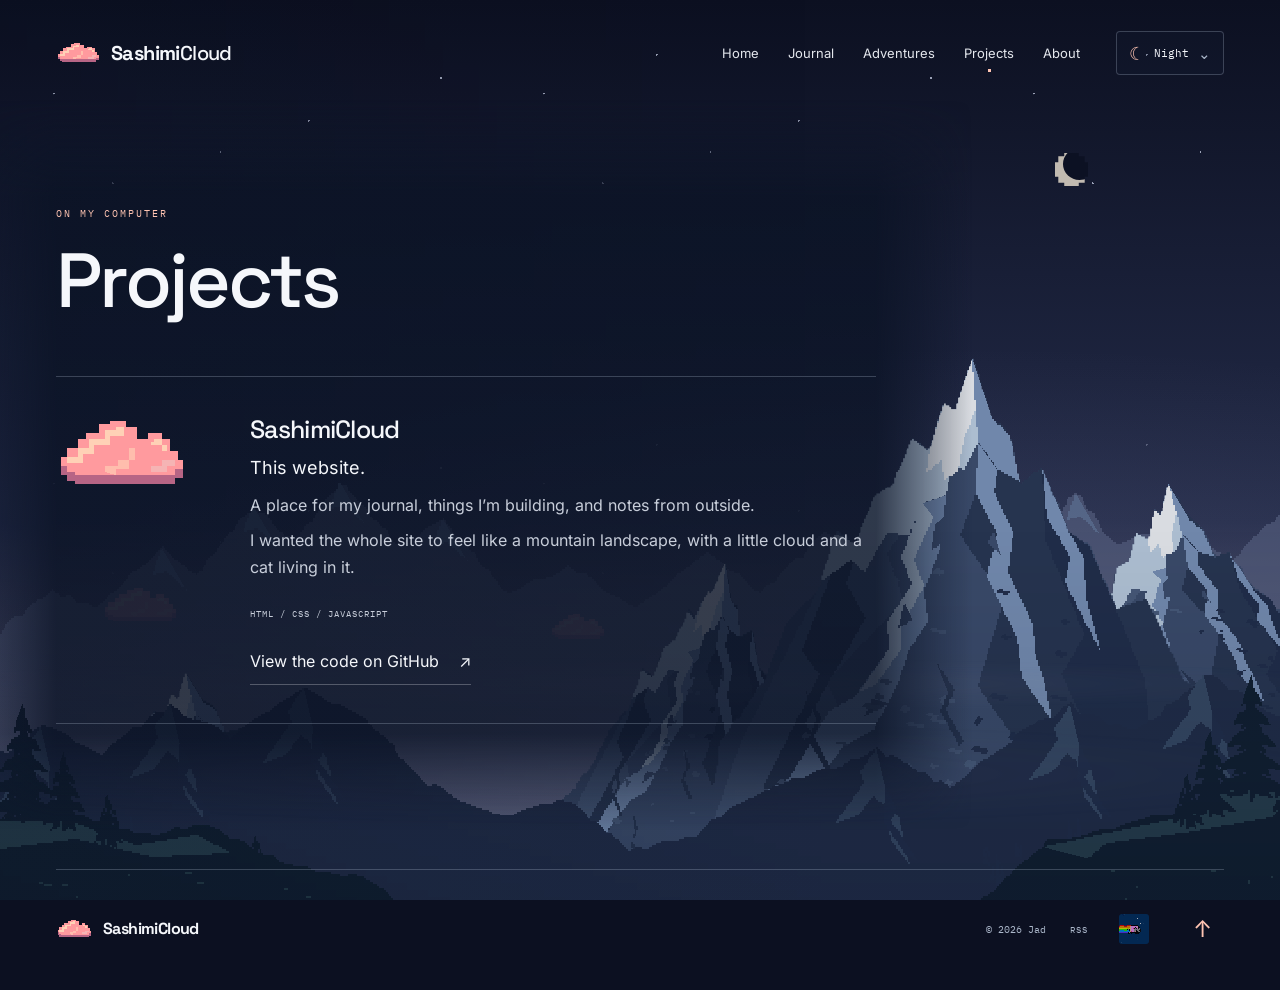
<file: projects.html>
<!doctype html>
<html lang="en" data-sky="night">
<head>
<meta charset="utf-8"><meta name="viewport" content="width=device-width,initial-scale=1">
<meta name="theme-color" content="#0c1021"><meta name="description" content="Things Jad is building, starting with SashimiCloud.">
<title>Projects — SashimiCloud</title>
<link rel="canonical" href="https://sashimicloud.com/projects.html">
<link rel="alternate" type="application/rss+xml" title="SashimiCloud journal" href="feed.xml">
<meta property="og:title" content="Projects — SashimiCloud">
<meta property="og:description" content="Things Jad is building, starting with SashimiCloud.">
<meta property="og:url" content="https://sashimicloud.com/projects.html">
<meta property="og:site_name" content="SashimiCloud">
<meta property="og:type" content="website">
<meta name="twitter:card" content="summary">
<link rel="icon" href="assets/favicon.svg?v=20261021-art2" type="image/svg+xml">
<script src="theme-init.js"></script><link rel="stylesheet" href="fonts.css"><link rel="stylesheet" href="styles.css?v=20261021-launch"><script defer src="site.js?v=20261021-launch"></script>
</head>
<body id="home" class="inner-page">
<a class="skip-link" href="#main">Skip to content</a>
<div class="world" aria-hidden="true">
 <div class="sky"></div><div class="stars"></div><div class="moon"></div>
 <div class="horizon-glow"></div>
 <div class="scenery distant"></div><div class="scenery summits"></div>
 <div class="mist mist-one"></div>
 <div class="ambient-cloud cloud-one"><img src="assets/cloud.svg?v=20261021-art2" width="48" height="26" alt=""></div>
 <div class="ambient-cloud cloud-two"><img src="assets/cloud.svg?v=20261021-art2" width="48" height="26" alt=""></div>
 <div class="scenery ridge"></div><div class="mist mist-two"></div><div class="scenery foreground"></div>
 <div class="world-shade"></div>
</div>
<header class="header wrap">
 <a class="brand" href="index.html" aria-label="SashimiCloud home"><img src="assets/cloud-small.svg?v=20261021-art2" alt="" width="48" height="26"><span>Sashimi<span>Cloud</span></span></a>
 <nav class="desktop-nav" aria-label="Main"><a href="index.html">Home</a><a href="journal.html">Journal</a><a href="adventures.html">Adventures</a><a href="projects.html" aria-current="page">Projects</a><a href="about.html">About</a></nav>
 <div class="header-tools">
  <details class="atmosphere js-only" id="atmosphere"><summary aria-label="Choose sky atmosphere"><span class="sky-icon" aria-hidden="true">☾</span><span id="sky-label">Night</span><span class="chevron" aria-hidden="true">⌄</span></summary><div class="sky-panel"><fieldset><legend>Sky atmosphere</legend><label><input type="radio" name="sky" value="auto" checked>Auto <small>Your local time</small></label><label><input type="radio" name="sky" value="day">Day <span aria-hidden="true">☼</span></label><label><input type="radio" name="sky" value="sunset">Sunset <span aria-hidden="true">◒</span></label><label><input type="radio" name="sky" value="night">Night <span aria-hidden="true">☾</span></label></fieldset></div></details>
  <details class="mobile-menu" id="mobile-menu"><summary aria-label="Open navigation"><span></span><span></span></summary><nav aria-label="Mobile"><a href="index.html">Home</a><a href="journal.html">Journal</a><a href="adventures.html">Adventures</a><a href="projects.html" aria-current="page">Projects</a><a href="about.html">About</a></nav></details>
 </div>
</header>
<main id="main" tabindex="-1" class="inner-main">
<div class="page-wrap wrap">
 <div class="page-surface reading-surface">
  <header class="page-heading"><p class="eyebrow">ON MY COMPUTER</p><h1>Projects</h1></header>
  <article class="project-feature">
   <img class="project-logo" src="assets/cloud.svg?v=20261021-art2" width="144" height="78" alt="The salmon-pink SashimiCloud mascot">
   <div><h2>SashimiCloud</h2><p class="page-intro">This website.</p><p>A place for my journal, things I’m building, and notes from outside.</p><p>I wanted the whole site to feel like a mountain landscape, with a little cloud and a cat living in it.</p>
   <p class="project-meta">HTML / CSS / JAVASCRIPT</p>
   <a class="text-link" href="https://github.com/7agab0nd/Sashimicloud-2.0-hp">View the code on GitHub <span aria-hidden="true">↗</span></a></div>
  </article>
 </div>
</div>

</main>
<footer class="footer wrap"><a class="brand" href="index.html"><img src="assets/cloud-small.svg?v=20261021-art2" alt="" width="40" height="24"><span>SashimiCloud</span></a><span class="footer-note">© 2026 Jad</span><a class="feed-link" href="feed.xml" aria-label="Subscribe to the journal RSS feed">RSS</a><a class="old-cat" href="legacy/archive.html" aria-label="See the original Nyan Cat artwork" title="An old friend"><img src="legacy/nyan_cat.png" alt="" width="40" height="40"></a><a class="back-top" href="#home" aria-label="Back to top">↑</a></footer>
<div class="sr-only" role="status" aria-live="polite" id="companion-status"></div>
</body></html>
</file>
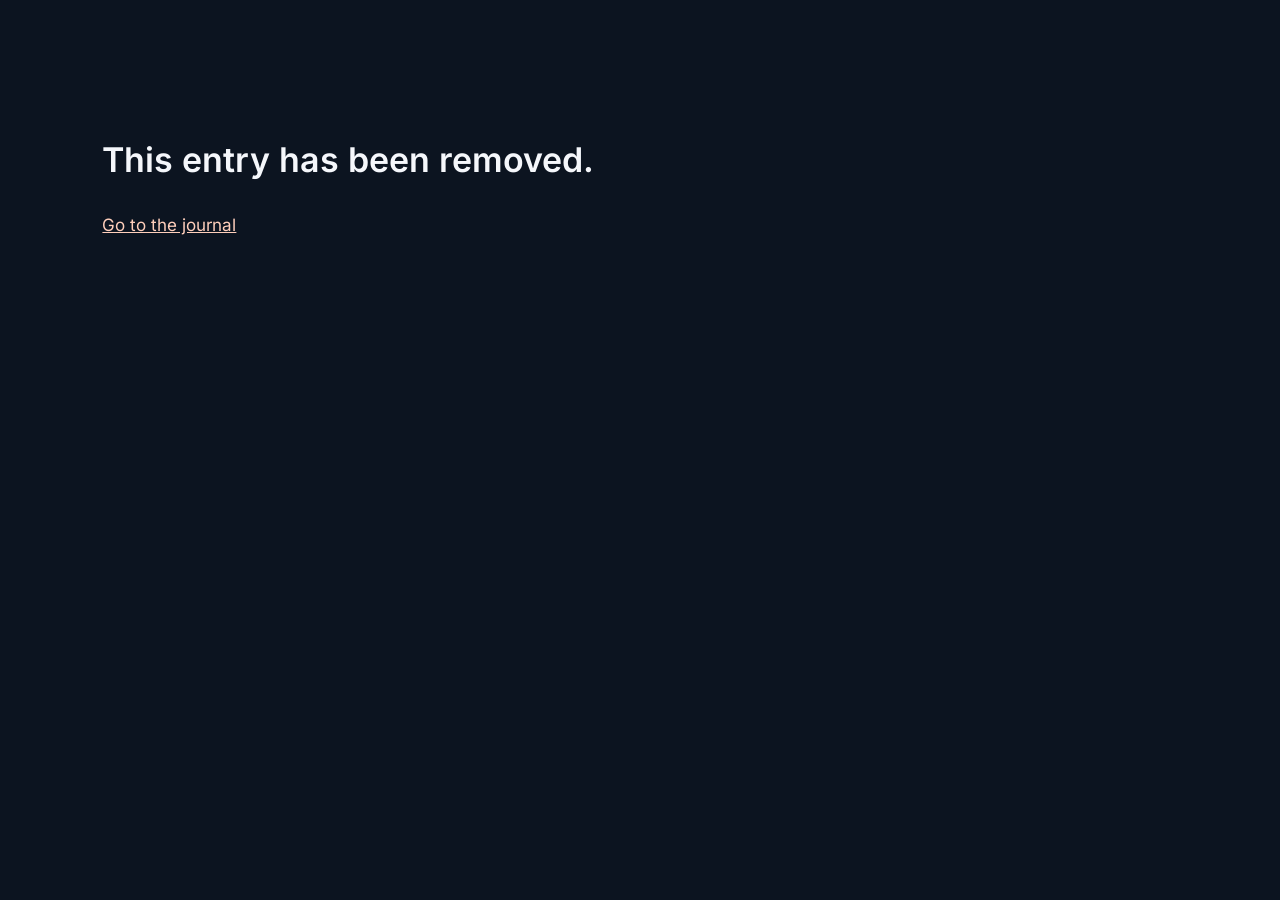
<file: journal/city-lights.html>
<!doctype html><html lang="en"><head><meta charset="utf-8"><meta name="viewport" content="width=device-width,initial-scale=1"><meta name="robots" content="noindex"><title>Entry removed — SashimiCloud</title><link rel="stylesheet" href="../fonts.css"><style>body{margin:0;padding:12vh 8vw;background:#0c1420;color:#f5f7fb;font:17px/1.7 Inter,system-ui,sans-serif}a{color:#ffcfbb}</style></head><body><main><h1>This entry has been removed.</h1><a href="../journal.html">Go to the journal</a></main></body></html>
</file>
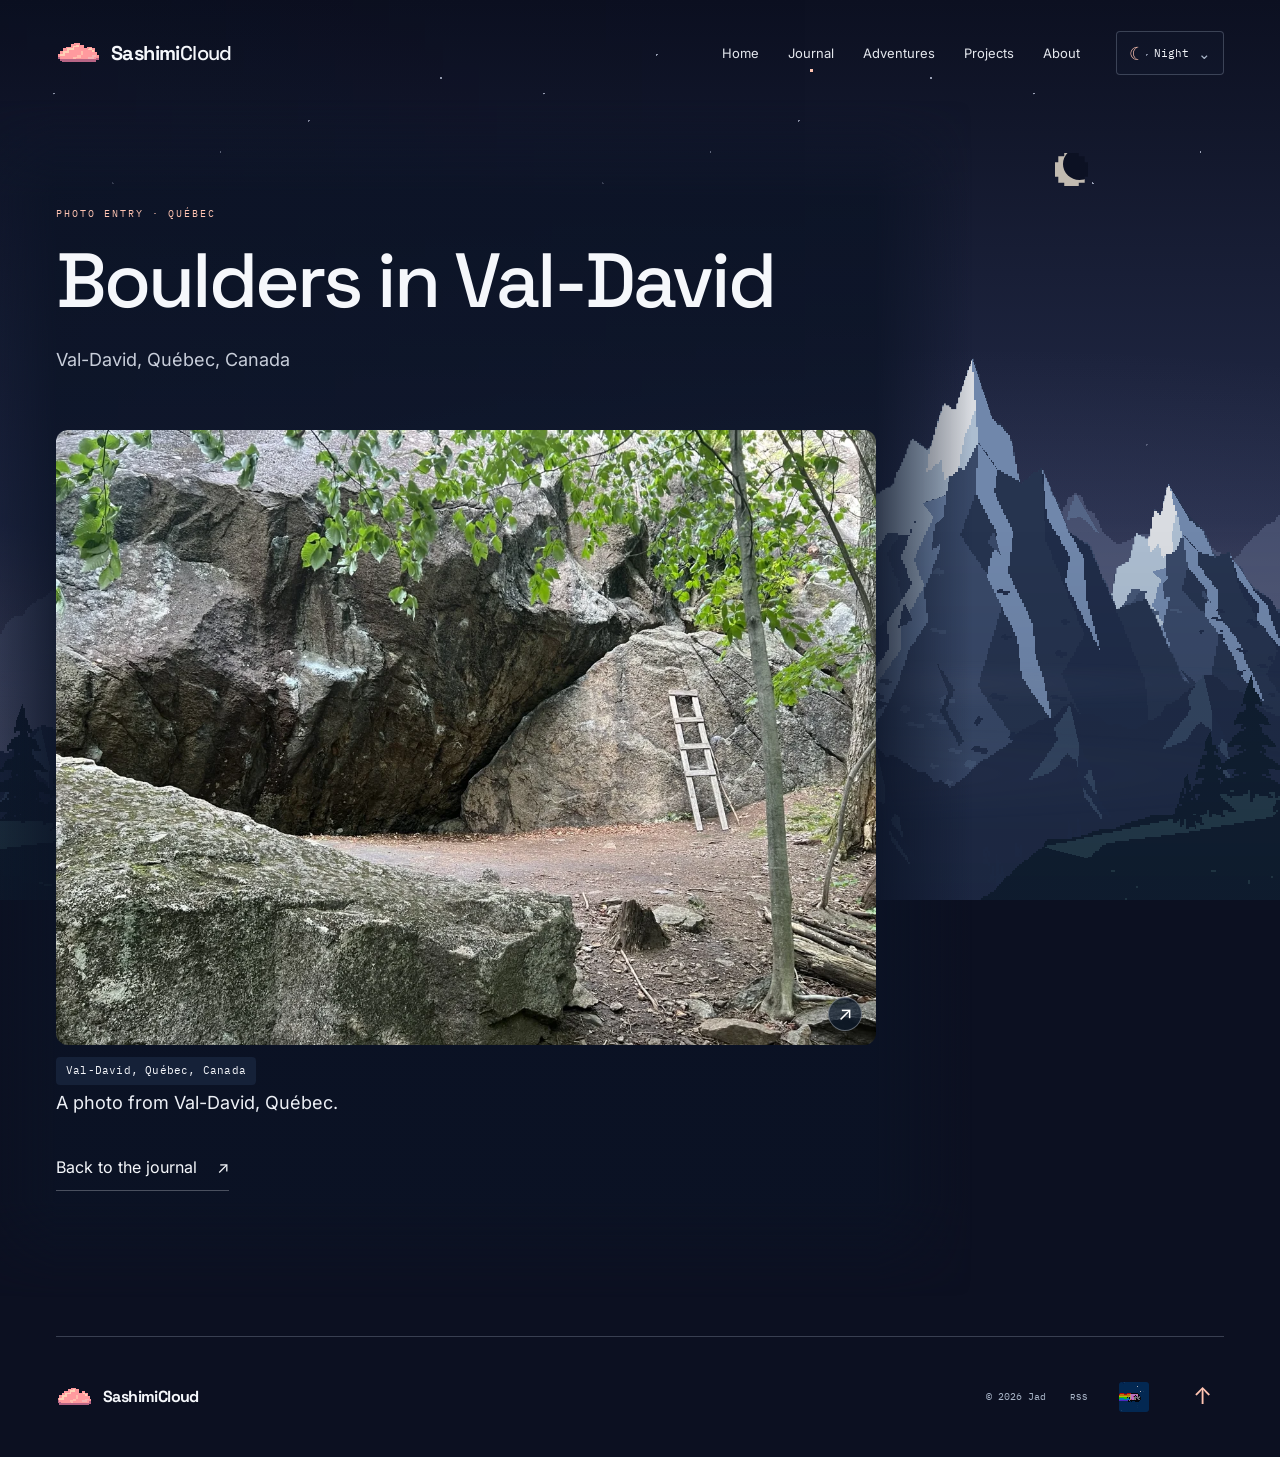
<file: journal/val-david.html>
<!doctype html>
<html lang="en" data-sky="night">
<head>
<meta charset="utf-8"><meta name="viewport" content="width=device-width,initial-scale=1">
<meta name="theme-color" content="#0c1021"><meta name="description" content="A photo of forest boulders in Val-David, Québec, Canada.">
<title>Boulders in Val-David — SashimiCloud</title>
<link rel="canonical" href="https://sashimicloud.com/journal/val-david.html">
<link rel="alternate" type="application/rss+xml" title="SashimiCloud journal" href="../feed.xml">
<meta property="og:title" content="Boulders in Val-David — SashimiCloud">
<meta property="og:description" content="A photo of forest boulders in Val-David, Québec, Canada.">
<meta property="og:url" content="https://sashimicloud.com/journal/val-david.html">
<meta property="og:site_name" content="SashimiCloud">
<meta property="og:type" content="website">
<meta name="twitter:card" content="summary">
<link rel="icon" href="../assets/favicon.svg?v=20261021-art2" type="image/svg+xml">
<script src="../theme-init.js"></script><link rel="stylesheet" href="../fonts.css"><link rel="stylesheet" href="../styles.css?v=20261021-launch"><script defer src="../site.js?v=20261021-launch"></script>
<link rel="stylesheet" href="../photos.css?v=20261102g"><script defer src="../photos.js?v=20261102"></script>
</head>
<body id="home" class="inner-page">
<a class="skip-link" href="#main">Skip to content</a>
<div class="world" aria-hidden="true">
 <div class="sky"></div><div class="stars"></div><div class="moon"></div>
 <div class="horizon-glow"></div>
 <div class="scenery distant"></div><div class="scenery summits"></div>
 <div class="mist mist-one"></div>
 <div class="ambient-cloud cloud-one"><img src="../assets/cloud.svg?v=20261021-art2" width="48" height="26" alt=""></div>
 <div class="ambient-cloud cloud-two"><img src="../assets/cloud.svg?v=20261021-art2" width="48" height="26" alt=""></div>
 <div class="scenery ridge"></div><div class="mist mist-two"></div><div class="scenery foreground"></div>
 <div class="world-shade"></div>
</div>
<header class="header wrap">
 <a class="brand" href="../index.html" aria-label="SashimiCloud home"><img src="../assets/cloud-small.svg?v=20261021-art2" alt="" width="48" height="26"><span>Sashimi<span>Cloud</span></span></a>
 <nav class="desktop-nav" aria-label="Main"><a href="../index.html">Home</a><a href="../journal.html" aria-current="page">Journal</a><a href="../adventures.html">Adventures</a><a href="../projects.html">Projects</a><a href="../about.html">About</a></nav>
 <div class="header-tools">
  <details class="atmosphere js-only" id="atmosphere"><summary aria-label="Choose sky atmosphere"><span class="sky-icon" aria-hidden="true">☾</span><span id="sky-label">Night</span><span class="chevron" aria-hidden="true">⌄</span></summary><div class="sky-panel"><fieldset><legend>Sky atmosphere</legend><label><input type="radio" name="sky" value="auto" checked>Auto <small>Your local time</small></label><label><input type="radio" name="sky" value="day">Day <span aria-hidden="true">☼</span></label><label><input type="radio" name="sky" value="sunset">Sunset <span aria-hidden="true">◒</span></label><label><input type="radio" name="sky" value="night">Night <span aria-hidden="true">☾</span></label></fieldset></div></details>
  <details class="mobile-menu" id="mobile-menu"><summary aria-label="Open navigation"><span></span><span></span></summary><nav aria-label="Mobile"><a href="../index.html">Home</a><a href="../journal.html" aria-current="page">Journal</a><a href="../adventures.html">Adventures</a><a href="../projects.html">Projects</a><a href="../about.html">About</a></nav></details>
 </div>
</header>
<main id="main" tabindex="-1" class="inner-main"><div class="page-wrap wrap"><article class="page-surface reading-surface"><header class="page-heading"><p class="eyebrow">PHOTO ENTRY · QUÉBEC</p><h1>Boulders in Val-David</h1><p class="page-intro">Val-David, Québec, Canada</p></header><figure class="photo-frame"><a class="photo-open" href="../assets/photos/boulders-1920.webp" data-caption="Val-David, Québec, Canada" aria-label="Enlarge: forest boulders in Val-David"><img src="../assets/photos/boulders-1280.webp" srcset="../assets/photos/boulders-640.webp 640w, ../assets/photos/boulders-1280.webp 1280w, ../assets/photos/boulders-1920.webp 1920w" sizes="(max-width:700px) 92vw, 900px" width="1280" height="960" alt="Overhanging boulders beneath leafy trees in Val-David, with a wooden ladder beside the rock" decoding="async"><span class="photo-expand" aria-hidden="true">↗</span></a><figcaption>Val-David, Québec, Canada</figcaption></figure><div class="prose"><p>A photo from Val-David, Québec.</p></div><a class="text-link" href="../journal.html">Back to the journal <span aria-hidden="true">↗</span></a></article></div></main>
<footer class="footer wrap"><a class="brand" href="../index.html"><img src="../assets/cloud-small.svg?v=20261021-art2" alt="" width="40" height="24"><span>SashimiCloud</span></a><span class="footer-note">© 2026 Jad</span><a class="feed-link" href="../feed.xml" aria-label="Subscribe to the journal RSS feed">RSS</a><a class="old-cat" href="../legacy/archive.html" aria-label="See the original Nyan Cat artwork" title="An old friend"><img src="../legacy/nyan_cat.png" alt="" width="40" height="40"></a><a class="back-top" href="#home" aria-label="Back to top">↑</a></footer>
<div class="sr-only" role="status" aria-live="polite" id="companion-status"></div>
</body></html>
</file>
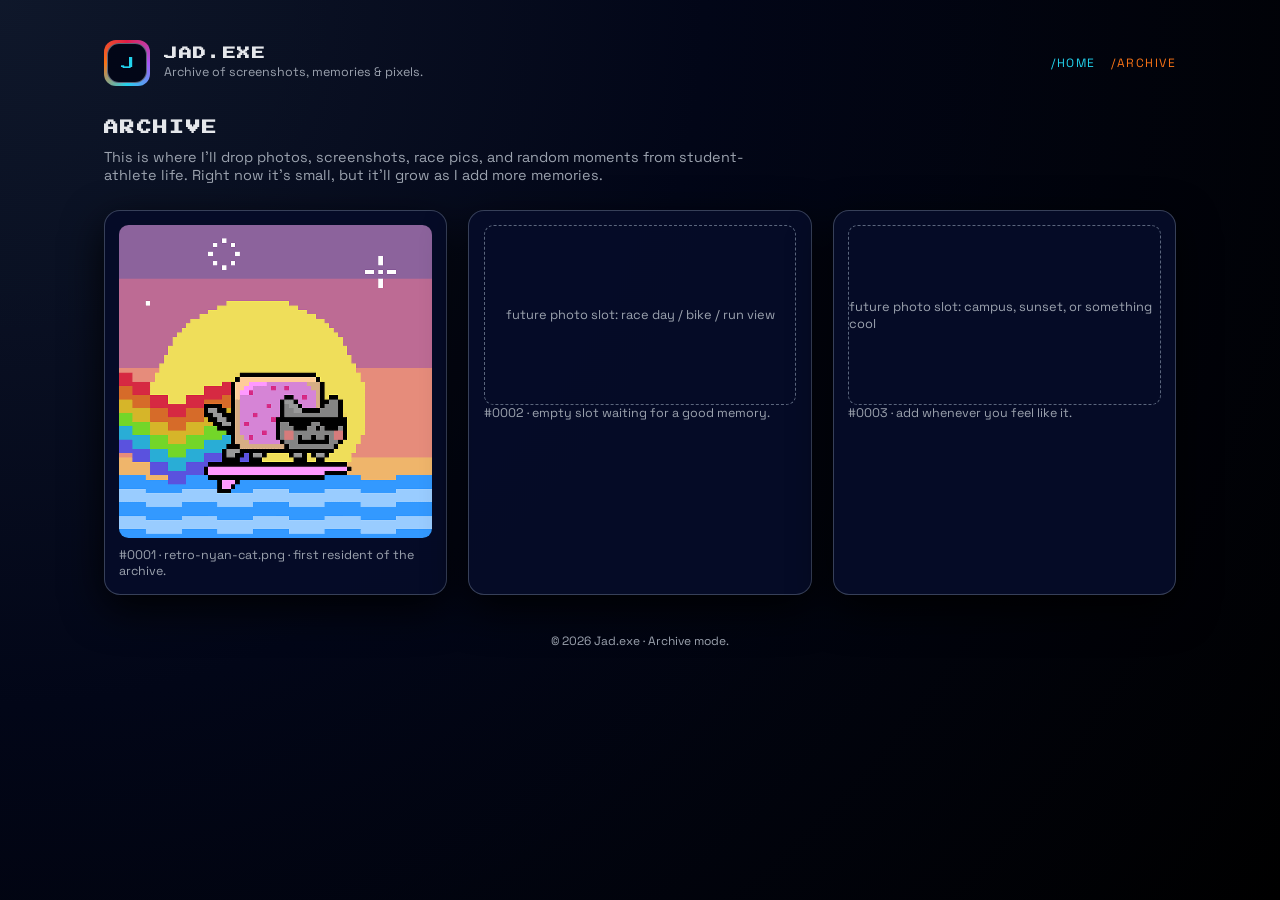
<file: legacy/archive.html>
<!DOCTYPE html>
<html lang="en">
<head>
  <meta charset="UTF-8" />
  <title>Jad.exe | Archive</title>
  <meta name="viewport" content="width=device-width, initial-scale=1" />

  <!-- same fonts -->
  <link rel="preconnect" href="https://fonts.googleapis.com">
  <link rel="preconnect" href="https://fonts.gstatic.com" crossorigin>
  <link
    href="https://fonts.googleapis.com/css2?family=Press+Start+2P&family=Space+Grotesk:wght@400;500;700&display=swap"
    rel="stylesheet"
  >

  <style>
    /* reuse main styles but simplified */
    :root {
      --bg: #050816;
      --text: #e5e7eb;
      --muted: #9ca3af;
      --accent: #22d3ee;
      --accent-2: #f97316;
      --card: rgba(6, 12, 40, 0.96);
      --border: rgba(148, 163, 184, 0.35);
    }

    * { margin: 0; padding: 0; box-sizing: border-box; }

    body {
      min-height: 100vh;
      font-family: "Space Grotesk", system-ui, -apple-system, BlinkMacSystemFont,
        "Segoe UI", sans-serif;
      background: radial-gradient(circle at 0% 0%, #0f172a 0, #020617 45%, #000 100%);
      color: var(--text);
      display: flex;
      justify-content: center;
      position: relative;
      overflow-x: hidden;
    }

    body::before {
      content: "";
      pointer-events: none;
      position: fixed;
      inset: 0;
      background-image: linear-gradient(
        rgba(255, 255, 255, 0.03) 1px,
        transparent 1px
      );
      background-size: 100% 2px;
      mix-blend-mode: soft-light;
      opacity: 0.45;
      z-index: 0;
    }

    .page {
      position: relative;
      z-index: 1;
      width: 100%;
      max-width: 1120px;
      padding: 2.5rem 1.5rem 4rem;
    }

    header {
      display: flex;
      justify-content: space-between;
      align-items: center;
      margin-bottom: 2.2rem;
    }

    .brand {
      display: flex;
      align-items: center;
      gap: 0.9rem;
    }

    .avatar {
      width: 46px;
      height: 46px;
      border-radius: 12px;
      padding: 3px;
      background: conic-gradient(
        from 180deg,
        #22d3ee,
        #f97316,
        #e11d48,
        #a855f7,
        #22d3ee
      );
      display: flex;
      align-items: center;
      justify-content: center;
    }

    .avatar-inner {
      width: 100%;
      height: 100%;
      border-radius: inherit;
      background: #020617;
      border: 1px solid rgba(148, 163, 184, 0.6);
      display: flex;
      align-items: center;
      justify-content: center;
      font-family: "Press Start 2P", system-ui, sans-serif;
      font-size: 0.8rem;
      color: var(--accent);
    }

    .brand-text h1 {
      font-family: "Press Start 2P", system-ui, sans-serif;
      font-size: 0.8rem;
      letter-spacing: 0.12em;
      text-transform: uppercase;
      margin-bottom: 0.25rem;
    }

    .brand-text p {
      font-size: 0.78rem;
      color: var(--muted);
    }

    .nav-links {
      display: flex;
      gap: 1rem;
      font-size: 0.75rem;
      text-transform: uppercase;
      letter-spacing: 0.12em;
    }

    .nav-links a {
      color: var(--accent);
      text-decoration: none;
    }

    .nav-links a:hover {
      text-decoration: underline;
    }

    .nav-links .current {
      color: var(--accent-2);
    }

    h2.title {
      font-family: "Press Start 2P", system-ui, sans-serif;
      font-size: 0.9rem;
      letter-spacing: 0.16em;
      text-transform: uppercase;
      margin-bottom: 0.8rem;
    }

    p.subtitle {
      font-size: 0.9rem;
      color: var(--muted);
      max-width: 40rem;
      margin-bottom: 1.6rem;
    }

    .archive-grid {
      display: grid;
      grid-template-columns: repeat(auto-fit, minmax(220px, 1fr));
      gap: 1.3rem;
    }

    .archive-item {
      background: var(--card);
      border-radius: 1rem;
      border: 1px solid var(--border);
      padding: 0.9rem;
      box-shadow: 0 14px 40px rgba(0, 0, 0, 0.9);
    }

    .archive-item img {
      width: 100%;
      border-radius: 0.6rem;
      image-rendering: pixelated;
      display: block;
      margin-bottom: 0.6rem;
    }

    .archive-label {
      font-size: 0.78rem;
      color: var(--muted);
    }

    footer {
      margin-top: 2.4rem;
      font-size: 0.75rem;
      color: var(--muted);
      text-align: center;
    }
  </style>
</head>
<body>
  <div class="page">
    <header>
      <div class="brand">
        <div class="avatar">
          <div class="avatar-inner">J</div>
        </div>
        <div class="brand-text">
          <h1>Jad.exe</h1>
          <p>Archive of screenshots, memories &amp; pixels.</p>
        </div>
      </div>

      <nav class="nav-links">
        <a href="index.html">/home</a>
        <a href="archive.html" class="current">/archive</a>
      </nav>
    </header>

    <main>
      <h2 class="title">ARCHIVE</h2>
      <p class="subtitle">
        This is where I’ll drop photos, screenshots, race pics, and random
        moments from student-athlete life. Right now it’s small, but it’ll grow
        as I add more memories.
      </p>

      <section class="archive-grid">
        <article class="archive-item">
          <img src="retro-nyan-cat.png" alt="Retro Nyan cat in space" />
          <div class="archive-label">
            #0001 · retro-nyan-cat.png · first resident of the archive.
          </div>
        </article>

        <article class="archive-item">
          <div style="width:100%;height:180px;border-radius:0.6rem;border:1px dashed rgba(148,163,184,0.6);display:flex;align-items:center;justify-content:center;font-size:0.8rem;color:#9ca3af;">
            future photo slot: race day / bike / run view
          </div>
          <div class="archive-label">
            #0002 · empty slot waiting for a good memory.
          </div>
        </article>

        <article class="archive-item">
          <div style="width:100%;height:180px;border-radius:0.6rem;border:1px dashed rgba(148,163,184,0.6);display:flex;align-items:center;justify-content:center;font-size:0.8rem;color:#9ca3af;">
            future photo slot: campus, sunset, or something cool
          </div>
          <div class="archive-label">
            #0003 · add whenever you feel like it.
          </div>
        </article>
      </section>
    </main>

    <footer>
      <p>© <span id="year"></span> Jad.exe · Archive mode.</p>
    </footer>
  </div>

  <script>
    document.getElementById("year").textContent = new Date().getFullYear();
  </script>
</body>
</html>
</file>
<file: fonts.css>
@font-face{font-family:"IBM Plex Mono";font-style:normal;font-weight:400;font-display:swap;src:url("assets/fonts/IBM-Plex-Mono-400.woff") format("woff");}
@font-face{font-family:"Inter";font-style:normal;font-weight:400;font-display:swap;src:url("assets/fonts/Inter-400.woff") format("woff");}
@font-face{font-family:"Inter";font-style:normal;font-weight:600;font-display:swap;src:url("assets/fonts/Inter-600.woff") format("woff");}
@font-face{font-family:"Space Grotesk";font-style:normal;font-weight:500;font-display:swap;src:url("assets/fonts/Space-Grotesk-500.woff") format("woff");}
@font-face{font-family:"Space Grotesk";font-style:normal;font-weight:700;font-display:swap;src:url("assets/fonts/Space-Grotesk-700.woff") format("woff");}
</file>
<file: styles.css>
/* SashimiCloud: one world, three light conditions. */
:root {
  color-scheme:dark;
  --ink:#f5f7fb;
  --muted:#c8ceda;
  --quiet:#acb8cb;
  --accent:#ffc4b2;
  --sky-top:#0c1021;
  --sky-mid:#232b49;
  --sky-bottom:#77728a;
  --reading-shade:rgba(11,19,37,.78);
  --surface-feather:96px;
  --line:rgba(207,218,240,.23);
  --panel:#152138;
  --moon:#e8dfce;
  --haze:#9797b7;
  --layer-y:0px;
  --near-y:0px;
  --far-y:0px;
  --cloud-y:0px;
  --ridge-y:0px;
  --view-shade:0;
  --distant:url('assets/world/distant-night.svg?v=20261021-art2');
  --summits:url('assets/world/summits-night.svg?v=20261021-art2');
  --ridge:url('assets/world/ridge-night.svg?v=20261021-art2');
  --front:url('assets/world/foreground-night.svg?v=20261021-art2');
  --ledge:url('assets/world/ledge-night.svg?v=20261021-art2')
}
:root[data-sky=day] {
  --sky-top:#344e68;
  --sky-mid:#7192a8;
  --sky-bottom:#b3bdc4;
  --accent:#ffcfb8;
  --reading-shade:rgba(22,43,62,.78);
  --panel:#213e55;
  --moon:#ffecd0;
  --haze:#ccdedb;
  --distant:url('assets/world/distant-day.svg?v=20261021-art2');
  --summits:url('assets/world/summits-day.svg?v=20261021-art2');
  --ridge:url('assets/world/ridge-day.svg?v=20261021-art2');
  --front:url('assets/world/foreground-day.svg?v=20261021-art2');
  --ledge:url('assets/world/ledge-day.svg?v=20261021-art2')
}
:root[data-sky=sunset] {
  --sky-top:#28223e;
  --sky-mid:#705772;
  --sky-bottom:#e6a28e;
  --accent:#ffd1b6;
  --reading-shade:rgba(30,29,49,.78);
  --panel:#312e48;
  --moon:#ffe4b9;
  --haze:#e6b1bb;
  --distant:url('assets/world/distant-sunset.svg?v=20261021-art2');
  --summits:url('assets/world/summits-sunset.svg?v=20261021-art2');
  --ridge:url('assets/world/ridge-sunset.svg?v=20261021-art2');
  --front:url('assets/world/foreground-sunset.svg?v=20261021-art2');
  --ledge:url('assets/world/ledge-sunset.svg?v=20261021-art2')
}
* {
  box-sizing:border-box
}
html {
  scroll-behavior:smooth;
  scroll-padding-top:32px
}
body {
  margin:0;
  overflow-x:hidden;
  overflow-x:clip;
  background:var(--sky-top);
  color:var(--ink);
  font:400 16px/1.7 Inter,system-ui,sans-serif
}
a {
  color:inherit;
  text-decoration:none
}
button,input {
  font:inherit
}
button,a,summary {
  -webkit-tap-highlight-color:transparent
}
button,summary {
  cursor:pointer
}
button {
  color:inherit
}
img,svg {
  display:block;
  max-width:100%
}
button {
  touch-action:manipulation
}
a:focus-visible,button:focus-visible,summary:focus-visible,input:focus-visible {
  outline:2px solid var(--accent);
  outline-offset:6px
}
::selection {
  background:#ffc4b2;
  color:#20263a
}
.wrap {
  width:min(1280px,calc(100% - 112px));
  margin-inline:auto
}
.sr-only {
  position:absolute;
  width:1px;
  height:1px;
  padding:0;
  overflow:hidden;
  clip-path:inset(50%);
  white-space:nowrap
}
.skip-link {
  position:fixed;
  top:-90px;
  left:20px;
  z-index:100;
  padding:12px 20px;
  background:#fff1e2;
  color:#17213a
}
.skip-link:focus {
  top:10px
}
.js-only {
  display:none
}
.js .js-only {
  display:block
}
/* The mountains are independent layers, not a flattened hero image. */
.world {
  position:fixed;
  inset:0;
  z-index:-1;
  overflow:hidden;
  pointer-events:none;
  background:var(--sky-top)
}
.sky {
  position:absolute;
  inset:0;
  background:linear-gradient(180deg,var(--sky-top),var(--sky-mid) 58%,var(--sky-bottom));
  transition:background-color .4s
}
.horizon-glow {
  position:absolute;
  inset:35% -10% -10%;
  background:radial-gradient(ellipse at 72% 58%,var(--haze),transparent 65%);
  opacity:.19
}
/* Shared art coordinates keep every ridge joined to the same valley.
SVGs have a separate portrait composition and no bitmap seam or crop. */
.scenery {
  position:absolute;
  left:0;
  bottom:0;
  width:100%;
  height:100%;
  background-repeat:no-repeat;
  background-position:center bottom;
  background-size:100% 100%;
  transform:translate3d(0,var(--layer-y),0)
}
.distant {
  background-image:var(--distant);
  transform:translate3d(0,var(--far-y),0);
  opacity:.6
}
.summits {
  background-image:var(--summits);
  bottom:-2%;
  transform:translate3d(0,var(--layer-y),0)
}
.ridge {
  background-image:var(--ridge);
  transform:translate3d(0,var(--ridge-y),0);
  bottom:-3%;
  opacity:1
}
.foreground {
  background-image:var(--front);
  transform:translate3d(0,var(--near-y),0);
  bottom:-3%
}
.world-shade {
  position:absolute;
  inset:0;
  background:linear-gradient(90deg,rgba(6,13,29,.18),transparent 65%),linear-gradient(0deg,rgba(7,15,30,.22),transparent 42%);
  opacity:calc(.65 + var(--view-shade))
}
.stars {
  position:absolute;
  inset:0;
  opacity:.7;
  background-image:radial-gradient(1px 1px at 11% 24%,#d7def4 90%,transparent),radial-gradient(1px 1px at 34% 14%,#d7def4 90%,transparent),radial-gradient(1px 1px at 63% 31%,#d7def4 90%,transparent),radial-gradient(1px 1px at 90% 20%,#d7def4 90%,transparent),radial-gradient(1px 1px at 45% 39%,#d7def4 90%,transparent),radial-gradient(1px 1px at 23% 47%,#d7def4 90%,transparent);
  background-size:490px 390px;
  mask-image:linear-gradient(#000 20%,transparent 72%)
}
[data-sky=day] .stars {
  opacity:0
}
[data-sky=sunset] .stars {
  opacity:.24
}
.moon {
  position:absolute;
  right:15%;
  top:17%;
  width:33px;
  height:33px;
  background:var(--moon);
  clip-path:polygon(28% 0,72% 0,72% 10%,90% 10%,90% 28%,100% 28%,100% 72%,90% 72%,90% 90%,72% 90%,72% 100%,28% 100%,28% 90%,10% 90%,10% 72%,0 72%,0 28%,10% 28%,10% 10%,28% 10%);
  opacity:.82
}
.moon:after {
  content:"";
  position:absolute;
  inset:-5px -8px 6px 8px;
  background:var(--sky-top);
  border-radius:50%
}
[data-sky=day] .moon:after,[data-sky=sunset] .moon:after {
  display:none
}
[data-sky=day] .moon {
  opacity:.7
}
.mist {
  position:absolute;
  left:-10%;
  width:120%;
  height:12%;
  background:radial-gradient(ellipse at center,var(--haze),transparent 70%);
  opacity:.1;
  transform:translate3d(0,var(--ridge-y),0)
}
.mist-one {
  bottom:21%;
  height:6%
}
.mist-two {
  bottom:8%;
  opacity:.06
}
.ambient-cloud {
  position:absolute;
  image-rendering:pixelated;
  transform:translate3d(0,var(--cloud-y),0)
}
.ambient-cloud img {
  width:100%;
  height:auto;
  animation:drift 36s ease-in-out infinite alternate
}
.cloud-one {
  width:76px;
  left:8%;
  top:65%;
  opacity:.32
}
.cloud-two {
  width:55px;
  left:43%;
  top:68%;
  opacity:.26
}
.cloud-two img {
  animation-delay:-16s;
  animation-duration:43s
}
@keyframes drift {
  from {
    transform:translateX(-12px)
  }
  to {
    transform:translateX(14px)
  }
}
/* Header belongs to the sky. */
.header {
  height:106px;
  display:flex;
  align-items:center;
  gap:36px;
  position:relative;
  z-index:10
}
.brand {
  display:inline-flex;
  align-items:center;
  gap:11px;
  flex-shrink:0;
  font:700 20px/1.1 'Space Grotesk',sans-serif;
  letter-spacing:-.6px;
  min-height:44px
}
.brand img {
  width:44px;
  height:auto;
  image-rendering:pixelated
}
.brand>span>span {
  font-weight:500
}
.desktop-nav {
  display:flex;
  align-items:center;
  gap:29px;
  margin-left:auto
}
.desktop-nav a {
  font-size:13px;
  color:#e4e7ed;
  min-height:44px;
  display:flex;
  align-items:center;
  position:relative
}
.desktop-nav a:hover {
  color:var(--accent)
}
.desktop-nav a[aria-current]:after {
  position:absolute;
  content:"";
  height:3px;
  width:3px;
  bottom:3px;
  left:calc(50% - 1px);
  background:var(--accent)
}
.header-tools {
  display:flex;
  gap:10px
}
.atmosphere,.mobile-menu {
  position:relative
}
.atmosphere summary {
  min-height:44px;
  display:flex;
  align-items:center;
  gap:9px;
  padding:0 12px;
  border:1px solid var(--line);
  border-radius:4px;
  background:#15213833;
  font:400 11px 'IBM Plex Mono',monospace;
  list-style:none
}
.atmosphere summary::-webkit-details-marker,.mobile-menu summary::-webkit-details-marker,.post summary::-webkit-details-marker {
  display:none
}
.sky-icon {
  color:var(--accent);
  font-size:18px
}
.chevron {
  color:var(--quiet);
  font-size:15px
}
.sky-panel {
  position:absolute;
  right:0;
  top:53px;
  width:226px;
  padding:16px;
  background:var(--panel);
  box-shadow:0 10px 40px #080d2544;
  border:1px solid var(--line);
  border-radius:6px
}
.sky-panel fieldset {
  border:0;
  padding:0;
  margin:0
}
.sky-panel legend {
  font:400 10px 'IBM Plex Mono',monospace;
  color:var(--quiet);
  text-transform:uppercase;
  letter-spacing:1px;
  margin-bottom:10px
}
.sky-panel label {
  min-height:44px;
  display:flex;
  gap:10px;
  align-items:center;
  font-size:13px;
  cursor:pointer
}
.sky-panel small {
  font-size:10px;
  color:var(--quiet);
  margin-left:auto
}
.sky-panel label>span {
  margin-left:auto;
  color:var(--accent)
}
.sky-panel input {
  accent-color:#ffb9b2;
  width:15px;
  height:15px
}
.mobile-menu {
  display:none
}
/* The copy and peak are composed on opposite sides of the viewport. */
.hero {
  position:relative;
  height:calc(100svh - 106px);
  min-height:610px;
  max-height:1050px;
  display:flex;
  align-items:flex-start;
  padding-top:clamp(95px,13vh,160px)
}
.hero-copy {
  max-width:580px;
  position:relative;
  z-index:2
}
.hero h1 {
  font:500 clamp(54px,5vw,76px)/1.1 'Space Grotesk',sans-serif;
  letter-spacing:-3.6px;
  margin:0 0 24px;
  white-space:nowrap
}
.hero h1 span {
  color:var(--accent)
}
.intro {
  font-size:18px;
  line-height:1.8;
  max-width:370px;
  color:#e1e6ef;
  margin:0;
  text-wrap:pretty
}
.hero-links {
  display:flex;
  gap:27px;
  align-items:center;
  margin-top:31px;
  font-size:13px
}
.primary-link {
  display:inline-flex;
  align-items:center;
  gap:37px;
  min-height:46px;
  padding:0 20px;
  background:#ffcfbb;
  color:#252b3d;
  border:1px solid #ffdbc9;
  border-radius:3px;
  transition:background .2s
}
.primary-link:hover {
  background:#ffe4d1
}
.text-link {
  display:inline-flex;
  align-items:center;
  gap:20px;
  min-height:46px;
  border-bottom:1px solid #d8dbe04f
}
.text-link:hover {
  color:var(--accent)
}
.hero-bottom {
  position:absolute;
  bottom:27px;
  left:0;
  right:0;
  display:flex;
  justify-content:space-between;
  align-items:center;
  font:400 10px 'IBM Plex Mono',monospace;
  letter-spacing:1px;
  color:#c9d2df
}
.hero-bottom a {
  min-height:44px;
  display:flex;
  align-items:center;
  gap:16px;
  letter-spacing:0
}
.hero-bottom a span {
  font-size:20px;
  color:var(--accent)
}
.cloud-companion {
  position:absolute;
  left:58%;
  top:24%;
  background:none;
  border:0;
  padding:12px;
  width:122px;
  animation:float-cloud 17s ease-in-out infinite alternate;
  image-rendering:pixelated
}
.cloud-companion img {
  width:100%;
  height:auto
}
.cloud-companion:hover img {
  filter:brightness(1.12)
}
.cloud-spark {
  position:absolute;
  color:#ffdfbb;
  opacity:0;
  font-size:18px
}
.spark-a {
  top:0;
  left:12px
}
.spark-b {
  bottom:0;
  right:2px
}
.cloud-companion.hello .cloud-spark {
  animation:spark 1.6s ease-out
}
.cloud-companion.hello img {
  filter:brightness(1.2)
}
@keyframes float-cloud {
  from {
    transform:translate(0,0)
  }
  to {
    transform:translate(18px,-9px)
  }
}
@keyframes spark {
  10%,60% {
    opacity:1
  }
  100% {
    opacity:0;
    transform:translateY(-10px)
  }
}
.cat-ledge {
  position:absolute;
  right:1%;
  bottom:14%;
  width:270px;
  height:140px;
  pointer-events:none
}
.ledge-art {
  position:absolute;
  inset:0;
  background:var(--ledge) left top / 100% auto no-repeat;
  image-rendering:pixelated;
  mask-image:linear-gradient(#000 55%,transparent)
}
.cat {
  position:absolute;
  left:52px;
  top:13px;
  width:72px;
  height:60px;
  padding:0;
  border:0;
  background:none;
  pointer-events:auto;
  image-rendering:pixelated
}
.cat-body,.cat-blink {
  position:absolute;
  inset:0;
  width:72px;
  height:60px
}
.cat-blink {
  opacity:0;
  animation:blink 8s steps(1) infinite
}
.cat-tail {
  position:absolute;
  width:40px;
  height:40px;
  left:42px;
  top:20px;
  transform-origin:10% 80%;
  animation:tail 4.8s steps(3,end) infinite
}
.cat-bubble {
  position:absolute;
  top:-28px;
  left:4px;
  background:#fbe2cf;
  color:#253047;
  font:400 11px 'IBM Plex Mono',monospace;
  padding:5px 9px;
  opacity:0;
  white-space:nowrap
}
.cat.petted .cat-bubble {
  opacity:1
}
.cat.petted .cat-body {
  animation:nuzzle .45s steps(3) 2
}
.cat.petted .cat-tail {
  animation-duration:.7s
}
@keyframes blink {
  0%,44%,47%,100% {
    opacity:0
  }
  45%,46% {
    opacity:1
  }
}
@keyframes tail {
  0%,100% {
    transform:rotate(0)
  }
  50% {
    transform:rotate(-12deg)
  }
}
@keyframes nuzzle {
  50% {
    transform:translateY(-3px)
  }
}
/* Editorial content: a single dissolving reading surface, then open scenery. */
.eyebrow {
  font:400 10px/1.6 'IBM Plex Mono',monospace;
  letter-spacing:2px;
  color:var(--accent);
  margin:0 0 17px
}
h2 {
  font:500 clamp(34px,3.7vw,50px)/1.15 'Space Grotesk',sans-serif;
  letter-spacing:-1.9px;
  margin:0
}
h3 {
  font:500 20px/1.4 'Space Grotesk',sans-serif;
  letter-spacing:-.4px;
  margin:0
}
/* Clip only the decorative shading at the viewport edges. Section content and
   focus rings retain their normal gutters; this is not a scroll container. */
.content-flow {
  overflow:clip;
  --muted:#d5dce6;
  --quiet:#c8d3e2
}
/* A constant shade protects every word and control. Only the outside
edges fade, beyond the text. No blur or rectangular panel borders. */
.reading-surface {
  position:relative;
  isolation:isolate
}
.reading-surface:before {
  content:"";
  position:absolute;
  inset:calc(-1 * var(--surface-feather));
  z-index:-1;
  pointer-events:none;
  background:linear-gradient(90deg,transparent,var(--reading-shade) var(--surface-feather),var(--reading-shade) calc(100% - var(--surface-feather)),transparent);
  -webkit-mask-image:linear-gradient(transparent,#000 var(--surface-feather),#000 calc(100% - var(--surface-feather)),transparent);
  mask-image:linear-gradient(transparent,#000 var(--surface-feather),#000 calc(100% - var(--surface-feather)),transparent)
}
.journal-section {
  padding-block:88px 64px
}
.journal-surface {
  width:min(720px,68%);
  padding:8px 0
}
.section-heading {
  display:flex;
  justify-content:space-between;
  align-items:end;
  gap:20px;
  margin-bottom:33px
}
.small-note {
  color:var(--quiet);
  font:400 11px/1.7 'IBM Plex Mono',monospace;
  white-space:nowrap
}
.section-heading .small-note {
  padding-bottom:5px
}
.posts {
  border-top:1px solid var(--line)
}
.post {
  border-bottom:1px solid var(--line)
}
.post summary {
  list-style:none;
  display:grid;
  grid-template-columns:60px minmax(0,1fr) 28px;
  gap:20px;
  padding:27px 0
}
.post-date {
  font:400 10px/1.8 'IBM Plex Mono',monospace;
  color:var(--quiet);
  padding-top:3px
}
.post-date span {
  display:block;
  font:500 25px/1.2 'Space Grotesk',sans-serif;
  color:var(--accent);
  margin-bottom:2px;
  letter-spacing:-.8px
}
.post-summary h3 {
  font-size:19px;
  line-height:1.4;
  color:var(--ink)
}
.post summary:hover h3 {
  color:var(--accent)
}
.post-excerpt {
  font-size:14px;
  line-height:1.8;
  color:var(--muted);
  margin:9px 0 0;
  max-width:490px
}
.post-arrow {
  display:grid;
  place-items:center;
  width:28px;
  height:28px;
  font-size:23px;
  color:var(--accent);
  line-height:1.2
}
.post[open] .post-arrow {
  transform:rotate(45deg)
}
.post-body {
  padding:4px 0 28px 80px;
  font-size:16px;
  line-height:1.9;
  color:#edf0f6;
  max-width:650px
}
.post-body p {
  margin:0 0 1.1em
}
.post-body ul {
  padding-left:22px
}
.post-body li+li {
  margin-top:8px
}
.post-read-note {
  font:400 10px 'IBM Plex Mono',monospace;
  color:var(--quiet);
  margin:22px 0 0
}
.quiet-link {
  display:inline-flex;
  align-items:center;
  gap:20px;
  min-height:44px;
  margin-top:18px;
  font-size:11px;
  color:var(--muted)
}
.quiet-link:hover {
  color:var(--accent)
}
.adventures-section {
  padding-block:64px
}
.adventures-copy {
  display:grid;
  grid-template-columns:minmax(0,1fr) minmax(0,1.25fr);
  align-items:start;
  gap:8%;
  width:86%;
  margin-left:auto;
  padding-block:8px
}
.adventures-heading h2 {
  font-size:clamp(34px,3.2vw,44px)
}
.section-description {
  color:var(--muted);
  font-size:16px;
  max-width:350px;
  margin:20px 0 0
}
.adventure-list {
  padding:0;
  margin:0;
  list-style:none
}
.adventure-list li {
  display:flex;
  align-items:center;
  gap:18px;
  border-top:1px solid var(--line);
  min-height:74px
}
.adventure-list li:last-child {
  border-bottom:1px solid var(--line)
}
.adventure-list h3 {
  font-size:19px
}
.activity-icon {
  width:28px;
  flex-shrink:0;
  color:var(--accent)
}
.activity-icon svg {
  width:28px;
  height:28px;
  fill:none;
  stroke:currentColor;
  stroke-width:1.3;
  stroke-linejoin:round;
  stroke-linecap:round
}
.adventure-note {
  margin:20px 0 0;
  white-space:normal;
  font-size:11px
}
.notes-section {
  padding-block:64px 56px
}
.notes-surface {
  max-width:1120px;
  margin-inline:auto;
  padding-block:8px
}
.upper-sections h2 {
  font-size:34px;
  letter-spacing:-1.2px
}
.upper-sections {
  display:grid;
  grid-template-columns:minmax(0,1.35fr) minmax(0,1fr);
  gap:10%;
  padding-bottom:40px
}
.projects,.currently {
  min-width:0
}
.project {
  display:flex;
  align-items:center;
  gap:24px;
  margin-top:28px;
  border-top:1px solid var(--line);
  border-bottom:1px solid var(--line);
  padding:26px 0;
  min-height:120px
}
.project-mark {
  width:83px;
  flex-shrink:0
}
.project-mark img {
  image-rendering:pixelated
}
.project-name {
  display:block;
  font:500 22px 'Space Grotesk',sans-serif;
  letter-spacing:-.6px
}
.project-description {
  display:block;
  font-size:13px;
  color:var(--muted);
  margin-top:7px
}
.project-meta {
  display:block;
  font:9px 'IBM Plex Mono',monospace;
  color:var(--quiet);
  letter-spacing:1px;
  margin-top:18px
}
.project-arrow {
  margin-left:auto;
  color:var(--accent);
  font-size:23px
}
.project:hover .project-name {
  color:var(--accent)
}
.currently ul {
  list-style:none;
  padding:0;
  margin:23px 0 0
}
.currently li {
  font-size:15px;
  color:var(--muted);
  padding:9px 0;
  display:flex;
  align-items:center;
  gap:15px
}
.currently li:before {
  content:"";
  width:3px;
  height:3px;
  background:var(--accent)
}
.about-section {
  padding-top:30px;
  border-top:1px solid var(--line);
  display:grid;
  grid-template-columns:1fr 2fr;
  gap:40px
}
.about-section h2 {
  font-size:23px;
  letter-spacing:-.7px;
  line-height:1.5
}
.about-section p {
  font-size:14px;
  line-height:1.9;
  color:var(--muted);
  margin:0;
  max-width:500px
}
.footer {
  border-top:1px solid var(--line);
  min-height:120px;
  display:flex;
  align-items:center;
  gap:24px
}
.footer .brand {
  font-size:16px
}
.footer .brand img {
  width:36px
}
.footer-note {
  font:10px 'IBM Plex Mono',monospace;
  color:var(--quiet);
  margin-left:auto
}
.old-cat {
  display:grid;
  place-items:center;
  width:44px;
  height:44px
}
.old-cat img {
  width:30px;
  height:30px;
  image-rendering:pixelated;
  border-radius:3px;
  opacity:.72
}
.old-cat:hover img {
  opacity:1
}
.back-top {
  width:44px;
  height:44px;
  display:grid;
  place-items:center;
  font-size:23px;
  color:var(--accent)
}
/* Shared inner pages keep the same mountain world and quieter editorial type. */
.inner-main {
  min-height:calc(100svh - 226px)
}
.page-wrap {
  padding-block:clamp(72px,10vh,128px) clamp(110px,15vh,180px)
}
.page-surface {
  width:min(820px,72%);
  padding-block:10px
}
.page-heading {
  margin-bottom:54px
}
.page-heading h1 {
  font:500 clamp(48px,6vw,78px)/1.08 'Space Grotesk',sans-serif;
  letter-spacing:-3px;
  margin:0;
  text-wrap:balance
}
.page-intro {
  max-width:620px;
  margin:22px 0 0;
  color:var(--muted);
  font-size:18px;
  line-height:1.8;
  text-wrap:pretty
}
.page-heading>.quiet-link {
  margin-top:22px
}
.journal-year {
  margin-top:50px
}
.journal-year>h2 {
  color:var(--accent);
  font:400 11px/1.5 'IBM Plex Mono',monospace;
  letter-spacing:1.6px;
  margin-bottom:12px
}
.journal-year ol {
  list-style:none;
  padding:0;
  margin:0;
  border-top:1px solid var(--line)
}
.journal-year li {
  border-bottom:1px solid var(--line)
}
.journal-entry {
  display:grid;
  grid-template-columns:110px minmax(0,1fr) 28px;
  align-items:start;
  gap:26px;
  padding:28px 0
}
.journal-entry time {
  color:var(--quiet);
  font:400 10px/1.8 'IBM Plex Mono',monospace;
  padding-top:5px
}
.journal-entry h3 {
  font-size:21px
}
.journal-entry p {
  max-width:540px;
  margin:8px 0 0;
  color:var(--muted);
  font-size:14px;
  line-height:1.8
}
.entry-arrow {
  color:var(--accent);
  font-size:21px
}
.journal-entry:hover h3,.entry-neighbors a:hover,.back-link:hover,.feed-link:hover {
  color:var(--accent)
}
.entry-page {
  width:min(740px,68%)
}
.back-link {
  display:inline-flex;
  align-items:center;
  gap:12px;
  min-height:44px;
  margin-bottom:48px;
  color:var(--muted);
  font-size:12px
}
.entry-page .page-heading {
  margin-bottom:45px
}
.entry-page .page-heading h1 {
  font-size:clamp(43px,5vw,68px)
}
.prose {
  color:#edf0f6;
  font-size:18px;
  line-height:1.95
}
.prose p,.prose ul {
  margin:0 0 1.4em
}
.prose ul {
  padding-left:24px
}
.prose li+li {
  margin-top:10px
}
.entry-neighbors {
  display:grid;
  grid-template-columns:repeat(2,minmax(0,1fr));
  gap:24px;
  margin:66px 0 20px;
  padding-block:24px;
  border-top:1px solid var(--line);
  border-bottom:1px solid var(--line)
}
.entry-neighbors a {
  font:500 16px/1.5 'Space Grotesk',sans-serif
}
.entry-neighbors a>span:first-child {
  display:block;
  margin-bottom:6px;
  color:var(--quiet);
  font:400 9px/1.5 'IBM Plex Mono',monospace;
  letter-spacing:1px;
  text-transform:uppercase
}
.entry-permalink {
  display:inline-flex;
  gap:14px;
  margin-top:10px;
  color:var(--accent);
  font-size:12px
}
.interest-list {
  border-top:1px solid var(--line)
}
.interest-list section {
  display:grid;
  grid-template-columns:46px minmax(0,1fr);
  gap:18px;
  padding:30px 0;
  border-bottom:1px solid var(--line)
}
.interest-list h2,.project-feature h2,.about-current h2,.old-site-note h2 {
  font-size:25px;
  letter-spacing:-.7px
}
.interest-list p,.project-feature p,.old-site-note p {
  margin:8px 0 0;
  color:var(--muted)
}
.interest-list .activity-icon {
  margin-top:4px
}
.page-note {
  margin:26px 0;
  color:var(--quiet);
  font:400 11px/1.7 'IBM Plex Mono',monospace
}
.project-feature {
  display:grid;
  grid-template-columns:150px minmax(0,1fr);
  gap:44px;
  padding-block:38px;
  border-top:1px solid var(--line);
  border-bottom:1px solid var(--line)
}
.project-logo {
  width:130px;
  image-rendering:pixelated
}
.project-feature .page-intro {
  color:var(--ink);
  font-size:18px
}
.project-feature .project-meta {
  margin-block:26px 12px
}
.project-feature .text-link,.old-site-note .text-link {
  margin-top:8px
}
.about-prose {
  max-width:650px
}
.about-current {
  margin-top:54px;
  padding-top:30px;
  border-top:1px solid var(--line)
}
.about-current ul {
  display:grid;
  grid-template-columns:repeat(2,minmax(0,1fr));
  gap:12px 30px;
  padding:0;
  margin:24px 0 0;
  list-style:none
}
.about-current li {
  color:var(--muted)
}
.about-current li:before {
  content:"";
  display:inline-block;
  width:3px;
  height:3px;
  margin:0 13px 4px 0;
  background:var(--accent)
}
.old-site-note {
  display:grid;
  grid-template-columns:80px minmax(0,1fr);
  gap:24px;
  margin-top:54px;
  padding-top:30px;
  border-top:1px solid var(--line)
}
.old-site-note img {
  width:64px;
  height:64px;
  image-rendering:pixelated;
  border-radius:3px
}
.old-site-note .quiet-link {
  margin-left:26px
}
.artwork-grid {
  display:grid;
  grid-template-columns:repeat(2,minmax(0,1fr));
  gap:24px;
  margin-bottom:30px
}
.artwork-grid figure {
  margin:0;
  padding:18px;
  border:1px solid var(--line);
  background:#101a2d66
}
.artwork-grid img {
  width:100%;
  aspect-ratio:4/3;
  object-fit:contain;
  image-rendering:pixelated
}
.artwork-grid figcaption {
  margin-top:14px;
  color:var(--quiet);
  font:400 10px/1.5 'IBM Plex Mono',monospace
}
.missing-page {
  padding-top:8vh
}
.missing-page .hero-links {
  margin-top:34px
}
.feed-link {
  color:var(--quiet);
  font:400 9px/1 'IBM Plex Mono',monospace;
  letter-spacing:1px
}
@media(min-aspect-ratio:19/10) {
  .hero {
    padding-top:6vh
  }
  .hero h1 {
    font-size:72px
  }
}
@media(min-width:1700px) {
  .wrap {
    width:min(1440px,calc(100% - 160px))
  }
  .hero-copy {
    margin-left:2%
  }
  .hero h1 {
    font-size:104px
  }
  .hero {
    padding-top:13vh
  }
  .cat-ledge {
    right:3%;
    bottom:16%
  }
}
@media(max-width:1100px) {
  .wrap {
    width:calc(100% - 72px)
  }
  .header {
    gap:22px
  }
  .desktop-nav {
    gap:19px
  }
  .brand {
    font-size:18px
  }
  .hero h1 {
    font-size:64px;
    letter-spacing:-4px
  }
  .journal-surface {
    width:min(720px,78%)
  }
  .adventures-copy {
    width:100%
  }
  .upper-sections {
    gap:8%
  }
  .cat-ledge {
    right:0
  }
  .project {
    gap:16px
  }
  .project-mark {
    width:65px
  }
}
@media(max-width:800px) {
  .wrap {
    width:calc(100% - 48px)
  }
  :root {
    --surface-feather:64px
  }
  .notes-section {
    padding-block:48px
  }
  .header {
    height:84px
  }
  .desktop-nav {
    display:none
  }
  .header-tools {
    margin-left:auto
  }
  .mobile-menu {
    display:block
  }
  .mobile-menu summary {
    width:44px;
    height:44px;
    border:1px solid var(--line);
    border-radius:4px;
    list-style:none;
    display:flex;
    flex-direction:column;
    align-items:center;
    justify-content:center;
    gap:6px;
    background:#15213833
  }
  .mobile-menu summary span {
    width:17px;
    height:1px;
    background:var(--ink)
  }
  .mobile-menu nav {
    position:absolute;
    top:53px;
    right:0;
    width:220px;
    display:flex;
    flex-direction:column;
    background:var(--panel);
    border:1px solid var(--line);
    padding:10px 15px;
    border-radius:6px;
    box-shadow:0 10px 40px #080d2544
  }
  .mobile-menu nav a {
    padding:12px 10px;
    min-height:46px;
    font-size:14px
  }
  .mobile-menu nav a:hover {
    color:var(--accent)
  }
  .atmosphere summary {
    padding:0 10px
  }
  .chevron {
    display:none
  }
  .hero {
    height:calc(100svh - 84px);
    min-height:650px;
    max-height:900px;
    padding-top:80px
  }
  .hero h1 {
    font-size:60px;
    letter-spacing:-3.6px
  }
  .cloud-companion {
    left:auto;
    right:11%;
    top:10%;
    width:120px
  }
  .hero-copy {
    padding-top:45px
  }
  .intro {
    font-size:17px;
    max-width:345px
  }
  .journal-section {
    padding-block:64px 48px
  }
  .journal-surface {
    width:100%;
    max-width:690px
  }
  .adventures-section {
    padding-block:48px
  }
  .adventures-copy {
    gap:6%;
    grid-template-columns:minmax(0,1fr) minmax(0,1.15fr)
  }
  .upper-sections {
    gap:8%;
    grid-template-columns:minmax(0,1.2fr) minmax(0,1fr)
  }
  .project {
    align-items:flex-start;
    gap:12px
  }
  .project-mark {
    width:50px;
    padding-top:5px
  }
  .project-description {
    font-size:12px
  }
  .project-name {
    font-size:19px
  }
  .about-section {
    gap:30px
  }
  .page-surface,.entry-page {
    width:min(720px,88%)
  }
  .page-heading h1 {
    font-size:56px
  }
  .footer {
    min-height:110px
  }
}
@media(max-width:600px) {
  :root {
    --surface-feather:48px;
    --distant:url('assets/world/distant-night-mobile.svg?v=20261021-art2');
    --summits:url('assets/world/summits-night-mobile.svg?v=20261021-art2');
    --ridge:url('assets/world/ridge-night-mobile.svg?v=20261021-art2');
    --front:url('assets/world/foreground-night-mobile.svg?v=20261021-art2')
  }
  :root[data-sky=day] {
    --distant:url('assets/world/distant-day-mobile.svg?v=20261021-art2');
    --summits:url('assets/world/summits-day-mobile.svg?v=20261021-art2');
    --ridge:url('assets/world/ridge-day-mobile.svg?v=20261021-art2');
    --front:url('assets/world/foreground-day-mobile.svg?v=20261021-art2')
  }
  :root[data-sky=sunset] {
    --distant:url('assets/world/distant-sunset-mobile.svg?v=20261021-art2');
    --summits:url('assets/world/summits-sunset-mobile.svg?v=20261021-art2');
    --ridge:url('assets/world/ridge-sunset-mobile.svg?v=20261021-art2');
    --front:url('assets/world/foreground-sunset-mobile.svg?v=20261021-art2')
  }
  .wrap {
    width:calc(100% - 40px)
  }
  .header {
    height:78px;
    gap:10px
  }
  .brand {
    font-size:17px;
    gap:7px;
    letter-spacing:-.6px
  }
  .brand img {
    width:35px
  }
  .header-tools {
    gap:7px
  }
  .atmosphere summary {
    width:44px;
    justify-content:center;
    padding:0
  }
  .atmosphere #sky-label {
    display:none
  }
  .sky-panel {
    right:-51px
  }
  .hero {
    height:calc(100svh - 78px);
    min-height:570px;
    max-height:860px;
    padding-top:62px
  }
  .hero-copy {
    padding-top:0;
    max-width:100%
  }
  .hero h1 {
    font-size:clamp(43px,11.5vw,56px);
    letter-spacing:-2.8px;
    margin-bottom:17px
  }
  .intro {
    font-size:16px;
    line-height:1.8;
    max-width:295px
  }
  .hero-links {
    margin-top:25px;
    gap:22px;
    font-size:12px
  }
  .primary-link {
    padding:0 18px;
    gap:32px
  }
  .text-link {
    gap:17px
  }
  .hero-bottom {
    font-size:8px;
    letter-spacing:.6px;
    bottom:16px
  }
  .hero-bottom a {
    font-size:9px;
    gap:10px
  }
  .cloud-companion {
    width:100px;
    left:8%;
    right:auto;
    top:51%;
    padding:10px;
    z-index:1
  }
  .moon {
    right:16%;
    top:12%;
    width:23px;
    height:23px
  }
  .scenery {
    height:100%;
    background-size:100% 100%;
    bottom:0
  }
  .summits { bottom:-1% }
  .ridge { bottom:-2% }
  .foreground { bottom:-3% }
  .world-shade {
    background:linear-gradient(180deg,transparent 20%,#07111c00 45%,#0e182326 100%)
  }
  .cloud-one {
    left:-3%;
    top:73%;
    width:78px;
    opacity:.3
  }
  .cloud-two {
    left:42%;
    top:71%;
    width:37px;
    opacity:.3
  }
  .cat-ledge {
    width:190px;
    height:120px;
    right:-20px;
    bottom:9%;
    z-index:2
  }
  .cat {
    width:60px;
    height:50px;
    left:28px;
    top:-4px
  }
  .cat-body,.cat-blink {
    width:60px;
    height:50px
  }
  .cat-tail {
    width:33px;
    height:33px;
    left:35px;
    top:17px
  }
  .ledge-art {
    mask-image:linear-gradient(#000 43%,transparent 80%)
  }
  .cat-bubble {
    top:-25px;
    font-size:10px
  }
  .mist-one {
    bottom:24%
  }
  .journal-section {
    padding-block:52px 40px
  }
  .journal-surface {
    padding:4px 0
  }
  h2 {
    font-size:36px;
    letter-spacing:-1.5px
  }
  .eyebrow {
    font-size:9px;
    letter-spacing:1.7px;
    margin-bottom:12px
  }
  .section-heading {
    margin-bottom:26px;
    gap:10px
  }
  .section-heading .small-note {
    font-size:9px
  }
  .post summary {
    grid-template-columns:minmax(0,1fr) 28px;
    gap:10px 12px;
    padding:23px 0
  }
  .post-date {
    display:flex;
    align-items:center;
    gap:7px;
    font-size:10px;
    line-height:1.6;
    padding-top:0
  }
  .post-date span {
    font:inherit;
    color:var(--accent);
    letter-spacing:0;
    margin:0
  }
  .post-summary {
    grid-column:1 / -1;
    grid-row:2
  }
  .post-summary h3 {
    font-size:19px;
    line-height:1.4;
    letter-spacing:-.3px
  }
  .post-excerpt {
    font-size:14px;
    line-height:1.8;
    margin-top:8px
  }
  .post-arrow {
    grid-column:2;
    grid-row:1;
    font-size:20px
  }
  .post-body {
    padding:0 0 24px;
    font-size:16px;
    line-height:1.9
  }
  .quiet-link {
    font-size:10px;
    gap:14px;
    margin-top:12px
  }
  .adventures-section {
    padding-block:40px
  }
  .adventures-copy {
    grid-template-columns:1fr;
    gap:28px;
    padding-block:4px
  }
  .section-description {
    font-size:15px;
    max-width:300px;
    margin:16px 0 0
  }
  .adventure-list li {
    min-height:66px;
    gap:16px
  }
  .adventure-list h3 {
    font-size:18px
  }
  .adventure-note {
    font-size:11px;
    max-width:290px
  }
  .notes-section {
    padding-block:40px
  }
  .upper-sections {
    grid-template-columns:1fr;
    gap:36px;
    padding-bottom:32px
  }
  .project {
    margin-top:24px;
    padding-block:24px;
    gap:16px;
    align-items:center
  }
  .project-mark {
    width:60px
  }
  .project-name {
    font-size:22px
  }
  .project-description {
    font-size:12px
  }
  .project-meta {
    font-size:8px
  }
  .currently ul {
    margin-top:20px;
    display:grid;
    grid-template-columns:1fr;
    gap:0
  }
  .currently li {
    font-size:15px
  }
  .about-section {
    padding-top:28px;
    display:block
  }
  .about-section h2 {
    font-size:23px;
    margin-bottom:14px
  }
  .about-section p {
    font-size:14px
  }
  .inner-main {
    min-height:calc(100svh - 188px)
  }
  .page-wrap {
    padding-block:52px 90px
  }
  .page-surface,.entry-page {
    width:100%;
    padding-block:4px
  }
  .page-heading {
    margin-bottom:38px
  }
  .page-heading h1,.entry-page .page-heading h1 {
    font-size:clamp(40px,12vw,52px);
    letter-spacing:-2.2px
  }
  .page-intro {
    margin-top:16px;
    font-size:16px
  }
  .journal-year {
    margin-top:38px
  }
  .journal-entry {
    grid-template-columns:minmax(0,1fr) 28px;
    gap:9px 12px;
    padding:24px 0
  }
  .journal-entry time {
    grid-column:1;
    font-size:9px;
    padding-top:0
  }
  .journal-entry>div {
    grid-column:1 / -1
  }
  .journal-entry h3 {
    font-size:19px
  }
  .journal-entry p {
    font-size:14px
  }
  .entry-arrow {
    grid-column:2;
    grid-row:1
  }
  .back-link {
    margin-bottom:34px
  }
  .entry-page .page-heading {
    margin-bottom:36px
  }
  .prose {
    font-size:17px;
    line-height:1.9
  }
  .entry-neighbors {
    grid-template-columns:1fr;
    gap:24px;
    margin-top:50px
  }
  .interest-list section {
    grid-template-columns:38px minmax(0,1fr);
    gap:13px;
    padding:25px 0
  }
  .interest-list h2,.project-feature h2,.about-current h2,.old-site-note h2 {
    font-size:22px
  }
  .project-feature {
    grid-template-columns:1fr;
    gap:22px;
    padding-block:30px
  }
  .project-logo {
    width:94px
  }
  .about-current ul {
    grid-template-columns:1fr;
    gap:10px
  }
  .old-site-note {
    grid-template-columns:56px minmax(0,1fr);
    gap:17px
  }
  .old-site-note img {
    width:48px;
    height:48px
  }
  .old-site-note .text-link,.old-site-note .quiet-link {
    display:flex;
    width:max-content;
    margin-left:0
  }
  .artwork-grid {
    grid-template-columns:1fr
  }
  .footer {
    min-height:110px;
    gap:10px;
    flex-wrap:wrap;
    padding-block:22px
  }
  .footer .brand {
    font-size:14px;
    gap:6px
  }
  .footer .brand img {
    width:28px
  }
  .footer-note {
    font-size:8px;
    margin-left:auto
  }
  .old-cat {
    width:36px
  }
  .old-cat img {
    width:25px;
    height:25px
  }
  .back-top {
    width:30px
  }
}
@media(max-width:360px) {
  .wrap {
    width:calc(100% - 32px)
  }
  .brand {
    font-size:16px
  }
  .brand img {
    width:29px
  }
  .hero h1 {
    font-size:46px
  }
  .hero-bottom a {
    max-width:125px
  }
  .post summary {
    gap:10px
  }
  .section-heading h2 {
    font-size:32px
  }
  .footer .brand {
    font-size:13px
  }
  .footer-note {
    display:none
  }
}
@media(prefers-reduced-motion:reduce) {
  html {
    scroll-behavior:auto
  }
  *,*:before,*:after {
    animation:none!important;
    transition:none!important;
    scroll-behavior:auto!important
  }
  .scenery,.ambient-cloud,.mist {
    transform:none!important
  }
  .cat-blink {
    display:none
  }
  .cloud-companion.hello .cloud-spark {
    opacity:1
  }
}
@media(prefers-reduced-transparency:reduce) {
  .reading-surface:before {
    background:var(--panel);
    -webkit-mask-image:none;
    mask-image:none
  }
}
@media print {
  .world,.header-tools,.hero,.footer,.adventures-section,.notes-section,.quiet-link {
    display:none
  }
  body {
    background:white;
    color:#111;
    font:12pt/1.6 serif
  }
  .wrap {
    width:100%
  }
  .header {
    height:70px
  }
  .desktop-nav {
    display:none
  }
  .journal-section {
    display:block;
    padding:0
  }
  .reading-surface:before {
    display:none
  }
  .journal-surface {
    width:100%;
    background:white;
    padding:0;
    border:0;
    backdrop-filter:none
  }
  .post {
    break-inside:avoid
  }
  .post summary {
    display:block;
    padding:15px 0
  }
  .post-body {
    padding:0;
    font-size:12pt;
    color:#111
  }
  .post-excerpt,.post-summary h3,.post-date,.eyebrow {
    color:#111
  }
  .post-arrow {
    display:none
  }
  .section-heading {
    margin:0
  }
  h2 {
    font-size:25pt
  }
}
body {
  isolation:isolate
}
.paused *,.paused *:before,.paused *:after {
  animation-play-state:paused!important
}
/* Anchor the inhabited ledge to the viewport edge, never floating over the valley. */
.cat-ledge {
  right:calc(50% - 50vw);
  bottom:0;
  width:310px;
  height:237px
}
.ledge-art {
  mask-image:none
}
@media(max-width:600px) {
  .cat-ledge {
    right:-20px;
    bottom:0;
    width:190px;
    height:145px
  }
  .ledge-art {
    mask-image:none
  }
}
</file>
<file: photos.css>
/* Personal photographs, composed within the existing mountain world. */
.photo-home .hero{height:calc(100svh - 106px);min-height:610px;max-height:none;padding-top:65px}
.photo-home .hero-copy{max-width:580px}
.photo-home .cat-ledge{transform:scale(.72);transform-origin:right bottom;bottom:34px}
.photo-home .cloud-companion{top:38px}
.photo-banner{padding-top:12px;margin-bottom:110px}
.photo-frame{margin:0;min-width:0}
.photo-open{display:block;position:relative;overflow:hidden;border-radius:12px;background:var(--panel)}
.photo-frame img{width:100%;height:100%;object-fit:cover;transition:transform .5s ease}
.photo-open:hover img{transform:scale(1.025)}
.photo-expand{position:absolute;bottom:14px;right:14px;display:grid;place-items:center;width:34px;height:34px;background:#101d30bb;border:1px solid #ffffff55;border-radius:50%;color:white;font-size:19px}
.photo-frame figcaption{color:var(--muted);font:400 11px/1.6 'IBM Plex Mono',monospace;margin-top:12px;letter-spacing:.2px}
.photo-banner .photo-open{aspect-ratio:2/1}
.photo-banner img{object-position:50% 44%}
.photo-introduction{display:grid;grid-template-columns:1fr 1.15fr;gap:70px;align-items:center;margin-bottom:120px}
.photo-intro-copy p:not(.eyebrow){color:var(--muted);max-width:350px;margin:24px 0 16px}
.photo-introduction .photo-open{aspect-ratio:4/3}
.photo-introduction img{object-position:center}
.outside-lately{padding-bottom:110px}
.outside-lately .section-heading{align-items:end;margin-bottom:32px;gap:20px}
.photo-editorial{display:grid;grid-template-columns:1.08fr 1fr;gap:28px;align-items:start}
.photo-tall .photo-open{aspect-ratio:3/4}
.photo-tall img{object-position:50% 65%}
.photo-stack{display:grid;gap:35px}
.photo-stack .photo-open{aspect-ratio:1.52}
.photo-stack img{object-position:50% 45%}
.photo-journal-card{padding:12px 5px 0}
.photo-journal-card h3{font-size:clamp(23px,2.4vw,31px);line-height:1.3;max-width:390px}
.photo-journal-card p:not(.eyebrow){color:var(--muted);margin:16px 0}
.photo-journal-card .text-link{font-size:13px}
.about-photo{margin:0 0 40px}.about-photo .photo-open{aspect-ratio:16/10}
.adventure-photos{margin:40px 0 70px}
.photo-collection{display:grid;grid-template-columns:1fr 1fr;gap:32px 24px;margin-top:28px;align-items:start}
.photo-collection .photo-open{aspect-ratio:4/5}
.photo-collection .photo-frame:first-child{grid-column:1/-1}
.photo-collection .photo-frame:first-child .photo-open{aspect-ratio:2/1}
.photo-collection .photo-frame:last-child .photo-open{aspect-ratio:4/5}
.photo-dialog{border:1px solid #ffffff33;padding:60px 24px 22px;background:#0c1420;color:#fff;border-radius:14px;width:min(1150px,96vw);max-height:96svh;overflow:auto}
.photo-dialog::backdrop{background:#050912ed}
.photo-dialog img{width:100%;height:auto;max-height:76svh;object-fit:contain;margin:auto}
.photo-dialog p{font-size:13px;color:#c8ceda;margin:16px 0 0;text-align:center}
.photo-close{position:absolute;top:10px;right:12px;background:#22334a;border:1px solid #ffffff44;color:#fff;border-radius:6px;min-width:44px;min-height:44px;padding:5px 15px}
html.photo-viewing{overflow:hidden}
@media(max-width:800px){.photo-introduction{gap:30px}.photo-home .cloud-companion{right:0;transform:scale(.65)}.photo-editorial{gap:20px}.photo-stack{gap:20px}.photo-journal-card h3{font-size:23px}}
@media(max-width:600px){.photo-home .hero{height:calc(100svh - 78px);min-height:570px;padding-top:48px}.photo-home .hero-copy{padding-top:0}.photo-banner{margin-bottom:65px}.photo-banner .photo-open{aspect-ratio:4/3}.photo-banner img{object-position:42% 48%}.photo-introduction{grid-template-columns:1fr;gap:30px;margin-bottom:70px}.photo-intro-copy p:not(.eyebrow){max-width:100%}.photo-introduction .photo-open{aspect-ratio:4/3}.outside-lately{padding-bottom:65px}.outside-lately .section-heading{display:block}.outside-lately .section-heading>a{margin-top:10px}.photo-editorial{grid-template-columns:1fr;gap:30px}.photo-tall .photo-open{aspect-ratio:4/5}.photo-stack{gap:30px}.photo-stack .photo-open{aspect-ratio:4/3}.photo-journal-card{padding:5px 0}.photo-collection{gap:28px;grid-template-columns:1fr}.photo-collection .photo-frame:first-child{grid-column:auto}.photo-collection .photo-frame:first-child .photo-open{aspect-ratio:4/3}.photo-collection .photo-open{aspect-ratio:4/5}.photo-dialog{padding:60px 12px 16px}.photo-dialog img{max-height:70svh}}
@media(prefers-reduced-motion:reduce){.photo-frame img{transition:none}.photo-open:hover img{transform:none}}
@media print{.photo-banner,.photo-introduction,.outside-lately,.adventure-photos{break-inside:avoid}.photo-dialog,.photo-expand{display:none}}
.photo-frame figcaption{display:table;background:var(--panel);color:var(--ink);padding:5px 10px;border-radius:4px}

/* A consistent backdrop keeps the feature readable over every sky. */
.photo-journal-card{background:var(--panel);padding:26px 28px;border:1px solid var(--line);border-radius:12px}
.photo-journal-card.reading-surface:before{display:none}
@media(max-width:600px){.photo-journal-card{padding:23px}}

.quebec-entry{margin:0 0 70px}.quebec-entry .photo-frame{margin:24px 0 12px}.quebec-entry .photo-open{aspect-ratio:4/3}.journal-surface>.journal-entry{margin:20px 0 28px}

@media(min-width:601px) and (max-width:800px){.photo-home .hero{height:calc(100svh - 84px);min-height:610px}}

/* Preview the Québec entry directly from the homepage. */
.photo-journal-card .entry-photo{width:100%;height:auto;aspect-ratio:16/9;object-fit:cover;border-radius:7px;margin:0 0 22px}

/* Keep both interactive companions visible on phones and tablets. */
@media(max-width:800px){.photo-home .cat-ledge{display:block}}
@media(max-width:600px){
 .photo-home .cloud-companion{display:block;left:8%;right:auto;top:48%;width:100px;transform:none;z-index:1}
 .photo-home .cat-ledge{display:block;right:-20px;bottom:74px;width:190px;height:145px;transform:scale(.9);z-index:2}
}

.adventure-shortcuts { display:flex; flex-wrap:wrap; gap:0 24px; }
.adventure-shortcuts .text-link { display:inline-flex; align-items:center; min-height:44px; }
</file>
<file: training.css>
/* Training page uses the existing sky themes and typography. */
.training-plan{max-width:100%;min-width:0}.training-plan p,.training-plan li{line-height:1.8}.training-plan li+li{margin-top:.5rem}.training-plan ul,.training-plan ol{padding-left:1.4rem;margin:1rem 0 1.5rem}.training-actions{display:flex;align-items:center;flex-wrap:wrap;gap:1.5rem;margin-top:1.5rem}.training-actions button{font:inherit;cursor:pointer;background:none;border:0;color:var(--accent)}.training-jumps{display:flex;flex-wrap:wrap;gap:.65rem 1.25rem;padding:1.3rem 0;margin:1rem 0 2rem;border-top:1px solid var(--line);border-bottom:1px solid var(--line)}.training-jumps a{font-size:.85rem;color:var(--accent)}.training-major{margin:3rem 0 1rem}.training-table{overflow-x:auto;max-width:100%;margin:1.5rem 0 2rem;border:1px solid var(--line);border-radius:8px}.training-table table{border-collapse:collapse;min-width:620px;width:100%;font-size:.88rem;line-height:1.65}.training-table th,.training-table td{padding:.85rem 1rem;text-align:left;vertical-align:top;border-bottom:1px solid var(--line)}.training-table th{font-weight:600;color:var(--ink)}.training-table tr:last-child td{border-bottom:0}.training-section{border-top:1px solid var(--line);margin-top:1.25rem;scroll-margin-top:2rem}.training-section summary{display:flex;align-items:center;gap:1rem;cursor:pointer;padding:1.3rem 0;list-style:none}.training-section summary::-webkit-details-marker{display:none}.training-section summary:after{content:'+';margin-left:auto;color:var(--accent);font-size:1.4rem}.training-section[open] summary:after{content:'−'}.training-section summary h2{font-size:1.2rem;line-height:1.5;margin:0}.training-section-body{padding-bottom:1rem}.training-log{white-space:pre-wrap;overflow-wrap:anywhere;font: .85rem/1.9 'IBM Plex Mono',monospace;color:var(--ink);padding:1.25rem;border:1px solid var(--line);border-radius:8px}.training-plan h2[id]{scroll-margin-top:2rem}.training-plan a:focus-visible,.training-plan button:focus-visible,.training-table:focus-visible,.training-section summary:focus-visible{outline:2px solid var(--accent);outline-offset:5px}.training-section-body a{overflow-wrap:anywhere;color:var(--accent)}
@media(max-width:600px){.training-table th,.training-table td{padding:.65rem .75rem}.training-plan .page-heading h1{font-size:2.3rem}.training-jumps{gap:.75rem 1rem}}
@media print{.world,.header,.footer,.training-actions,.training-jumps,.skip-link{display:none!important}.inner-main,.page-wrap,.page-surface{padding:0!important;margin:0!important;max-width:none!important}.reading-surface:before{display:none!important}body,.training-plan{background:white!important;color:black!important}.training-plan *{color:black!important}.training-table{overflow:visible;border:0}.training-table table{min-width:0;font-size:9pt}.training-section summary:after{display:none}.training-section summary{break-after:avoid}.training-section-body{display:block!important}.training-table tr{break-inside:avoid}.training-log{font-size:9pt}}
</file>
<file: mountaineering.css>
/* A distant peak in the same scenery stack and sky palettes as Adventures. */
.mountaineering-page {
  --peak-rock:#526386;
  --peak-shadow:#39496e;
  --peak-snow:#a9b6cf;
  --peak-ice:#788bad;
}
[data-sky="day"] .mountaineering-page {
  --peak-rock:#8199ad;
  --peak-shadow:#627e99;
  --peak-snow:#d9e2e7;
  --peak-ice:#b2c3cf;
}
[data-sky="sunset"] .mountaineering-page {
  --peak-rock:#80738e;
  --peak-shadow:#594d70;
  --peak-snow:#ddbebd;
  --peak-ice:#ac92a6;
}
.mountaineering-page .matterhorn {
  left:auto;
  right:3%;
  bottom:12%;
  width:clamp(310px,49vw,760px);
  height:min(56%,480px);
}
.peak-rock { fill:var(--peak-rock); }
.peak-shadow { fill:var(--peak-shadow); }
.peak-snow { fill:var(--peak-snow); }
.peak-ice { fill:var(--peak-ice); }
.pixel-snow { position:absolute; inset:0; width:100%; height:100%; pointer-events:none; image-rendering:pixelated; }
.snow-toggle:focus-visible { outline:2px solid var(--accent); outline-offset:4px; }
@media (max-width:700px) {
  .mountaineering-page .matterhorn { right:-10%; bottom:24%; width:86%; height:47%; }
}
@media (prefers-reduced-motion:reduce) { .pixel-snow { display:none; } }
@media print { .pixel-snow,.snow-toggle { display:none; } }
/* Let the far peak disappear into the valley haze. */
.mountaineering-page .matterhorn {
  mask-image:linear-gradient(#000 72%,transparent);
}
.mountaineering-page .page-surface { max-width:660px; }

/* Keep motion settings with the other atmosphere controls. */
.mountaineering-page .snow-toggle {
  width:100%;
  min-height:44px;
  margin-top:8px;
  border:0;
  border-top:1px solid var(--line);
  border-radius:0;
  padding:.6rem 0 0;
  background:transparent;
  color:var(--muted);
  font:inherit;
  font-size:13px;
  text-align:left;
  cursor:pointer;
}
.mountaineering-page .snow-toggle:hover:not(:disabled) { color:var(--accent); }
.mountaineering-page .snow-toggle:disabled { cursor:default; }
.mountain-note {
  border-top:1px solid var(--line);
  padding-top:26px;
}
.mountain-note h2 {
  font-size:clamp(25px,3vw,35px);
  letter-spacing:-.025em;
}
.mountain-note .prose { margin-top:14px; }
.mountain-note .text-link { display:inline-flex; align-items:center; min-height:44px; }
.mountain-note-photo { margin:26px 0 0; }
.mountain-note-photo img {
  display:block;
  width:100%;
  height:auto;
  border-radius:12px;
}
.mountain-note-photo figcaption {
  margin-top:12px;
  color:var(--muted);
  font:400 11px/1.6 'IBM Plex Mono',monospace;
}

@media (max-width:700px) {
  .mountaineering-page .reading-surface { --surface-feather:48px; }
  .mountain-note { margin-top:clamp(150px,24svh,210px); }
}
</file>
